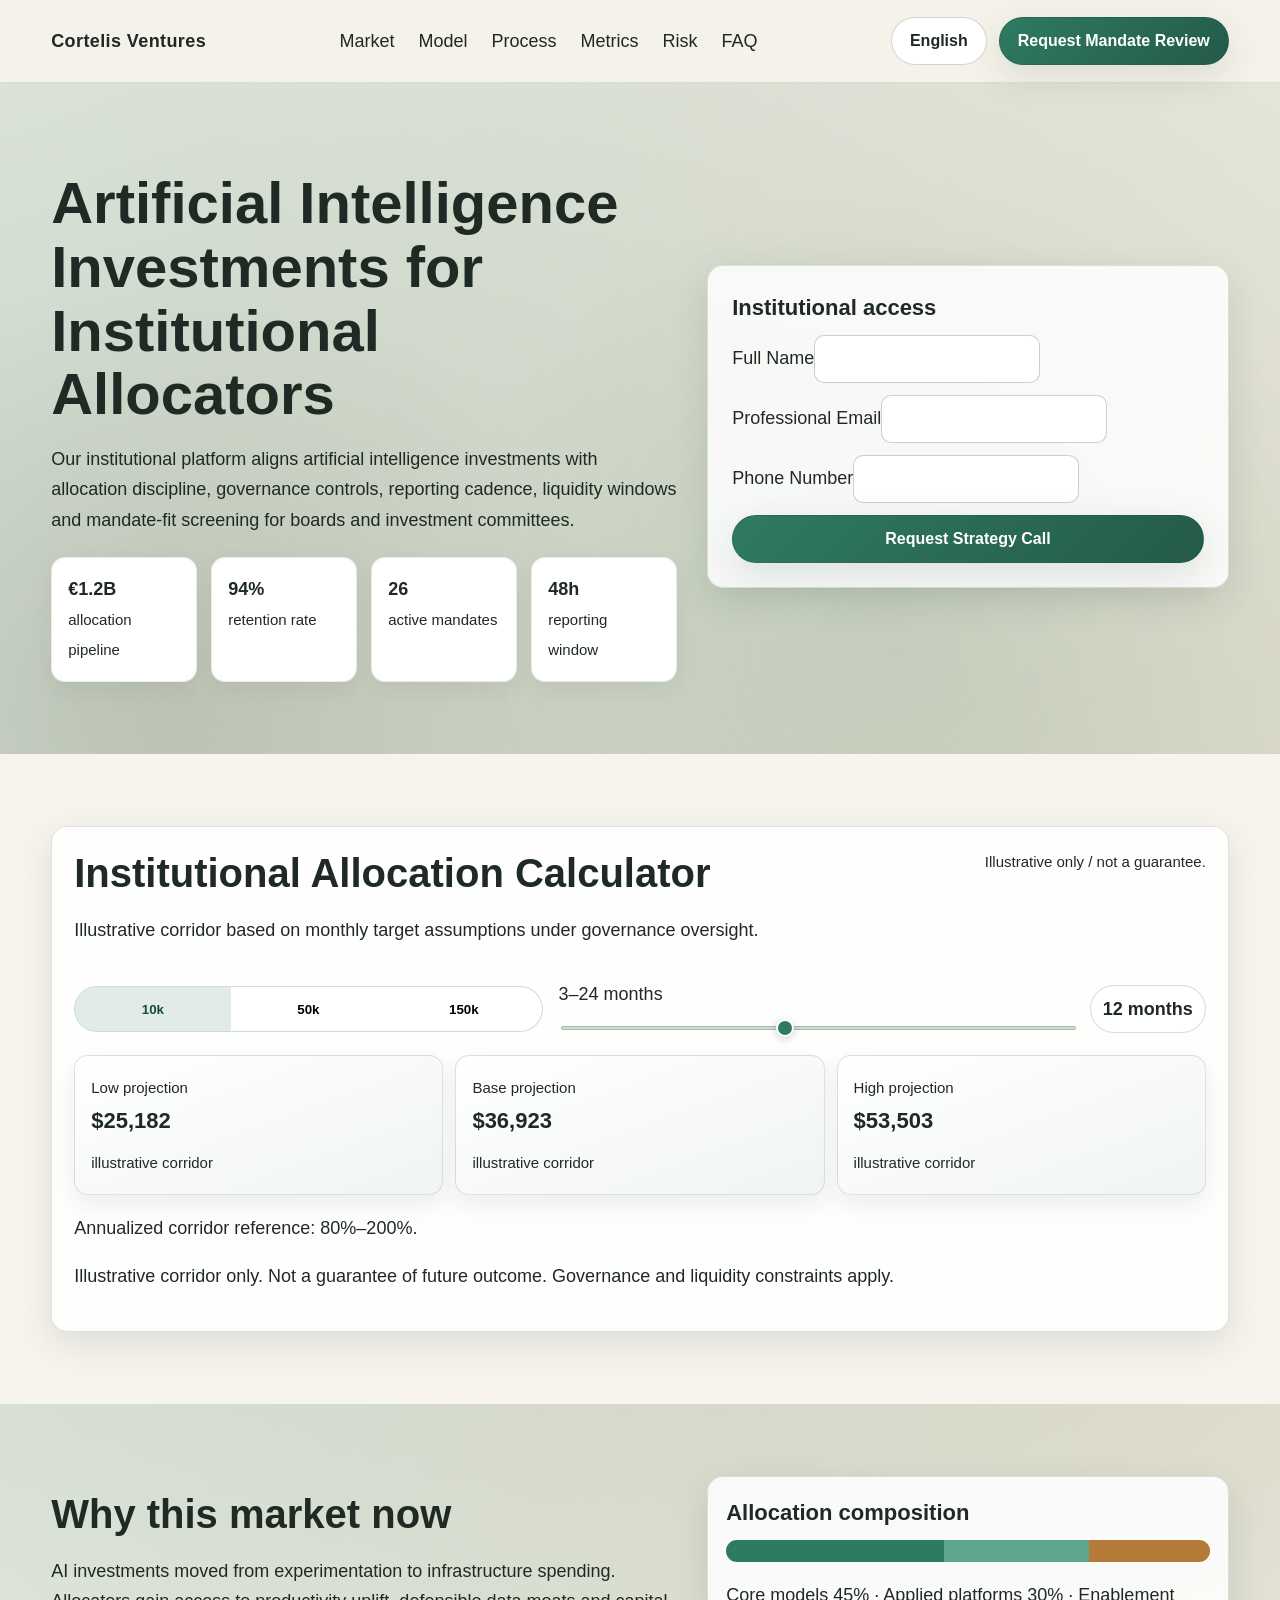
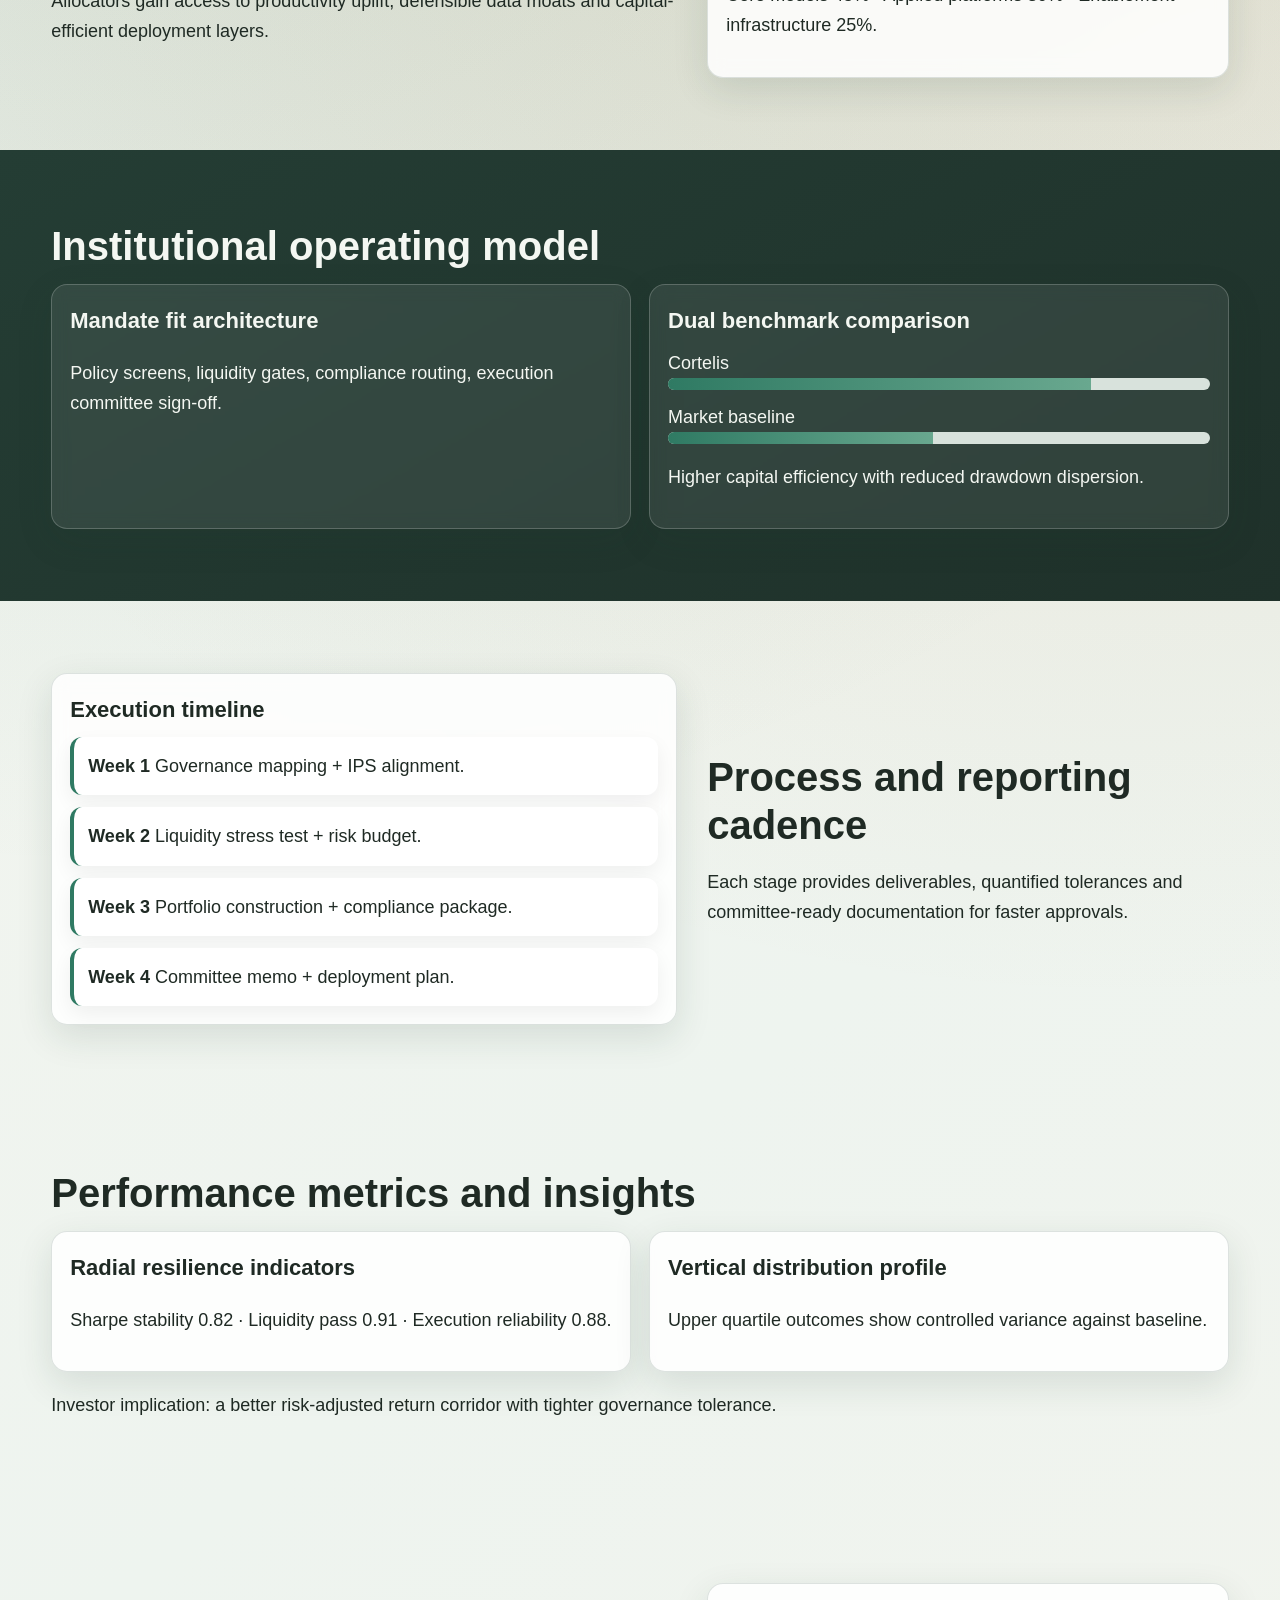
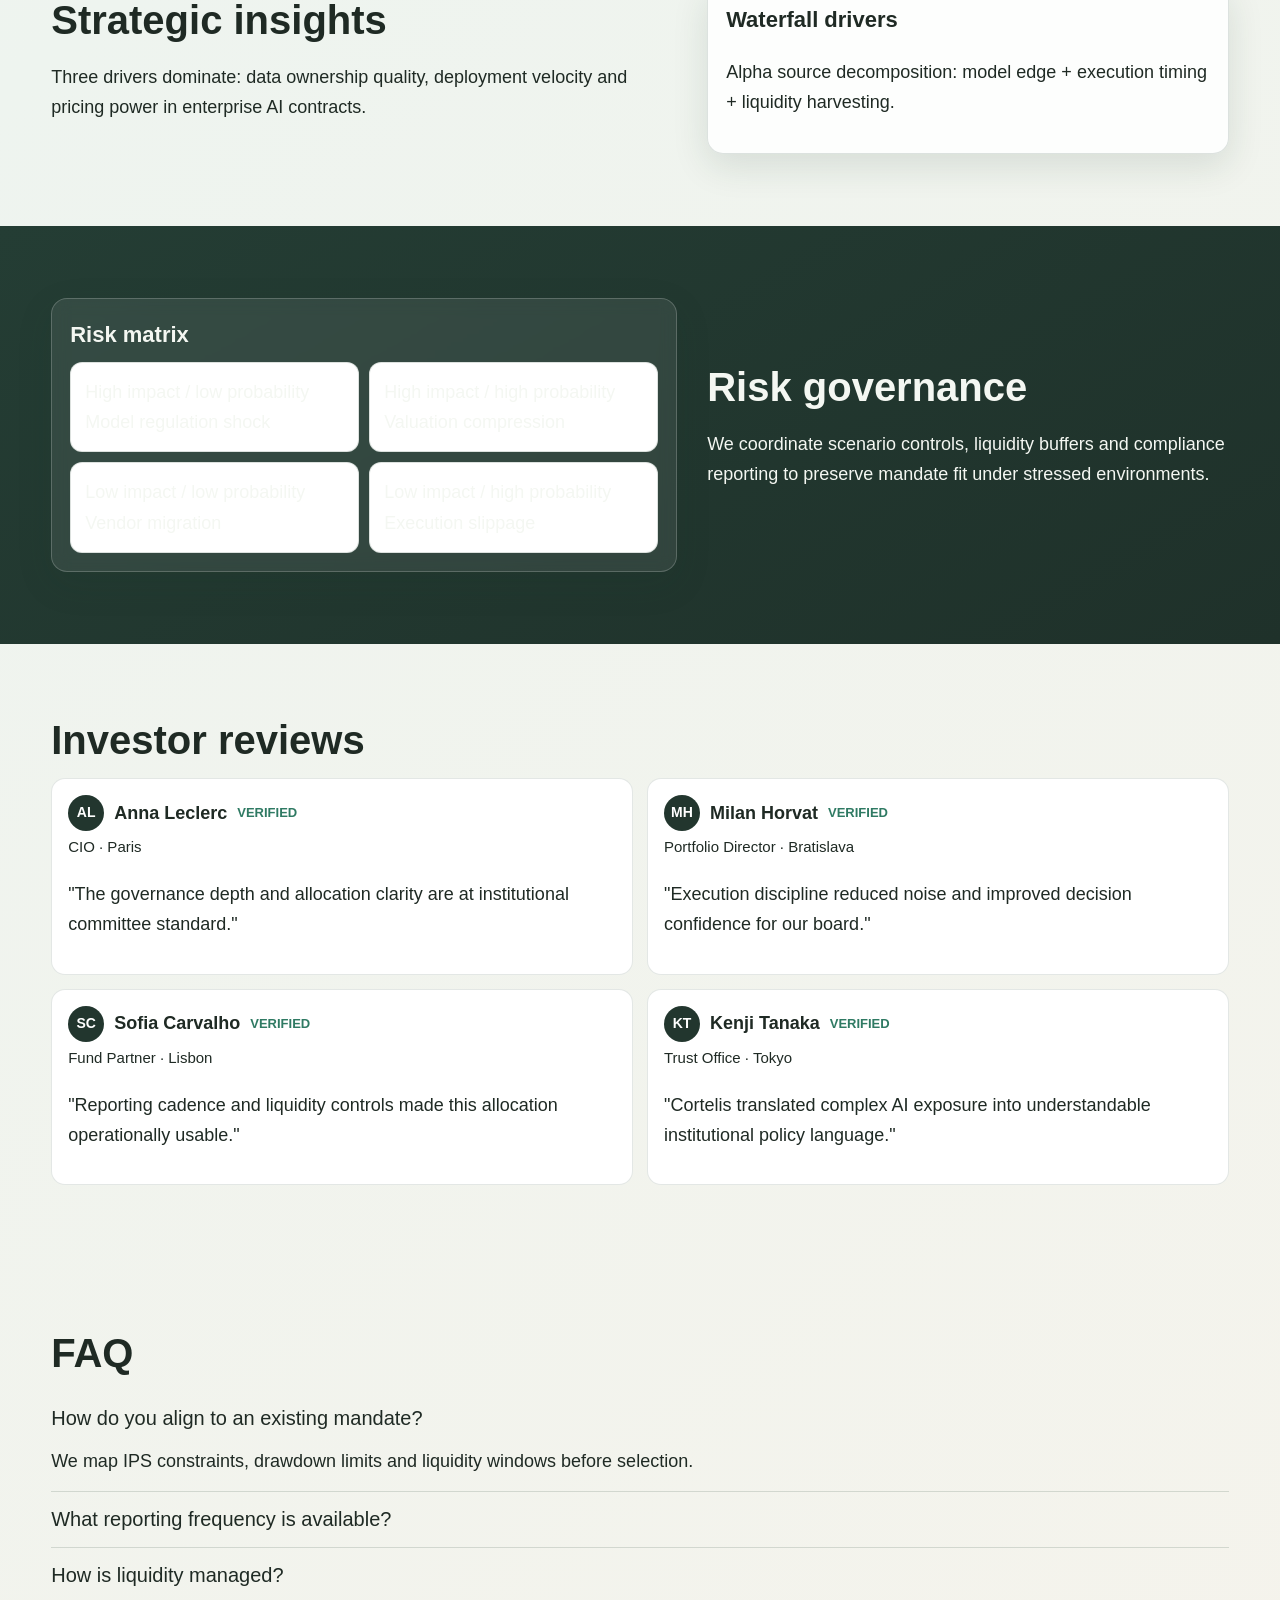
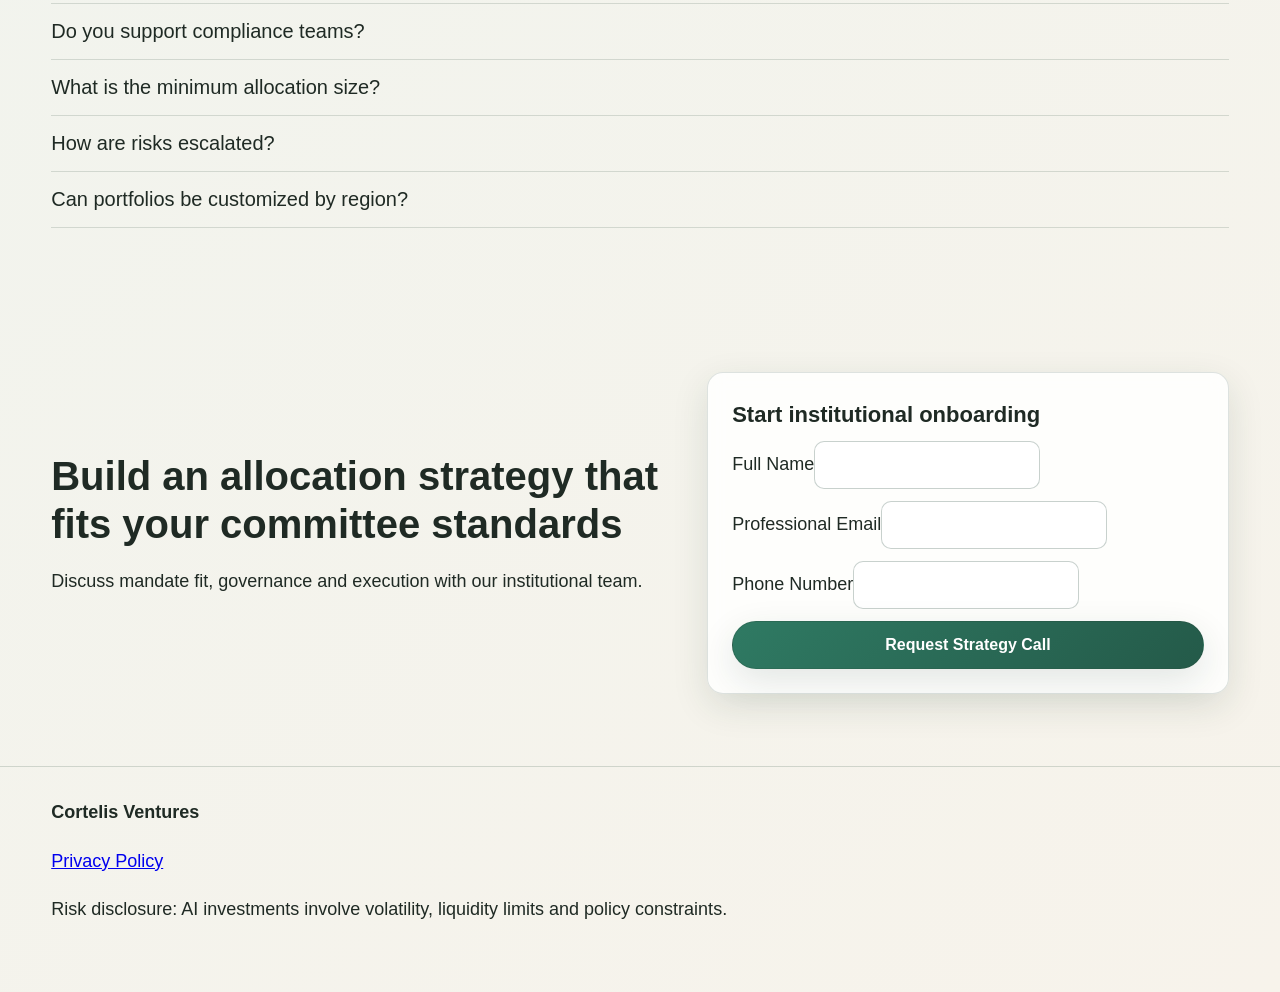
<file: index.html>
<!doctype html><html lang="en"><head><meta charset="utf-8"><meta name="viewport" content="width=device-width,initial-scale=1"><title>Artificial Intelligence Investments for Institutional Allocators | Cortelis Ventures</title><meta name="description" content="Cortelis Ventures delivers institutional AI investment allocations with governance, liquidity design and performance intelligence."><link rel="canonical" href="https://cortelisventures.com/index.html"><meta property="og:title" content="Artificial Intelligence Investments for Institutional Allocators"><meta property="og:description" content="Cortelis Ventures delivers institutional AI investment allocations with governance, liquidity design and performance intelligence."><meta property="og:type" content="website"><meta property="og:url" content="https://cortelisventures.com/index.html"><meta name="twitter:card" content="summary_large_image"><meta name="twitter:title" content="Artificial Intelligence Investments for Institutional Allocators"><meta name="twitter:description" content="Cortelis Ventures delivers institutional AI investment allocations with governance, liquidity design and performance intelligence."><link rel="alternate" hreflang="en" href="https://cortelisventures.com/index.html"><link rel="alternate" hreflang="de" href="https://cortelisventures.com/de/index.html"><link rel="alternate" hreflang="fr" href="https://cortelisventures.com/fr/index.html"><link rel="alternate" hreflang="es" href="https://cortelisventures.com/es/index.html"><link rel="alternate" hreflang="it" href="https://cortelisventures.com/it/index.html"><link rel="alternate" hreflang="tr" href="https://cortelisventures.com/tr/index.html"><link rel="alternate" hreflang="pt" href="https://cortelisventures.com/pt/index.html"><link rel="alternate" hreflang="ja" href="https://cortelisventures.com/jp/index.html"><link rel="alternate" hreflang="sk" href="https://cortelisventures.com/sk/index.html"><link rel="alternate" hreflang="nl-BE" href="https://cortelisventures.com/be/index.html"><link rel="stylesheet" href="assets/style.css"></head><body><div class="bg-mesh"></div><header><div class="container header-inner"><div class="brand">Cortelis Ventures</div><nav><ul><li><a href="#market">Market</a></li><li><a href="#model">Model</a></li><li><a href="#process">Process</a></li><li><a href="#metrics">Metrics</a></li><li><a href="#risk">Risk</a></li><li><a href="#faq">FAQ</a></li></ul></nav><div class="right-zone"><div class="lang lang-desktop"><button class="lang-btn" data-lang-toggle>English</button><div class="lang-menu"><a href="index.html"><span>English</span></a>
<a href="de/index.html"><span>Deutsch</span></a>
<a href="fr/index.html"><span>Français</span></a>
<a href="es/index.html"><span>Español</span></a>
<a href="it/index.html"><span>Italiano</span></a>
<a href="tr/index.html"><span>Türkçe</span></a>
<a href="pt/index.html"><span>Português</span></a>
<a href="jp/index.html"><span>日本語</span></a>
<a href="sk/index.html"><span>Slovenčina</span></a>
<a href="be/index.html"><span>Nederlands</span></a></div></div><a class="cta-btn cta-desktop" href="#final-cta">Request Mandate Review</a><button class="drawer-toggle" aria-label="Open menu">☰</button></div></div></header><aside class="mobile-drawer"><button class="drawer-close" aria-label="Close">×</button><p><a href="#market">Market</a> · <a href="#model">Model</a> · <a href="#process">Process</a> · <a href="#metrics">Metrics</a> · <a href="#risk">Risk</a> · <a href="#faq">FAQ</a></p><div class="lang"><button class="lang-btn" data-lang-toggle>English</button><div class="lang-menu"><a href="index.html"><span>English</span></a>
<a href="de/index.html"><span>Deutsch</span></a>
<a href="fr/index.html"><span>Français</span></a>
<a href="es/index.html"><span>Español</span></a>
<a href="it/index.html"><span>Italiano</span></a>
<a href="tr/index.html"><span>Türkçe</span></a>
<a href="pt/index.html"><span>Português</span></a>
<a href="jp/index.html"><span>日本語</span></a>
<a href="sk/index.html"><span>Slovenčina</span></a>
<a href="be/index.html"><span>Nederlands</span></a></div></div><p><a class="cta-btn" href="#final-cta">Request Mandate Review</a></p></aside><main><section class="hero"><div class="container grid-2"><div><h1>Artificial Intelligence Investments for Institutional Allocators</h1><p>Our institutional platform aligns artificial intelligence investments with allocation discipline, governance controls, reporting cadence, liquidity windows and mandate-fit screening for boards and investment committees.</p><div class="kpi-strip"><div class="kpi"><strong>€1.2B</strong><br><small>allocation pipeline</small></div><div class="kpi"><strong>94%</strong><br><small>retention rate</small></div><div class="kpi"><strong>26</strong><br><small>active mandates</small></div><div class="kpi"><strong>48h</strong><br><small>reporting window</small></div></div></div><div class="glass form-card"><h3>Institutional access</h3><form><label>Full Name<input></label><label>Professional Email<input type="email"></label><label>Phone Number<input></label><button class="cta-btn" type="button">Request Strategy Call</button></form></div></div></section><section class="calc"><div class="container"><div class="glass calc-module"><div class="calc-head"><div><h2>Institutional Allocation Calculator</h2><p>Illustrative corridor based on monthly target assumptions under governance oversight.</p></div><small>Illustrative only / not a guarantee.</small></div><div class="calc-row"><div class="segmented"><button class="seg-btn active" data-amount="10000" type="button">10k</button><button class="seg-btn" data-amount="50000" type="button">50k</button><button class="seg-btn" data-amount="150000" type="button">150k</button></div><div class="slider-wrap"><label for="months">3–24 months</label><input id="months" min="3" max="24" value="12" type="range"></div><div class="pill"><span data-month-val>12</span> months</div></div><div class="result-grid"><article class="result"><small>Low projection</small><h3 data-low></h3><small>illustrative corridor</small></article><article class="result"><small>Base projection</small><h3 data-base></h3><small>illustrative corridor</small></article><article class="result"><small>High projection</small><h3 data-high></h3><small>illustrative corridor</small></article></div><p>Annualized corridor reference: 80%–200%.</p><p>Illustrative corridor only. Not a guarantee of future outcome. Governance and liquidity constraints apply.</p></div></div></section><section id="market"><div class="container grid-2"><div><h2>Why this market now</h2><p>AI investments moved from experimentation to infrastructure spending. Allocators gain access to productivity uplift, defensible data moats and capital-efficient deployment layers.</p></div><div class="glass" style="padding:18px"><h3>Allocation composition</h3><div class="stack-bar"><span></span><span></span><span></span></div><p>Core models 45% · Applied platforms 30% · Enablement infrastructure 25%.</p></div></div></section><section id="model" class="alt"><div class="container"><h2>Institutional operating model</h2><div class="visual-grid"><div class="glass" style="padding:18px"><h3>Mandate fit architecture</h3><p>Policy screens, liquidity gates, compliance routing, execution committee sign-off.</p></div><div class="glass" style="padding:18px"><h3>Dual benchmark comparison</h3><div class="compare-bars"><div class="row">Cortelis<div class="bar"><i style="width:78%"></i></div></div><div class="row">Market baseline<div class="bar"><i style="width:49%"></i></div></div></div><p>Higher capital efficiency with reduced drawdown dispersion.</p></div></div></div></section><section id="process"><div class="container grid-2"><div class="glass" style="padding:18px"><h3>Execution timeline</h3><div class="timeline"><div class="t-item"><strong>Week 1</strong> Governance mapping + IPS alignment.</div><div class="t-item"><strong>Week 2</strong> Liquidity stress test + risk budget.</div><div class="t-item"><strong>Week 3</strong> Portfolio construction + compliance package.</div><div class="t-item"><strong>Week 4</strong> Committee memo + deployment plan.</div></div></div><div><h2>Process and reporting cadence</h2><p>Each stage provides deliverables, quantified tolerances and committee-ready documentation for faster approvals.</p></div></div></section><section id="metrics"><div class="container"><h2>Performance metrics and insights</h2><div class="visual-grid"><article class="glass" style="padding:18px"><h3>Radial resilience indicators</h3><p>Sharpe stability 0.82 · Liquidity pass 0.91 · Execution reliability 0.88.</p></article><article class="glass" style="padding:18px"><h3>Vertical distribution profile</h3><p>Upper quartile outcomes show controlled variance against baseline.</p></article></div><p>Investor implication: a better risk-adjusted return corridor with tighter governance tolerance.</p></div></section><section><div class="container grid-2"><div><h2>Strategic insights</h2><p>Three drivers dominate: data ownership quality, deployment velocity and pricing power in enterprise AI contracts.</p></div><div class="glass" style="padding:18px"><h3>Waterfall drivers</h3><p>Alpha source decomposition: model edge + execution timing + liquidity harvesting.</p></div></div></section><section id="risk" class="alt"><div class="container grid-2"><div class="glass" style="padding:18px"><h3>Risk matrix</h3><div class="risk-matrix"><div>High impact / low probability<br>Model regulation shock</div><div>High impact / high probability<br>Valuation compression</div><div>Low impact / low probability<br>Vendor migration</div><div>Low impact / high probability<br>Execution slippage</div></div></div><div><h2>Risk governance</h2><p>We coordinate scenario controls, liquidity buffers and compliance reporting to preserve mandate fit under stressed environments.</p></div></div></section><section><div class="container"><h2>Investor reviews</h2><div class="review-grid"><article class="review"><div class="rev-head"><div class="avatar">AL</div><strong>Anna Leclerc</strong><span class="verified">VERIFIED</span></div><small>CIO · Paris</small><p>"The governance depth and allocation clarity are at institutional committee standard."</p></article><article class="review"><div class="rev-head"><div class="avatar">MH</div><strong>Milan Horvat</strong><span class="verified">VERIFIED</span></div><small>Portfolio Director · Bratislava</small><p>"Execution discipline reduced noise and improved decision confidence for our board."</p></article><article class="review"><div class="rev-head"><div class="avatar">SC</div><strong>Sofia Carvalho</strong><span class="verified">VERIFIED</span></div><small>Fund Partner · Lisbon</small><p>"Reporting cadence and liquidity controls made this allocation operationally usable."</p></article><article class="review"><div class="rev-head"><div class="avatar">KT</div><strong>Kenji Tanaka</strong><span class="verified">VERIFIED</span></div><small>Trust Office · Tokyo</small><p>"Cortelis translated complex AI exposure into understandable institutional policy language."</p></article></div></div></section><section id="faq"><div class="container"><h2>FAQ</h2><div class="faq-item open"><button class="faq-q" type="button">How do you align to an existing mandate?</button><div class="faq-answer">We map IPS constraints, drawdown limits and liquidity windows before selection.</div></div><div class="faq-item"><button class="faq-q" type="button">What reporting frequency is available?</button><div class="faq-answer">Monthly committee packs and ad-hoc event reporting within 48 hours.</div></div><div class="faq-item"><button class="faq-q" type="button">How is liquidity managed?</button><div class="faq-answer">Tiered liquidity buckets and stress scenarios are built into construction.</div></div><div class="faq-item"><button class="faq-q" type="button">Do you support compliance teams?</button><div class="faq-answer">Yes, we provide disclosure memos, policy mapping and controls evidence.</div></div><div class="faq-item"><button class="faq-q" type="button">What is the minimum allocation size?</button><div class="faq-answer">Initial mandates typically begin at institutional ticket sizes from €250k.</div></div><div class="faq-item"><button class="faq-q" type="button">How are risks escalated?</button><div class="faq-answer">Escalation thresholds trigger governance alerts and tactical de-risking actions.</div></div><div class="faq-item"><button class="faq-q" type="button">Can portfolios be customized by region?</button><div class="faq-answer">Yes, strategy sleeves can be adjusted for jurisdiction and policy limitations.</div></div></div></section><section id="final-cta"><div class="container grid-2"><div><h2>Build an allocation strategy that fits your committee standards</h2><p>Discuss mandate fit, governance and execution with our institutional team.</p></div><div class="glass form-card"><h3>Start institutional onboarding</h3><form><label>Full Name<input></label><label>Professional Email<input type="email"></label><label>Phone Number<input></label><button class="cta-btn" type="button">Request Strategy Call</button></form></div></div></section></main><footer><div class="container"><strong>Cortelis Ventures</strong><p><a href="#" data-open-privacy>Privacy Policy</a></p><p>Risk disclosure: AI investments involve volatility, liquidity limits and policy constraints.</p></div></footer><div class="modal-backdrop"><div class="modal"><div class="modal-head"><button class="modal-x" data-close-privacy aria-label="Close">×</button></div><div class="modal-content"><h3>Introduction</h3><p>This policy explains how Cortelis Ventures handles personal data for institutional engagement.</p><h3>Data collection</h3><p>We collect identity, professional contact and interaction data submitted through forms.</p><h3>Legal basis</h3><p>Processing is based on consent, contractual steps and legitimate institutional communication.</p><h3>Cookies</h3><p>Essential cookies support security, language experience and session continuity.</p><h3>Retention</h3><p>Records are retained only for required regulatory and client-service periods.</p><h3>Third-party sharing</h3><p>Data may be shared with compliance, audit and infrastructure providers under agreement.</p><h3>Security</h3><p>Encryption, access control and monitoring protect confidentiality and integrity.</p><h3>User rights</h3><p>You may request access, correction, deletion or processing restriction where permitted.</p><h3>International transfers</h3><p>Cross-border transfers use contractual safeguards and regional compliance checks.</p><h3>Industry risk disclosure</h3><p>Investment outcomes are uncertain and not guaranteed, including AI-related allocations.</p><h3>Contact</h3><p>privacy@cortelisventures.com</p></div><div class="modal-foot"><button class="lang-btn" data-close-privacy>Close</button></div></div></div><script type="application/ld+json">{"@context":"https://schema.org","@graph":[{"@type":"Organization","name":"Cortelis Ventures","url":"https://cortelisventures.com"},{"@type":"WebSite","name":"Cortelis Ventures","url":"https://cortelisventures.com"},{"@type":"FAQPage","mainEntity":[{"@type":"Question","name":"How do you align to an existing mandate?","acceptedAnswer":{"@type":"Answer","text":"We map IPS constraints before deployment."}}]},{"@type":"Review","author":{"@type":"Person","name":"Anna Leclerc"},"reviewBody":"Governance depth meets institutional standards.","reviewRating":{"@type":"Rating","ratingValue":"5"}}]}</script><script src="assets/app.js" defer></script></body></html>
</file>
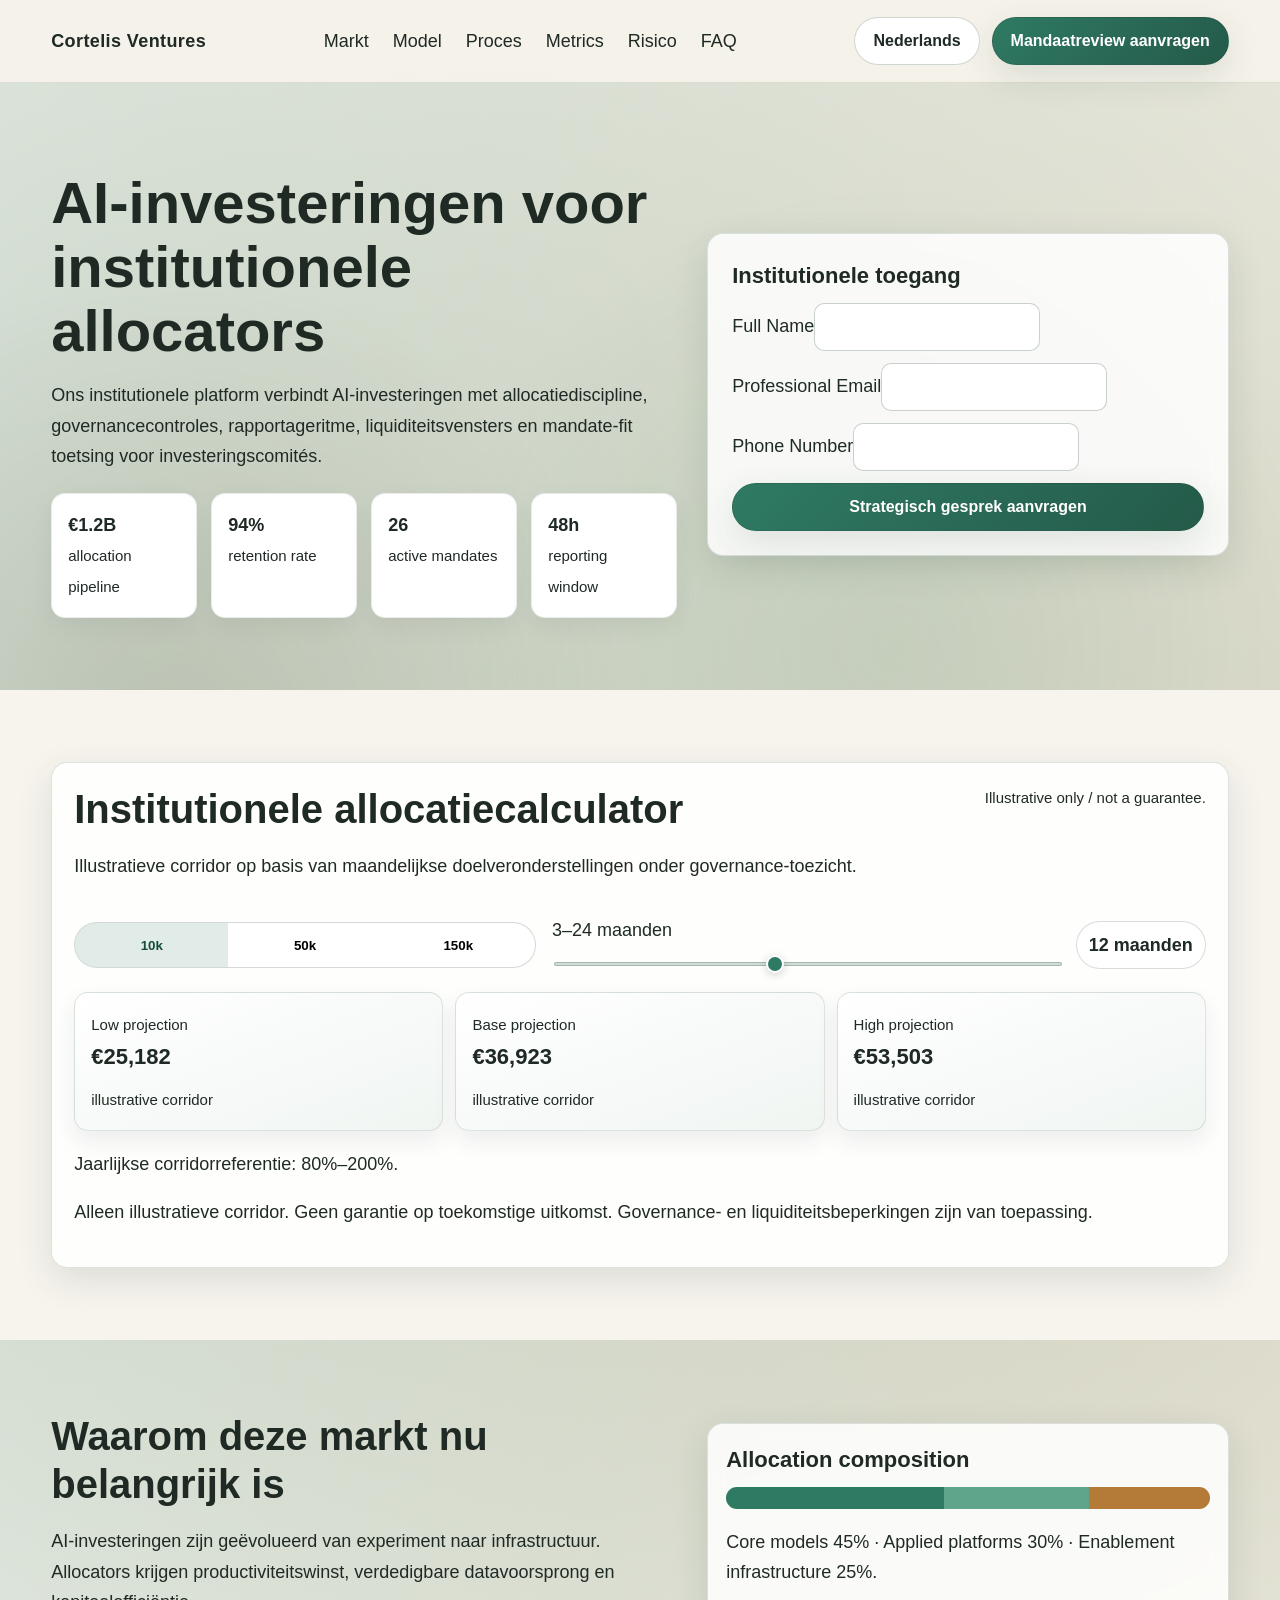
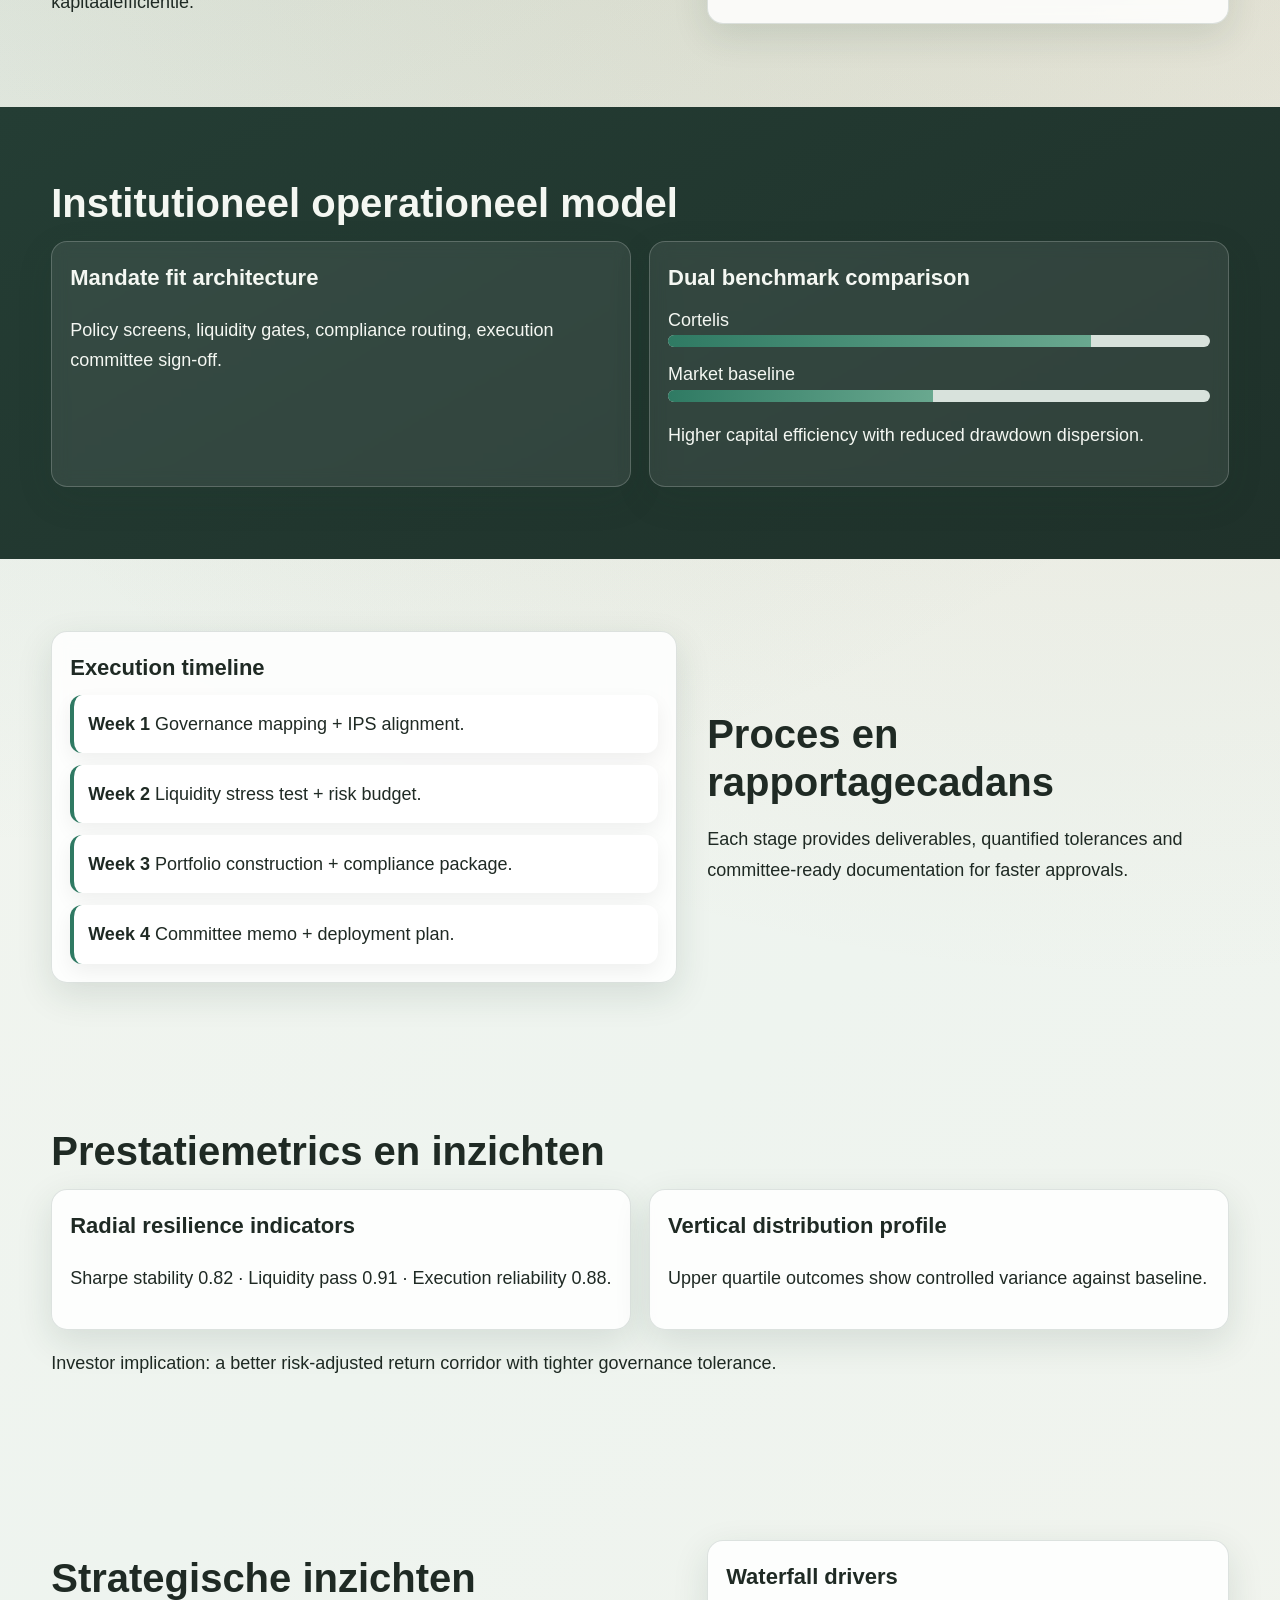
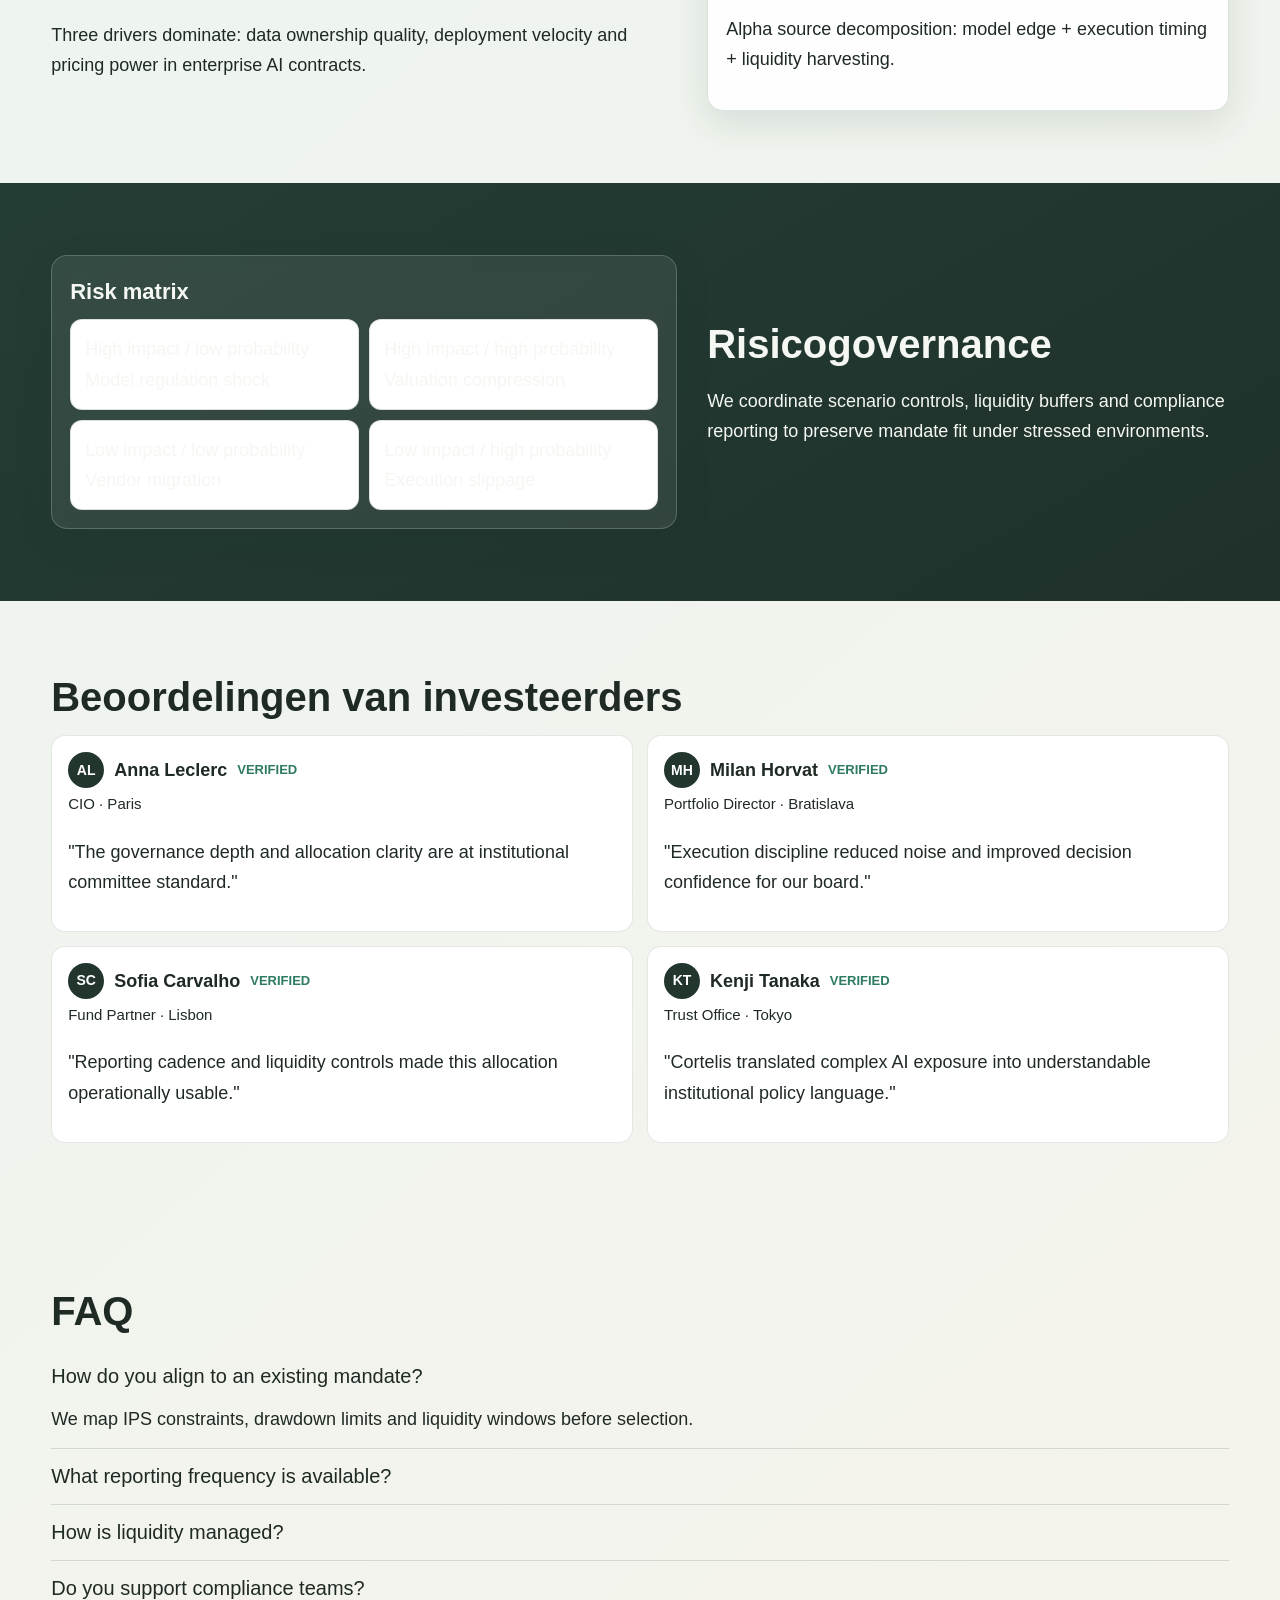
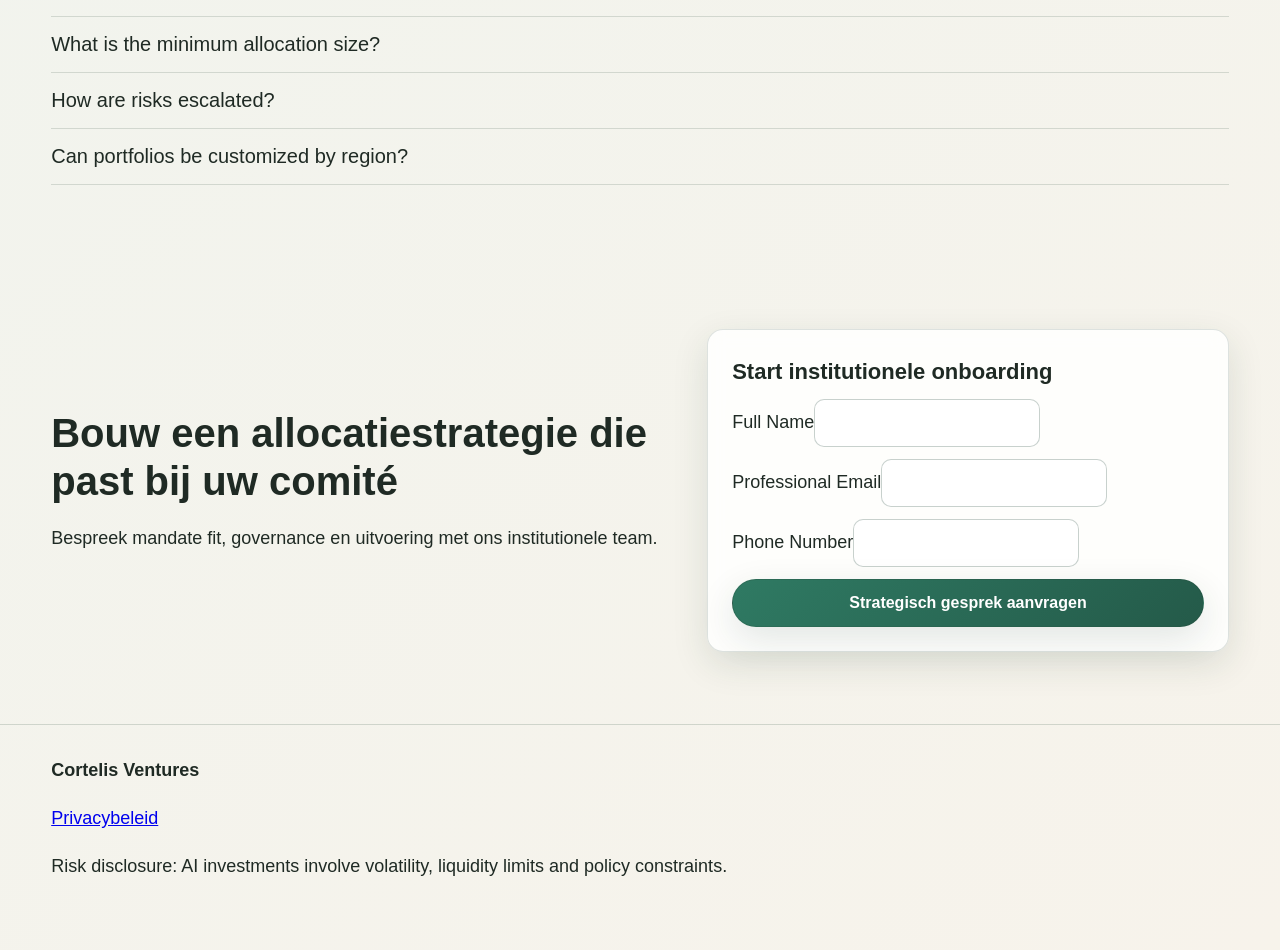
<file: be/index.html>
<!doctype html><html lang="be"><head><meta charset="utf-8"><meta name="viewport" content="width=device-width,initial-scale=1"><title>AI-investeringen voor institutionele allocators | Cortelis Ventures</title><meta name="description" content="Cortelis Ventures levert institutionele AI-allocaties met governance, liquiditeit en risicogestuurd rendement."><link rel="canonical" href="https://cortelisventures.com/be/index.html"><meta property="og:title" content="AI-investeringen voor institutionele allocators"><meta property="og:description" content="Cortelis Ventures levert institutionele AI-allocaties met governance, liquiditeit en risicogestuurd rendement."><meta property="og:type" content="website"><meta property="og:url" content="https://cortelisventures.com/be/index.html"><meta name="twitter:card" content="summary_large_image"><meta name="twitter:title" content="AI-investeringen voor institutionele allocators"><meta name="twitter:description" content="Cortelis Ventures levert institutionele AI-allocaties met governance, liquiditeit en risicogestuurd rendement."><link rel="alternate" hreflang="en" href="https://cortelisventures.com/index.html"><link rel="alternate" hreflang="de" href="https://cortelisventures.com/de/index.html"><link rel="alternate" hreflang="fr" href="https://cortelisventures.com/fr/index.html"><link rel="alternate" hreflang="es" href="https://cortelisventures.com/es/index.html"><link rel="alternate" hreflang="it" href="https://cortelisventures.com/it/index.html"><link rel="alternate" hreflang="tr" href="https://cortelisventures.com/tr/index.html"><link rel="alternate" hreflang="pt" href="https://cortelisventures.com/pt/index.html"><link rel="alternate" hreflang="ja" href="https://cortelisventures.com/jp/index.html"><link rel="alternate" hreflang="sk" href="https://cortelisventures.com/sk/index.html"><link rel="alternate" hreflang="nl-BE" href="https://cortelisventures.com/be/index.html"><link rel="stylesheet" href="../assets/style.css"></head><body><div class="bg-mesh"></div><header><div class="container header-inner"><div class="brand">Cortelis Ventures</div><nav><ul><li><a href="#market">Markt</a></li><li><a href="#model">Model</a></li><li><a href="#process">Proces</a></li><li><a href="#metrics">Metrics</a></li><li><a href="#risk">Risico</a></li><li><a href="#faq">FAQ</a></li></ul></nav><div class="right-zone"><div class="lang lang-desktop"><button class="lang-btn" data-lang-toggle>Nederlands</button><div class="lang-menu"><a href="../index.html"><span>English</span></a>
<a href="../de/index.html"><span>Deutsch</span></a>
<a href="../fr/index.html"><span>Français</span></a>
<a href="../es/index.html"><span>Español</span></a>
<a href="../it/index.html"><span>Italiano</span></a>
<a href="../tr/index.html"><span>Türkçe</span></a>
<a href="../pt/index.html"><span>Português</span></a>
<a href="../jp/index.html"><span>日本語</span></a>
<a href="../sk/index.html"><span>Slovenčina</span></a>
<a href="../be/index.html"><span>Nederlands</span></a></div></div><a class="cta-btn cta-desktop" href="#final-cta">Mandaatreview aanvragen</a><button class="drawer-toggle" aria-label="Open menu">☰</button></div></div></header><aside class="mobile-drawer"><button class="drawer-close" aria-label="Close">×</button><p><a href="#market">Markt</a> · <a href="#model">Model</a> · <a href="#process">Proces</a> · <a href="#metrics">Metrics</a> · <a href="#risk">Risico</a> · <a href="#faq">FAQ</a></p><div class="lang"><button class="lang-btn" data-lang-toggle>Nederlands</button><div class="lang-menu"><a href="../index.html"><span>English</span></a>
<a href="../de/index.html"><span>Deutsch</span></a>
<a href="../fr/index.html"><span>Français</span></a>
<a href="../es/index.html"><span>Español</span></a>
<a href="../it/index.html"><span>Italiano</span></a>
<a href="../tr/index.html"><span>Türkçe</span></a>
<a href="../pt/index.html"><span>Português</span></a>
<a href="../jp/index.html"><span>日本語</span></a>
<a href="../sk/index.html"><span>Slovenčina</span></a>
<a href="../be/index.html"><span>Nederlands</span></a></div></div><p><a class="cta-btn" href="#final-cta">Mandaatreview aanvragen</a></p></aside><main><section class="hero"><div class="container grid-2"><div><h1>AI-investeringen voor institutionele allocators</h1><p>Ons institutionele platform verbindt AI-investeringen met allocatiediscipline, governancecontroles, rapportageritme, liquiditeitsvensters en mandate-fit toetsing voor investeringscomités.</p><div class="kpi-strip"><div class="kpi"><strong>€1.2B</strong><br><small>allocation pipeline</small></div><div class="kpi"><strong>94%</strong><br><small>retention rate</small></div><div class="kpi"><strong>26</strong><br><small>active mandates</small></div><div class="kpi"><strong>48h</strong><br><small>reporting window</small></div></div></div><div class="glass form-card"><h3>Institutionele toegang</h3><form><label>Full Name<input></label><label>Professional Email<input type="email"></label><label>Phone Number<input></label><button class="cta-btn" type="button">Strategisch gesprek aanvragen</button></form></div></div></section><section class="calc"><div class="container"><div class="glass calc-module"><div class="calc-head"><div><h2>Institutionele allocatiecalculator</h2><p>Illustratieve corridor op basis van maandelijkse doelveronderstellingen onder governance-toezicht.</p></div><small>Illustrative only / not a guarantee.</small></div><div class="calc-row"><div class="segmented"><button class="seg-btn active" data-amount="10000" type="button">10k</button><button class="seg-btn" data-amount="50000" type="button">50k</button><button class="seg-btn" data-amount="150000" type="button">150k</button></div><div class="slider-wrap"><label for="months">3–24 maanden</label><input id="months" min="3" max="24" value="12" type="range"></div><div class="pill"><span data-month-val>12</span> maanden</div></div><div class="result-grid"><article class="result"><small>Low projection</small><h3 data-low></h3><small>illustrative corridor</small></article><article class="result"><small>Base projection</small><h3 data-base></h3><small>illustrative corridor</small></article><article class="result"><small>High projection</small><h3 data-high></h3><small>illustrative corridor</small></article></div><p>Jaarlijkse corridorreferentie: 80%–200%.</p><p>Alleen illustratieve corridor. Geen garantie op toekomstige uitkomst. Governance- en liquiditeitsbeperkingen zijn van toepassing.</p></div></div></section><section id="market"><div class="container grid-2"><div><h2>Waarom deze markt nu belangrijk is</h2><p>AI-investeringen zijn geëvolueerd van experiment naar infrastructuur. Allocators krijgen productiviteitswinst, verdedigbare datavoorsprong en kapitaalefficiëntie.</p></div><div class="glass" style="padding:18px"><h3>Allocation composition</h3><div class="stack-bar"><span></span><span></span><span></span></div><p>Core models 45% · Applied platforms 30% · Enablement infrastructure 25%.</p></div></div></section><section id="model" class="alt"><div class="container"><h2>Institutioneel operationeel model</h2><div class="visual-grid"><div class="glass" style="padding:18px"><h3>Mandate fit architecture</h3><p>Policy screens, liquidity gates, compliance routing, execution committee sign-off.</p></div><div class="glass" style="padding:18px"><h3>Dual benchmark comparison</h3><div class="compare-bars"><div class="row">Cortelis<div class="bar"><i style="width:78%"></i></div></div><div class="row">Market baseline<div class="bar"><i style="width:49%"></i></div></div></div><p>Higher capital efficiency with reduced drawdown dispersion.</p></div></div></div></section><section id="process"><div class="container grid-2"><div class="glass" style="padding:18px"><h3>Execution timeline</h3><div class="timeline"><div class="t-item"><strong>Week 1</strong> Governance mapping + IPS alignment.</div><div class="t-item"><strong>Week 2</strong> Liquidity stress test + risk budget.</div><div class="t-item"><strong>Week 3</strong> Portfolio construction + compliance package.</div><div class="t-item"><strong>Week 4</strong> Committee memo + deployment plan.</div></div></div><div><h2>Proces en rapportagecadans</h2><p>Each stage provides deliverables, quantified tolerances and committee-ready documentation for faster approvals.</p></div></div></section><section id="metrics"><div class="container"><h2>Prestatiemetrics en inzichten</h2><div class="visual-grid"><article class="glass" style="padding:18px"><h3>Radial resilience indicators</h3><p>Sharpe stability 0.82 · Liquidity pass 0.91 · Execution reliability 0.88.</p></article><article class="glass" style="padding:18px"><h3>Vertical distribution profile</h3><p>Upper quartile outcomes show controlled variance against baseline.</p></article></div><p>Investor implication: a better risk-adjusted return corridor with tighter governance tolerance.</p></div></section><section><div class="container grid-2"><div><h2>Strategische inzichten</h2><p>Three drivers dominate: data ownership quality, deployment velocity and pricing power in enterprise AI contracts.</p></div><div class="glass" style="padding:18px"><h3>Waterfall drivers</h3><p>Alpha source decomposition: model edge + execution timing + liquidity harvesting.</p></div></div></section><section id="risk" class="alt"><div class="container grid-2"><div class="glass" style="padding:18px"><h3>Risk matrix</h3><div class="risk-matrix"><div>High impact / low probability<br>Model regulation shock</div><div>High impact / high probability<br>Valuation compression</div><div>Low impact / low probability<br>Vendor migration</div><div>Low impact / high probability<br>Execution slippage</div></div></div><div><h2>Risicogovernance</h2><p>We coordinate scenario controls, liquidity buffers and compliance reporting to preserve mandate fit under stressed environments.</p></div></div></section><section><div class="container"><h2>Beoordelingen van investeerders</h2><div class="review-grid"><article class="review"><div class="rev-head"><div class="avatar">AL</div><strong>Anna Leclerc</strong><span class="verified">VERIFIED</span></div><small>CIO · Paris</small><p>"The governance depth and allocation clarity are at institutional committee standard."</p></article><article class="review"><div class="rev-head"><div class="avatar">MH</div><strong>Milan Horvat</strong><span class="verified">VERIFIED</span></div><small>Portfolio Director · Bratislava</small><p>"Execution discipline reduced noise and improved decision confidence for our board."</p></article><article class="review"><div class="rev-head"><div class="avatar">SC</div><strong>Sofia Carvalho</strong><span class="verified">VERIFIED</span></div><small>Fund Partner · Lisbon</small><p>"Reporting cadence and liquidity controls made this allocation operationally usable."</p></article><article class="review"><div class="rev-head"><div class="avatar">KT</div><strong>Kenji Tanaka</strong><span class="verified">VERIFIED</span></div><small>Trust Office · Tokyo</small><p>"Cortelis translated complex AI exposure into understandable institutional policy language."</p></article></div></div></section><section id="faq"><div class="container"><h2>FAQ</h2><div class="faq-item open"><button class="faq-q" type="button">How do you align to an existing mandate?</button><div class="faq-answer">We map IPS constraints, drawdown limits and liquidity windows before selection.</div></div><div class="faq-item"><button class="faq-q" type="button">What reporting frequency is available?</button><div class="faq-answer">Monthly committee packs and ad-hoc event reporting within 48 hours.</div></div><div class="faq-item"><button class="faq-q" type="button">How is liquidity managed?</button><div class="faq-answer">Tiered liquidity buckets and stress scenarios are built into construction.</div></div><div class="faq-item"><button class="faq-q" type="button">Do you support compliance teams?</button><div class="faq-answer">Yes, we provide disclosure memos, policy mapping and controls evidence.</div></div><div class="faq-item"><button class="faq-q" type="button">What is the minimum allocation size?</button><div class="faq-answer">Initial mandates typically begin at institutional ticket sizes from €250k.</div></div><div class="faq-item"><button class="faq-q" type="button">How are risks escalated?</button><div class="faq-answer">Escalation thresholds trigger governance alerts and tactical de-risking actions.</div></div><div class="faq-item"><button class="faq-q" type="button">Can portfolios be customized by region?</button><div class="faq-answer">Yes, strategy sleeves can be adjusted for jurisdiction and policy limitations.</div></div></div></section><section id="final-cta"><div class="container grid-2"><div><h2>Bouw een allocatiestrategie die past bij uw comité</h2><p>Bespreek mandate fit, governance en uitvoering met ons institutionele team.</p></div><div class="glass form-card"><h3>Start institutionele onboarding</h3><form><label>Full Name<input></label><label>Professional Email<input type="email"></label><label>Phone Number<input></label><button class="cta-btn" type="button">Strategisch gesprek aanvragen</button></form></div></div></section></main><footer><div class="container"><strong>Cortelis Ventures</strong><p><a href="#" data-open-privacy>Privacybeleid</a></p><p>Risk disclosure: AI investments involve volatility, liquidity limits and policy constraints.</p></div></footer><div class="modal-backdrop"><div class="modal"><div class="modal-head"><button class="modal-x" data-close-privacy aria-label="Close">×</button></div><div class="modal-content"><h3>Introduction</h3><p>This policy explains how Cortelis Ventures handles personal data for institutional engagement.</p><h3>Data collection</h3><p>We collect identity, professional contact and interaction data submitted through forms.</p><h3>Legal basis</h3><p>Processing is based on consent, contractual steps and legitimate institutional communication.</p><h3>Cookies</h3><p>Essential cookies support security, language experience and session continuity.</p><h3>Retention</h3><p>Records are retained only for required regulatory and client-service periods.</p><h3>Third-party sharing</h3><p>Data may be shared with compliance, audit and infrastructure providers under agreement.</p><h3>Security</h3><p>Encryption, access control and monitoring protect confidentiality and integrity.</p><h3>User rights</h3><p>You may request access, correction, deletion or processing restriction where permitted.</p><h3>International transfers</h3><p>Cross-border transfers use contractual safeguards and regional compliance checks.</p><h3>Industry risk disclosure</h3><p>Investment outcomes are uncertain and not guaranteed, including AI-related allocations.</p><h3>Contact</h3><p>privacy@cortelisventures.com</p></div><div class="modal-foot"><button class="lang-btn" data-close-privacy>Sluiten</button></div></div></div><script type="application/ld+json">{"@context":"https://schema.org","@graph":[{"@type":"Organization","name":"Cortelis Ventures","url":"https://cortelisventures.com"},{"@type":"WebSite","name":"Cortelis Ventures","url":"https://cortelisventures.com"},{"@type":"FAQPage","mainEntity":[{"@type":"Question","name":"How do you align to an existing mandate?","acceptedAnswer":{"@type":"Answer","text":"We map IPS constraints before deployment."}}]},{"@type":"Review","author":{"@type":"Person","name":"Anna Leclerc"},"reviewBody":"Governance depth meets institutional standards.","reviewRating":{"@type":"Rating","ratingValue":"5"}}]}</script><script src="../assets/app.js" defer></script></body></html>
</file>
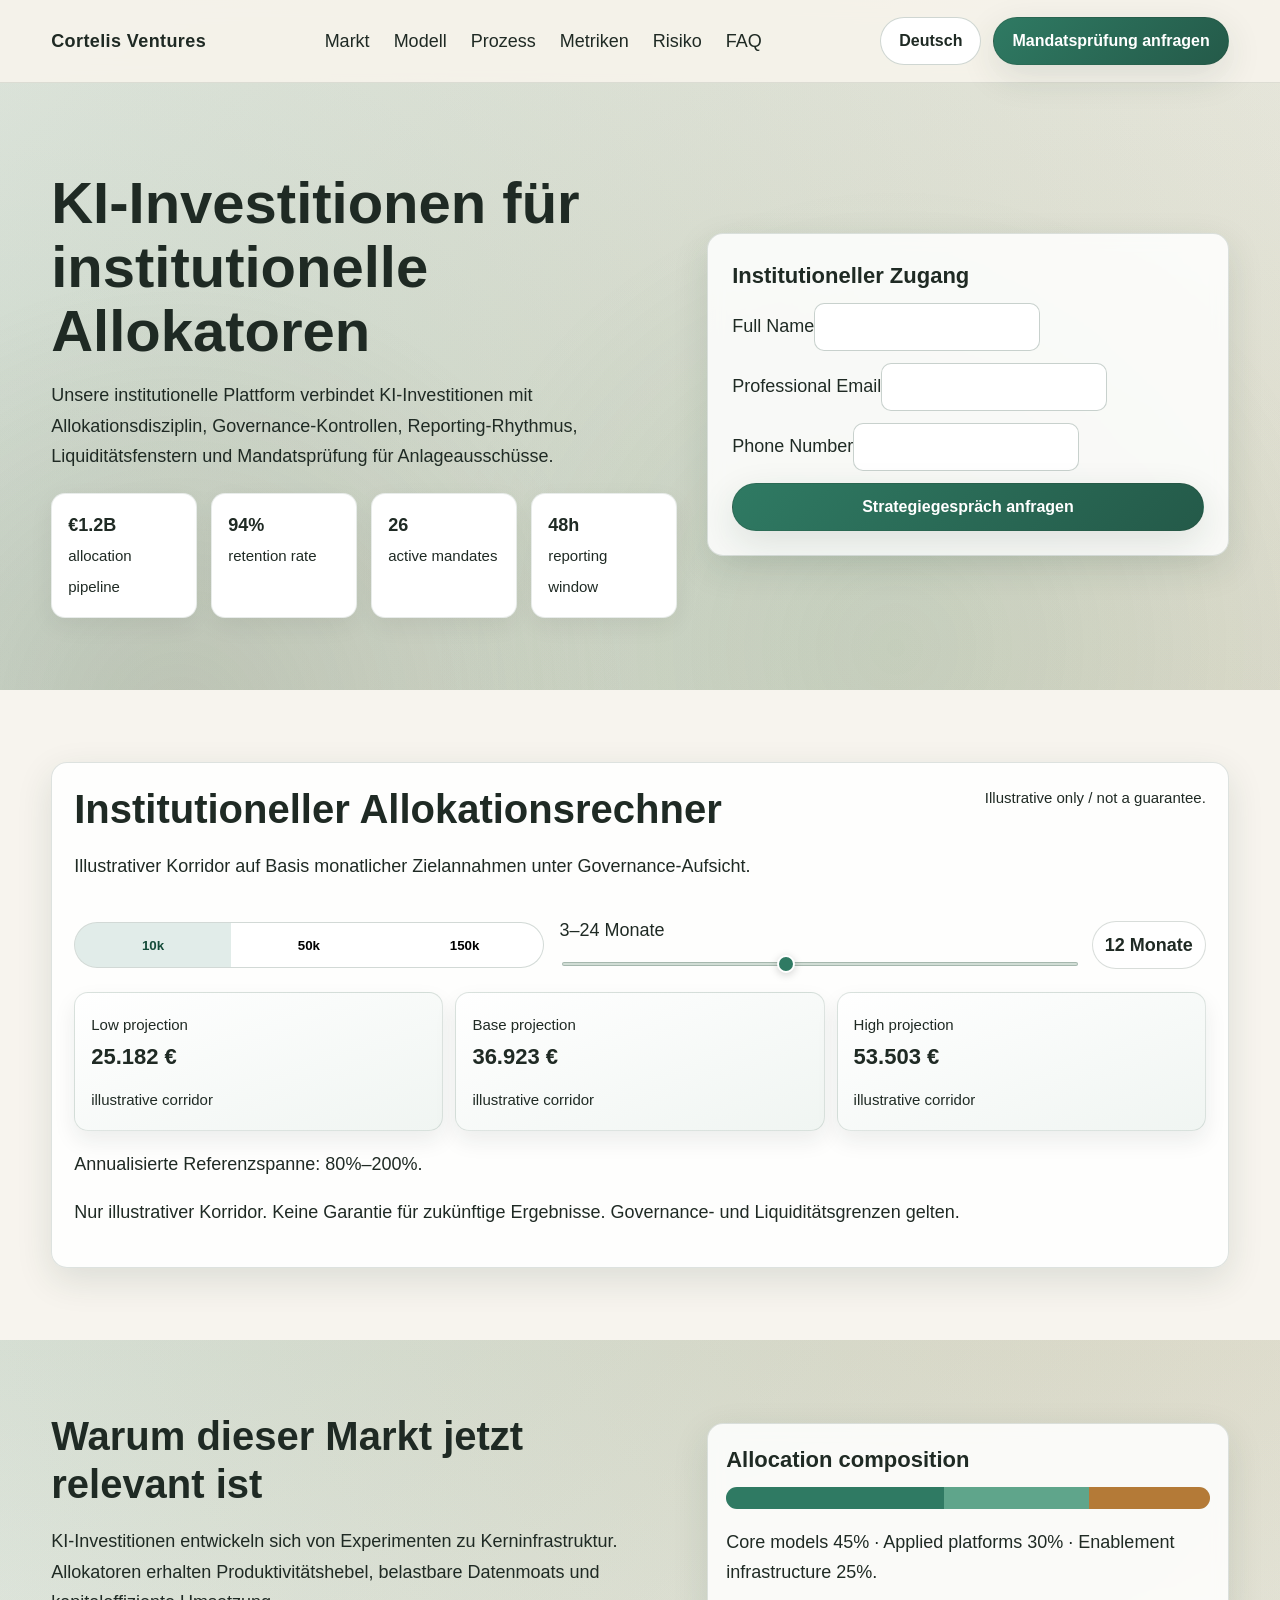
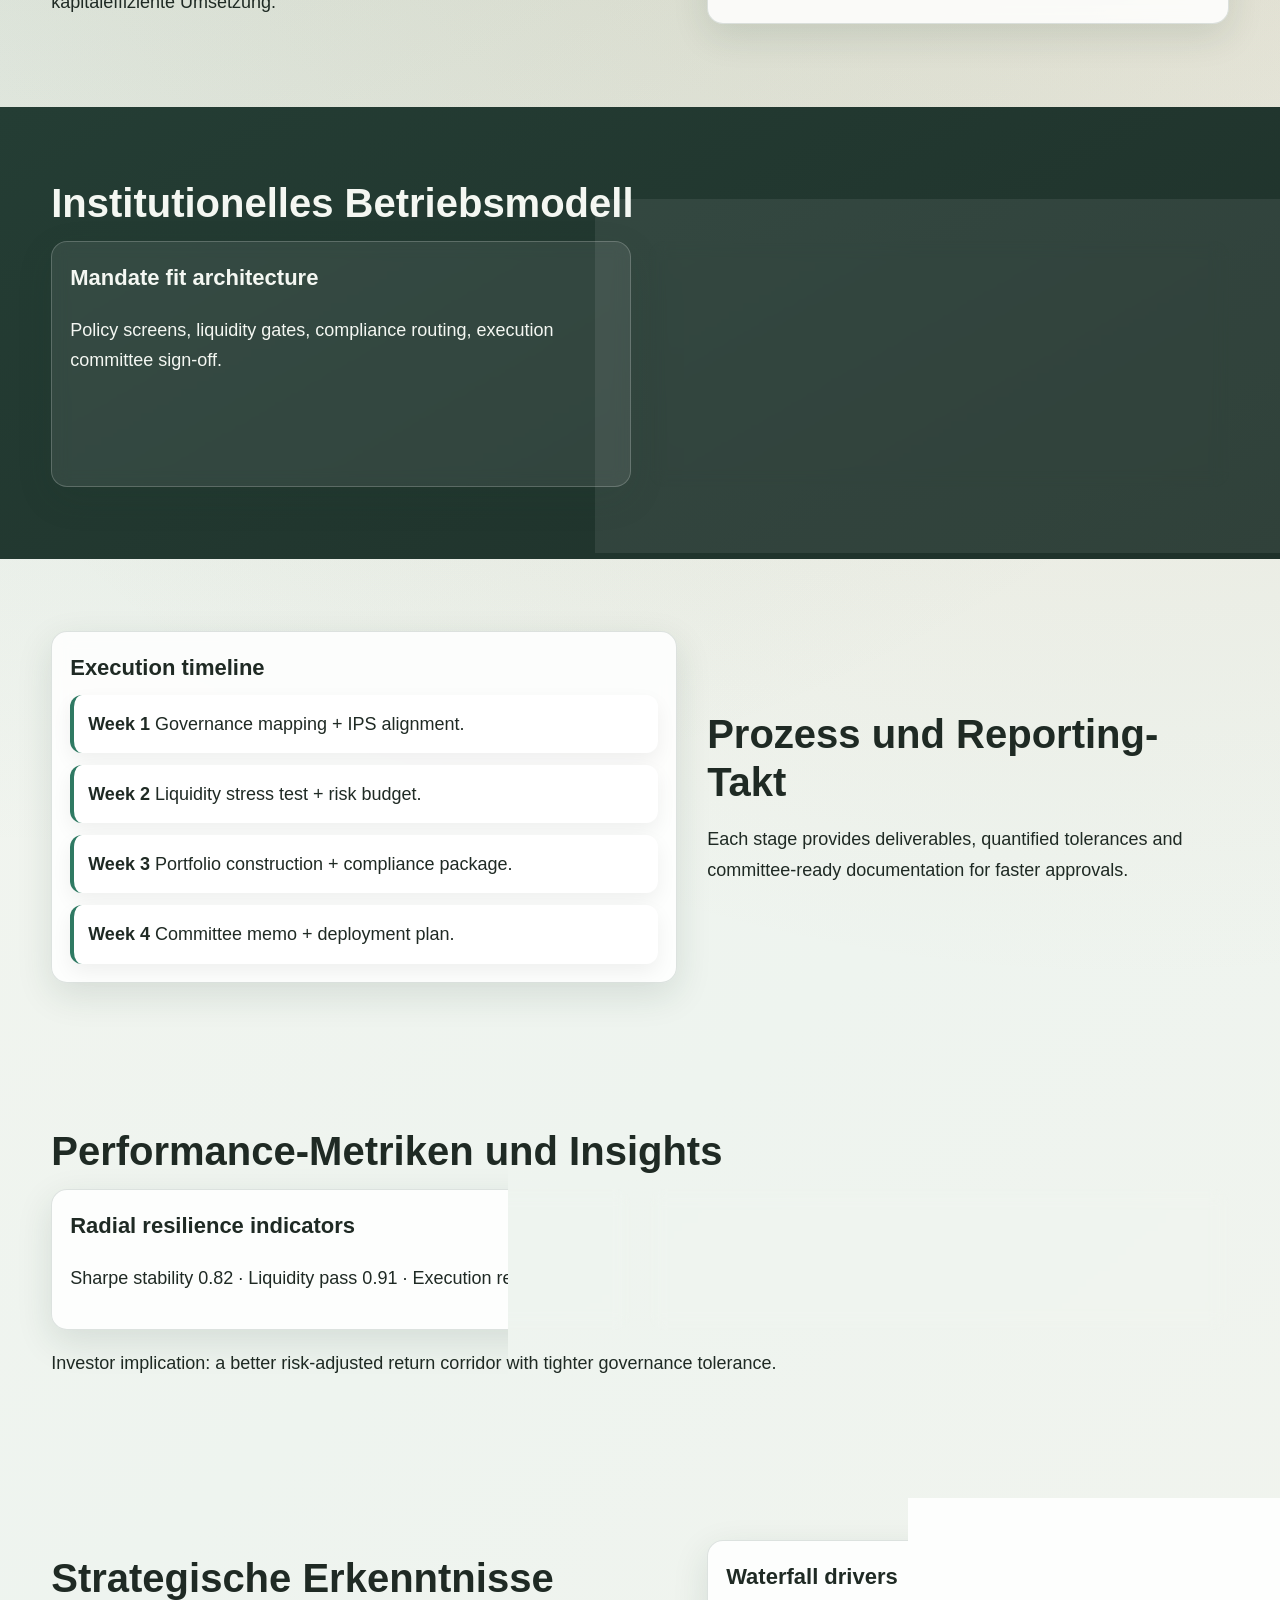
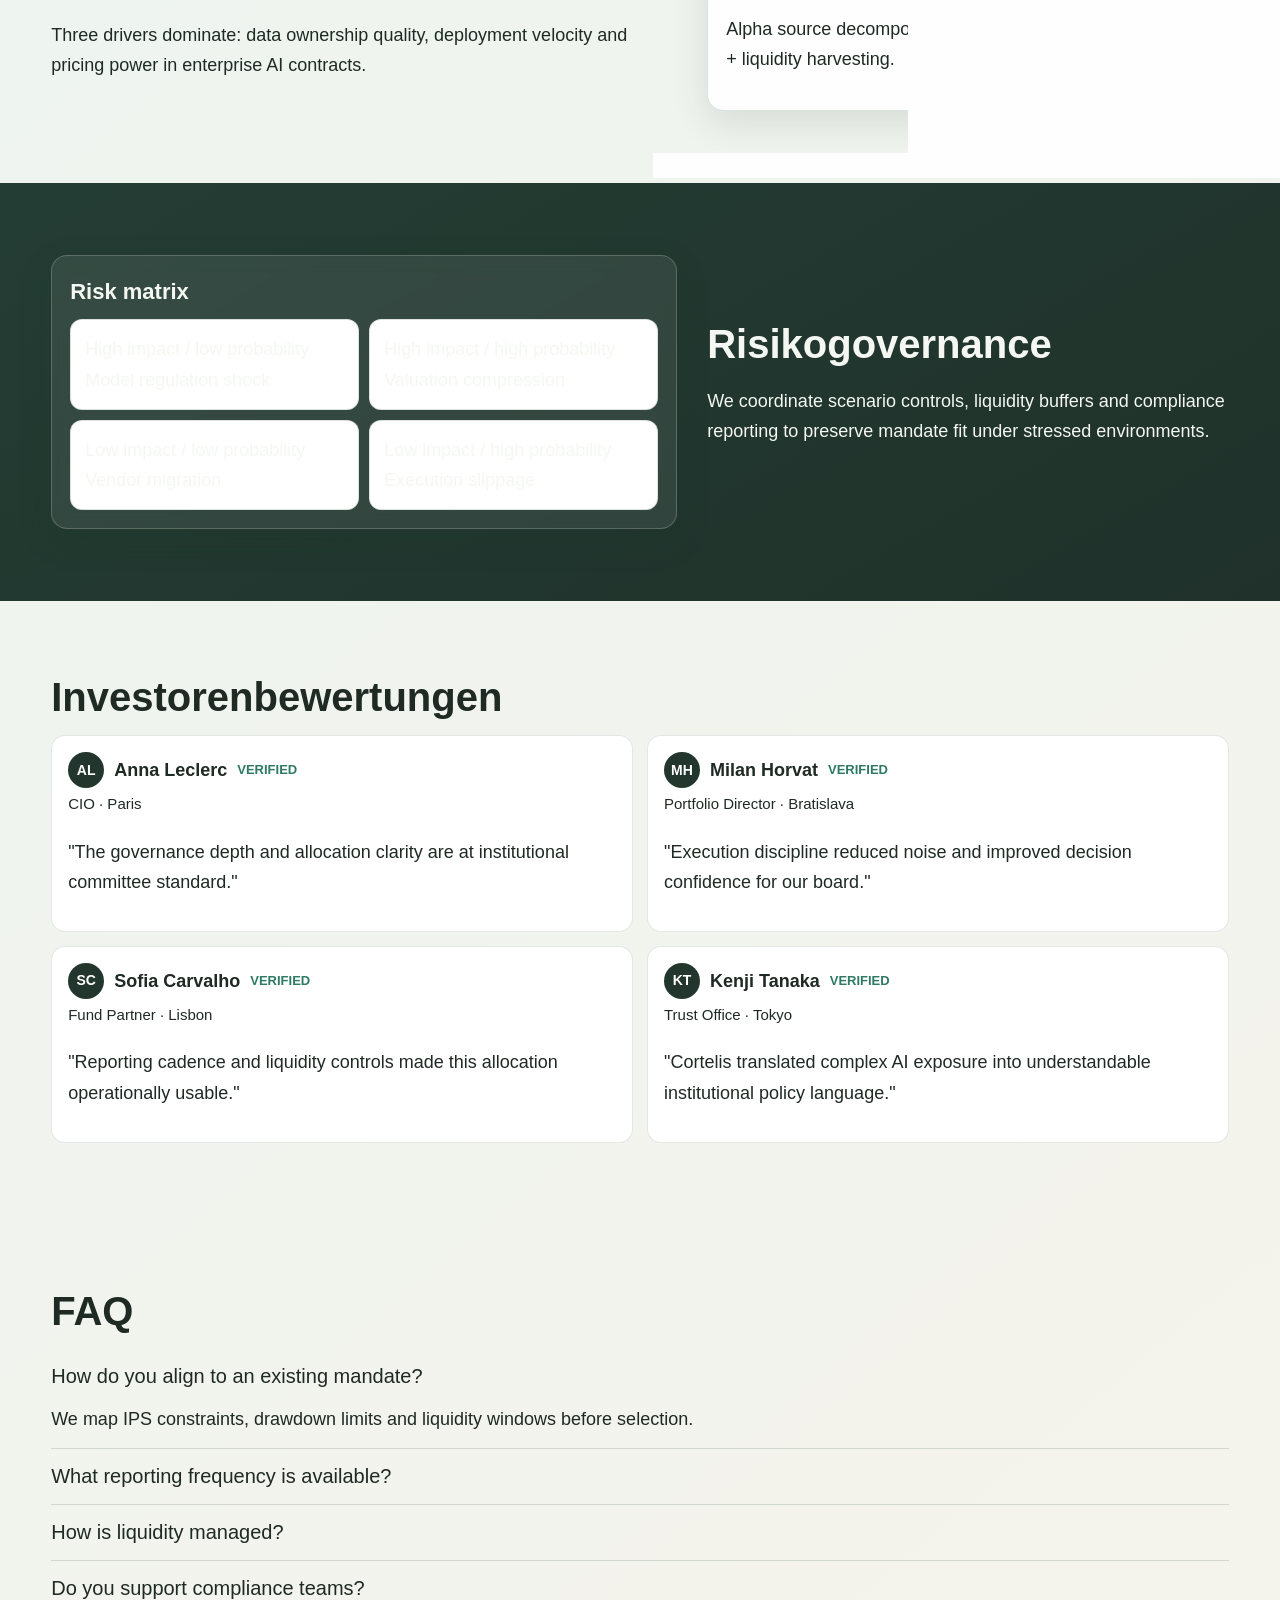
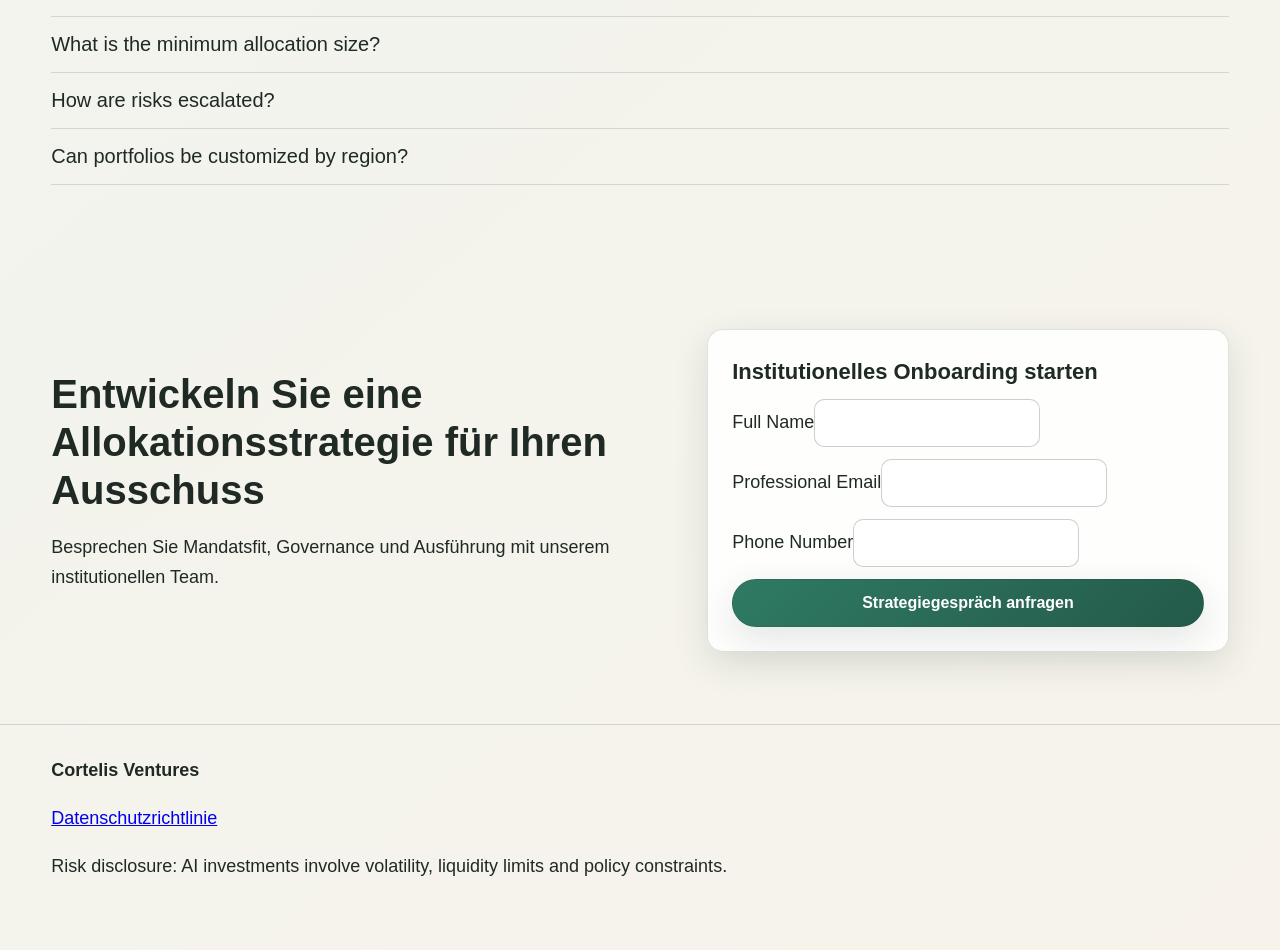
<file: de/index.html>
<!doctype html><html lang="de"><head><meta charset="utf-8"><meta name="viewport" content="width=device-width,initial-scale=1"><title>KI-Investitionen für institutionelle Allokatoren | Cortelis Ventures</title><meta name="description" content="Cortelis Ventures bietet institutionelle KI-Allokationen mit Governance, Liquiditätsdesign und Performance-Intelligenz."><link rel="canonical" href="https://cortelisventures.com/de/index.html"><meta property="og:title" content="KI-Investitionen für institutionelle Allokatoren"><meta property="og:description" content="Cortelis Ventures bietet institutionelle KI-Allokationen mit Governance, Liquiditätsdesign und Performance-Intelligenz."><meta property="og:type" content="website"><meta property="og:url" content="https://cortelisventures.com/de/index.html"><meta name="twitter:card" content="summary_large_image"><meta name="twitter:title" content="KI-Investitionen für institutionelle Allokatoren"><meta name="twitter:description" content="Cortelis Ventures bietet institutionelle KI-Allokationen mit Governance, Liquiditätsdesign und Performance-Intelligenz."><link rel="alternate" hreflang="en" href="https://cortelisventures.com/index.html"><link rel="alternate" hreflang="de" href="https://cortelisventures.com/de/index.html"><link rel="alternate" hreflang="fr" href="https://cortelisventures.com/fr/index.html"><link rel="alternate" hreflang="es" href="https://cortelisventures.com/es/index.html"><link rel="alternate" hreflang="it" href="https://cortelisventures.com/it/index.html"><link rel="alternate" hreflang="tr" href="https://cortelisventures.com/tr/index.html"><link rel="alternate" hreflang="pt" href="https://cortelisventures.com/pt/index.html"><link rel="alternate" hreflang="ja" href="https://cortelisventures.com/jp/index.html"><link rel="alternate" hreflang="sk" href="https://cortelisventures.com/sk/index.html"><link rel="alternate" hreflang="nl-BE" href="https://cortelisventures.com/be/index.html"><link rel="stylesheet" href="../assets/style.css"></head><body><div class="bg-mesh"></div><header><div class="container header-inner"><div class="brand">Cortelis Ventures</div><nav><ul><li><a href="#market">Markt</a></li><li><a href="#model">Modell</a></li><li><a href="#process">Prozess</a></li><li><a href="#metrics">Metriken</a></li><li><a href="#risk">Risiko</a></li><li><a href="#faq">FAQ</a></li></ul></nav><div class="right-zone"><div class="lang lang-desktop"><button class="lang-btn" data-lang-toggle>Deutsch</button><div class="lang-menu"><a href="../index.html"><span>English</span></a>
<a href="../de/index.html"><span>Deutsch</span></a>
<a href="../fr/index.html"><span>Français</span></a>
<a href="../es/index.html"><span>Español</span></a>
<a href="../it/index.html"><span>Italiano</span></a>
<a href="../tr/index.html"><span>Türkçe</span></a>
<a href="../pt/index.html"><span>Português</span></a>
<a href="../jp/index.html"><span>日本語</span></a>
<a href="../sk/index.html"><span>Slovenčina</span></a>
<a href="../be/index.html"><span>Nederlands</span></a></div></div><a class="cta-btn cta-desktop" href="#final-cta">Mandatsprüfung anfragen</a><button class="drawer-toggle" aria-label="Open menu">☰</button></div></div></header><aside class="mobile-drawer"><button class="drawer-close" aria-label="Close">×</button><p><a href="#market">Markt</a> · <a href="#model">Modell</a> · <a href="#process">Prozess</a> · <a href="#metrics">Metriken</a> · <a href="#risk">Risiko</a> · <a href="#faq">FAQ</a></p><div class="lang"><button class="lang-btn" data-lang-toggle>Deutsch</button><div class="lang-menu"><a href="../index.html"><span>English</span></a>
<a href="../de/index.html"><span>Deutsch</span></a>
<a href="../fr/index.html"><span>Français</span></a>
<a href="../es/index.html"><span>Español</span></a>
<a href="../it/index.html"><span>Italiano</span></a>
<a href="../tr/index.html"><span>Türkçe</span></a>
<a href="../pt/index.html"><span>Português</span></a>
<a href="../jp/index.html"><span>日本語</span></a>
<a href="../sk/index.html"><span>Slovenčina</span></a>
<a href="../be/index.html"><span>Nederlands</span></a></div></div><p><a class="cta-btn" href="#final-cta">Mandatsprüfung anfragen</a></p></aside><main><section class="hero"><div class="container grid-2"><div><h1>KI-Investitionen für institutionelle Allokatoren</h1><p>Unsere institutionelle Plattform verbindet KI-Investitionen mit Allokationsdisziplin, Governance-Kontrollen, Reporting-Rhythmus, Liquiditätsfenstern und Mandatsprüfung für Anlageausschüsse.</p><div class="kpi-strip"><div class="kpi"><strong>€1.2B</strong><br><small>allocation pipeline</small></div><div class="kpi"><strong>94%</strong><br><small>retention rate</small></div><div class="kpi"><strong>26</strong><br><small>active mandates</small></div><div class="kpi"><strong>48h</strong><br><small>reporting window</small></div></div></div><div class="glass form-card"><h3>Institutioneller Zugang</h3><form><label>Full Name<input></label><label>Professional Email<input type="email"></label><label>Phone Number<input></label><button class="cta-btn" type="button">Strategiegespräch anfragen</button></form></div></div></section><section class="calc"><div class="container"><div class="glass calc-module"><div class="calc-head"><div><h2>Institutioneller Allokationsrechner</h2><p>Illustrativer Korridor auf Basis monatlicher Zielannahmen unter Governance-Aufsicht.</p></div><small>Illustrative only / not a guarantee.</small></div><div class="calc-row"><div class="segmented"><button class="seg-btn active" data-amount="10000" type="button">10k</button><button class="seg-btn" data-amount="50000" type="button">50k</button><button class="seg-btn" data-amount="150000" type="button">150k</button></div><div class="slider-wrap"><label for="months">3–24 Monate</label><input id="months" min="3" max="24" value="12" type="range"></div><div class="pill"><span data-month-val>12</span> Monate</div></div><div class="result-grid"><article class="result"><small>Low projection</small><h3 data-low></h3><small>illustrative corridor</small></article><article class="result"><small>Base projection</small><h3 data-base></h3><small>illustrative corridor</small></article><article class="result"><small>High projection</small><h3 data-high></h3><small>illustrative corridor</small></article></div><p>Annualisierte Referenzspanne: 80%–200%.</p><p>Nur illustrativer Korridor. Keine Garantie für zukünftige Ergebnisse. Governance- und Liquiditätsgrenzen gelten.</p></div></div></section><section id="market"><div class="container grid-2"><div><h2>Warum dieser Markt jetzt relevant ist</h2><p>KI-Investitionen entwickeln sich von Experimenten zu Kerninfrastruktur. Allokatoren erhalten Produktivitätshebel, belastbare Datenmoats und kapitaleffiziente Umsetzung.</p></div><div class="glass" style="padding:18px"><h3>Allocation composition</h3><div class="stack-bar"><span></span><span></span><span></span></div><p>Core models 45% · Applied platforms 30% · Enablement infrastructure 25%.</p></div></div></section><section id="model" class="alt"><div class="container"><h2>Institutionelles Betriebsmodell</h2><div class="visual-grid"><div class="glass" style="padding:18px"><h3>Mandate fit architecture</h3><p>Policy screens, liquidity gates, compliance routing, execution committee sign-off.</p></div><div class="glass" style="padding:18px"><h3>Dual benchmark comparison</h3><div class="compare-bars"><div class="row">Cortelis<div class="bar"><i style="width:78%"></i></div></div><div class="row">Market baseline<div class="bar"><i style="width:49%"></i></div></div></div><p>Higher capital efficiency with reduced drawdown dispersion.</p></div></div></div></section><section id="process"><div class="container grid-2"><div class="glass" style="padding:18px"><h3>Execution timeline</h3><div class="timeline"><div class="t-item"><strong>Week 1</strong> Governance mapping + IPS alignment.</div><div class="t-item"><strong>Week 2</strong> Liquidity stress test + risk budget.</div><div class="t-item"><strong>Week 3</strong> Portfolio construction + compliance package.</div><div class="t-item"><strong>Week 4</strong> Committee memo + deployment plan.</div></div></div><div><h2>Prozess und Reporting-Takt</h2><p>Each stage provides deliverables, quantified tolerances and committee-ready documentation for faster approvals.</p></div></div></section><section id="metrics"><div class="container"><h2>Performance-Metriken und Insights</h2><div class="visual-grid"><article class="glass" style="padding:18px"><h3>Radial resilience indicators</h3><p>Sharpe stability 0.82 · Liquidity pass 0.91 · Execution reliability 0.88.</p></article><article class="glass" style="padding:18px"><h3>Vertical distribution profile</h3><p>Upper quartile outcomes show controlled variance against baseline.</p></article></div><p>Investor implication: a better risk-adjusted return corridor with tighter governance tolerance.</p></div></section><section><div class="container grid-2"><div><h2>Strategische Erkenntnisse</h2><p>Three drivers dominate: data ownership quality, deployment velocity and pricing power in enterprise AI contracts.</p></div><div class="glass" style="padding:18px"><h3>Waterfall drivers</h3><p>Alpha source decomposition: model edge + execution timing + liquidity harvesting.</p></div></div></section><section id="risk" class="alt"><div class="container grid-2"><div class="glass" style="padding:18px"><h3>Risk matrix</h3><div class="risk-matrix"><div>High impact / low probability<br>Model regulation shock</div><div>High impact / high probability<br>Valuation compression</div><div>Low impact / low probability<br>Vendor migration</div><div>Low impact / high probability<br>Execution slippage</div></div></div><div><h2>Risikogovernance</h2><p>We coordinate scenario controls, liquidity buffers and compliance reporting to preserve mandate fit under stressed environments.</p></div></div></section><section><div class="container"><h2>Investorenbewertungen</h2><div class="review-grid"><article class="review"><div class="rev-head"><div class="avatar">AL</div><strong>Anna Leclerc</strong><span class="verified">VERIFIED</span></div><small>CIO · Paris</small><p>"The governance depth and allocation clarity are at institutional committee standard."</p></article><article class="review"><div class="rev-head"><div class="avatar">MH</div><strong>Milan Horvat</strong><span class="verified">VERIFIED</span></div><small>Portfolio Director · Bratislava</small><p>"Execution discipline reduced noise and improved decision confidence for our board."</p></article><article class="review"><div class="rev-head"><div class="avatar">SC</div><strong>Sofia Carvalho</strong><span class="verified">VERIFIED</span></div><small>Fund Partner · Lisbon</small><p>"Reporting cadence and liquidity controls made this allocation operationally usable."</p></article><article class="review"><div class="rev-head"><div class="avatar">KT</div><strong>Kenji Tanaka</strong><span class="verified">VERIFIED</span></div><small>Trust Office · Tokyo</small><p>"Cortelis translated complex AI exposure into understandable institutional policy language."</p></article></div></div></section><section id="faq"><div class="container"><h2>FAQ</h2><div class="faq-item open"><button class="faq-q" type="button">How do you align to an existing mandate?</button><div class="faq-answer">We map IPS constraints, drawdown limits and liquidity windows before selection.</div></div><div class="faq-item"><button class="faq-q" type="button">What reporting frequency is available?</button><div class="faq-answer">Monthly committee packs and ad-hoc event reporting within 48 hours.</div></div><div class="faq-item"><button class="faq-q" type="button">How is liquidity managed?</button><div class="faq-answer">Tiered liquidity buckets and stress scenarios are built into construction.</div></div><div class="faq-item"><button class="faq-q" type="button">Do you support compliance teams?</button><div class="faq-answer">Yes, we provide disclosure memos, policy mapping and controls evidence.</div></div><div class="faq-item"><button class="faq-q" type="button">What is the minimum allocation size?</button><div class="faq-answer">Initial mandates typically begin at institutional ticket sizes from €250k.</div></div><div class="faq-item"><button class="faq-q" type="button">How are risks escalated?</button><div class="faq-answer">Escalation thresholds trigger governance alerts and tactical de-risking actions.</div></div><div class="faq-item"><button class="faq-q" type="button">Can portfolios be customized by region?</button><div class="faq-answer">Yes, strategy sleeves can be adjusted for jurisdiction and policy limitations.</div></div></div></section><section id="final-cta"><div class="container grid-2"><div><h2>Entwickeln Sie eine Allokationsstrategie für Ihren Ausschuss</h2><p>Besprechen Sie Mandatsfit, Governance und Ausführung mit unserem institutionellen Team.</p></div><div class="glass form-card"><h3>Institutionelles Onboarding starten</h3><form><label>Full Name<input></label><label>Professional Email<input type="email"></label><label>Phone Number<input></label><button class="cta-btn" type="button">Strategiegespräch anfragen</button></form></div></div></section></main><footer><div class="container"><strong>Cortelis Ventures</strong><p><a href="#" data-open-privacy>Datenschutzrichtlinie</a></p><p>Risk disclosure: AI investments involve volatility, liquidity limits and policy constraints.</p></div></footer><div class="modal-backdrop"><div class="modal"><div class="modal-head"><button class="modal-x" data-close-privacy aria-label="Close">×</button></div><div class="modal-content"><h3>Introduction</h3><p>This policy explains how Cortelis Ventures handles personal data for institutional engagement.</p><h3>Data collection</h3><p>We collect identity, professional contact and interaction data submitted through forms.</p><h3>Legal basis</h3><p>Processing is based on consent, contractual steps and legitimate institutional communication.</p><h3>Cookies</h3><p>Essential cookies support security, language experience and session continuity.</p><h3>Retention</h3><p>Records are retained only for required regulatory and client-service periods.</p><h3>Third-party sharing</h3><p>Data may be shared with compliance, audit and infrastructure providers under agreement.</p><h3>Security</h3><p>Encryption, access control and monitoring protect confidentiality and integrity.</p><h3>User rights</h3><p>You may request access, correction, deletion or processing restriction where permitted.</p><h3>International transfers</h3><p>Cross-border transfers use contractual safeguards and regional compliance checks.</p><h3>Industry risk disclosure</h3><p>Investment outcomes are uncertain and not guaranteed, including AI-related allocations.</p><h3>Contact</h3><p>privacy@cortelisventures.com</p></div><div class="modal-foot"><button class="lang-btn" data-close-privacy>Schließen</button></div></div></div><script type="application/ld+json">{"@context":"https://schema.org","@graph":[{"@type":"Organization","name":"Cortelis Ventures","url":"https://cortelisventures.com"},{"@type":"WebSite","name":"Cortelis Ventures","url":"https://cortelisventures.com"},{"@type":"FAQPage","mainEntity":[{"@type":"Question","name":"How do you align to an existing mandate?","acceptedAnswer":{"@type":"Answer","text":"We map IPS constraints before deployment."}}]},{"@type":"Review","author":{"@type":"Person","name":"Anna Leclerc"},"reviewBody":"Governance depth meets institutional standards.","reviewRating":{"@type":"Rating","ratingValue":"5"}}]}</script><script src="../assets/app.js" defer></script></body></html>
</file>
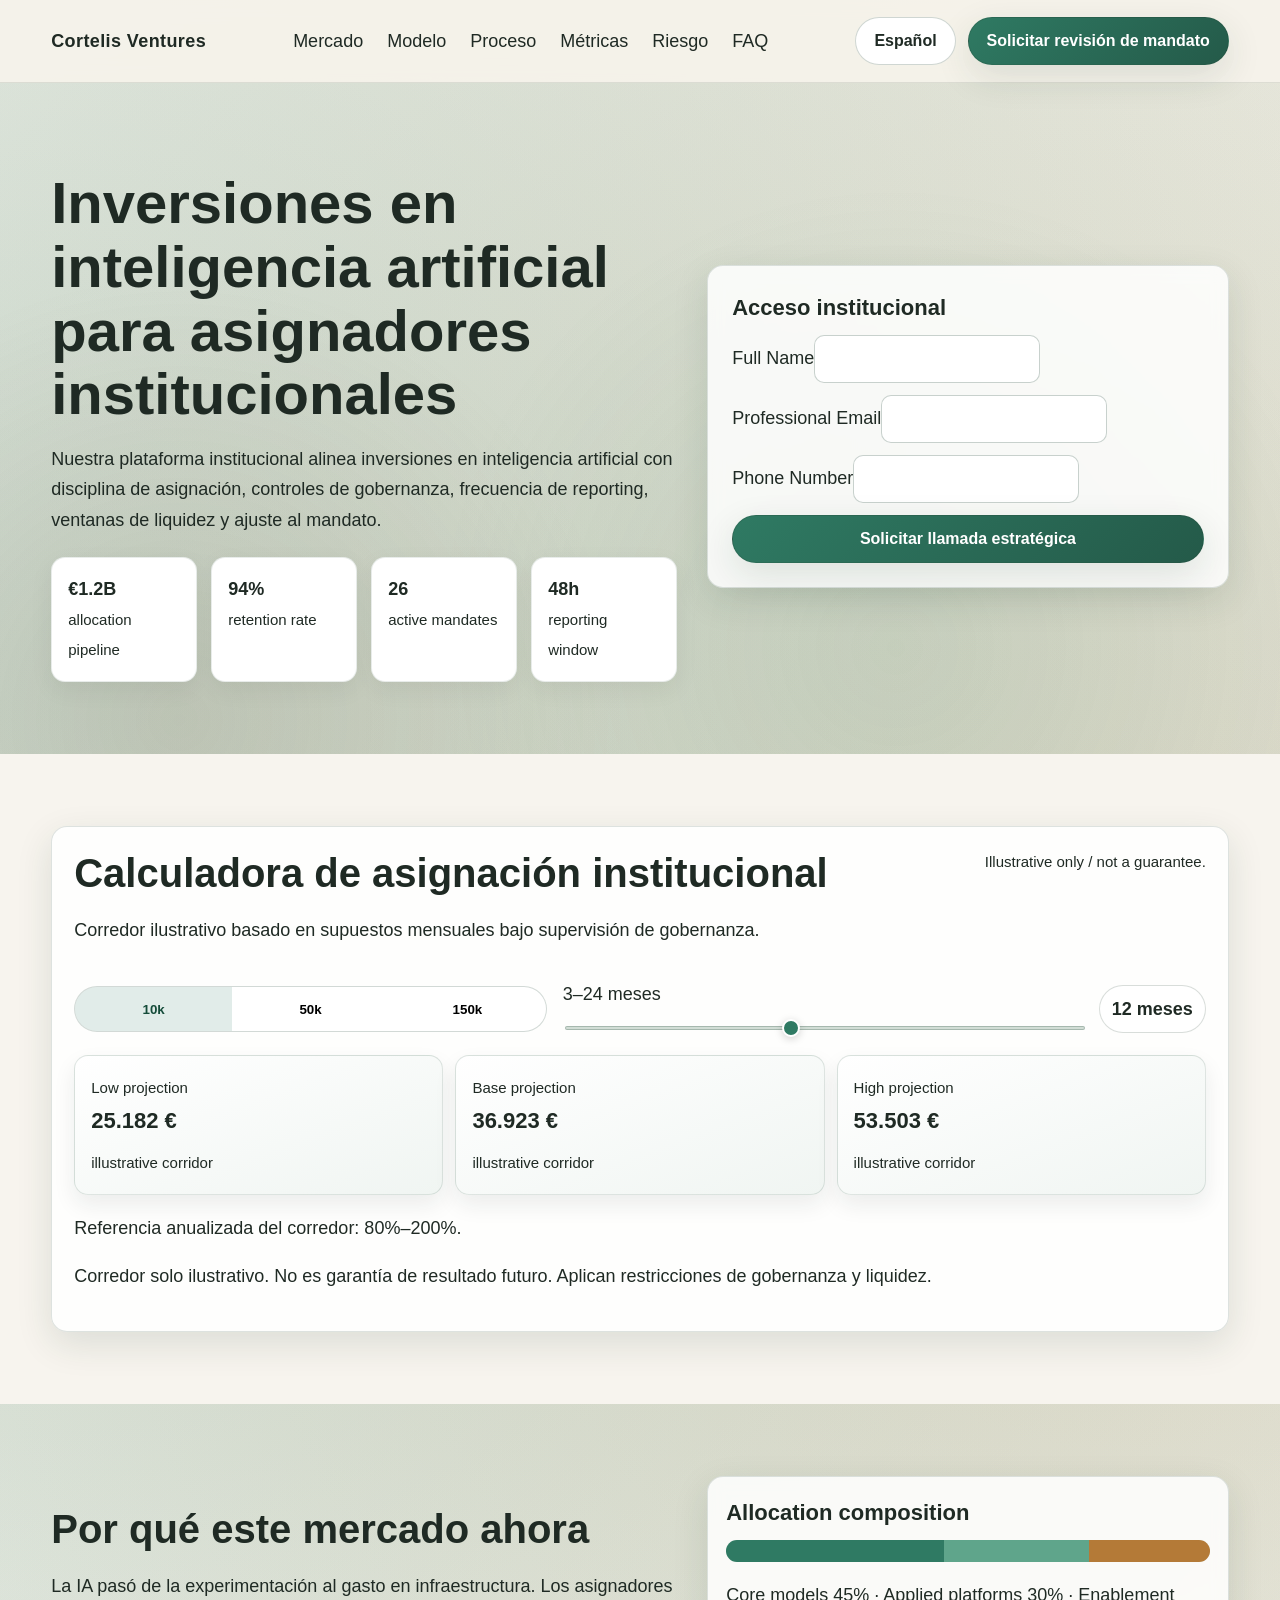
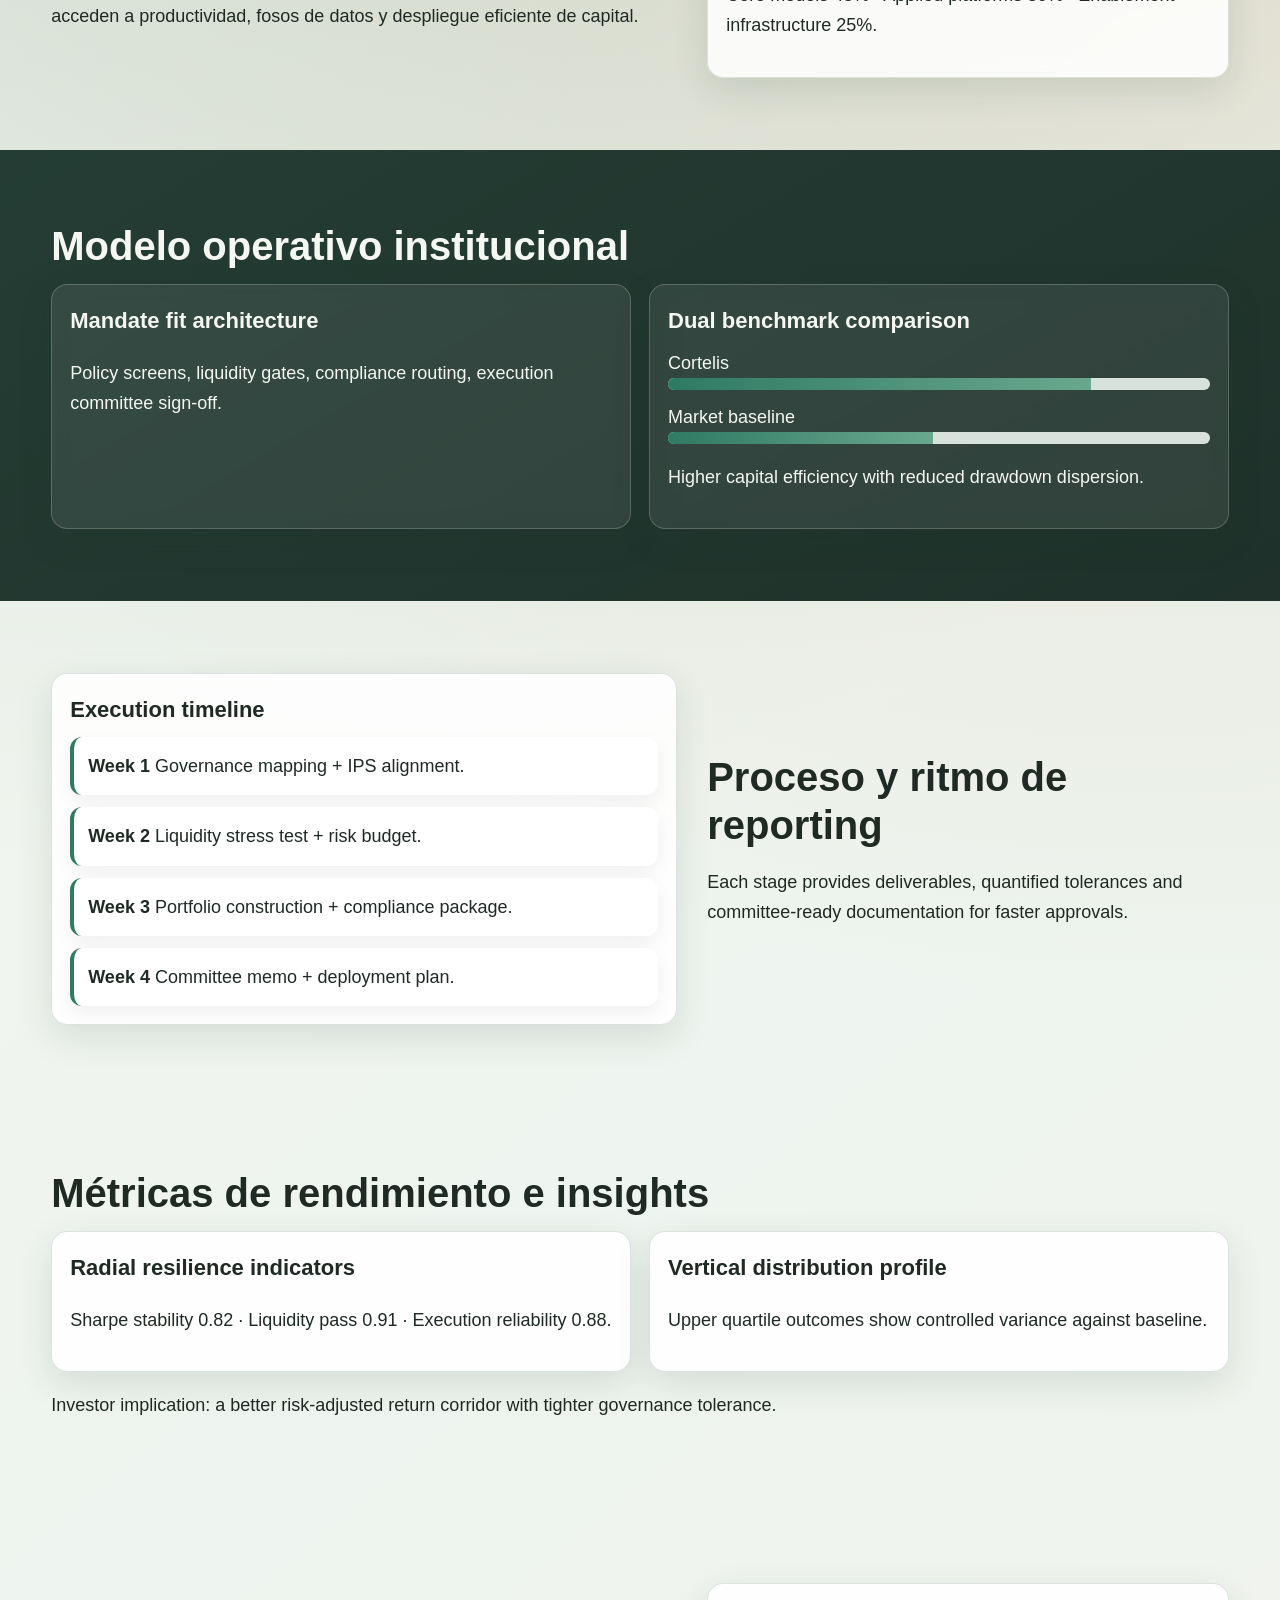
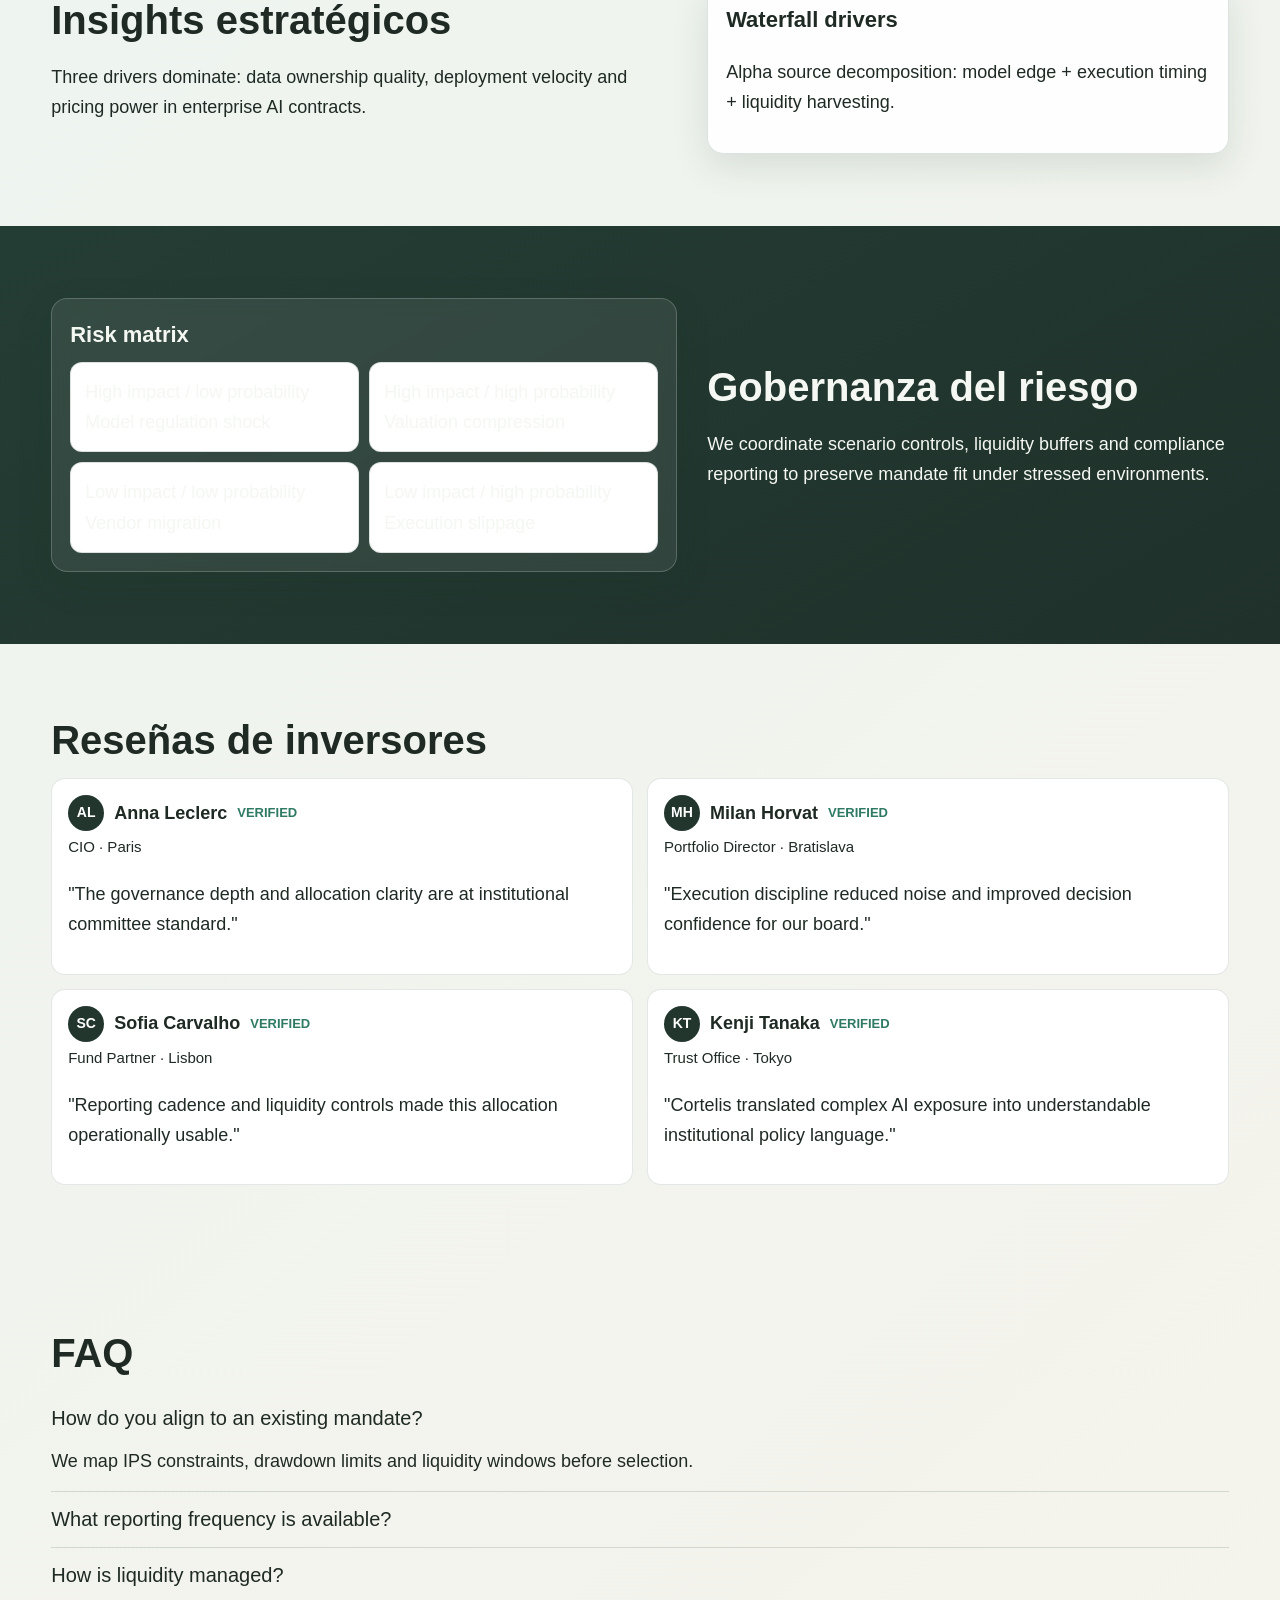
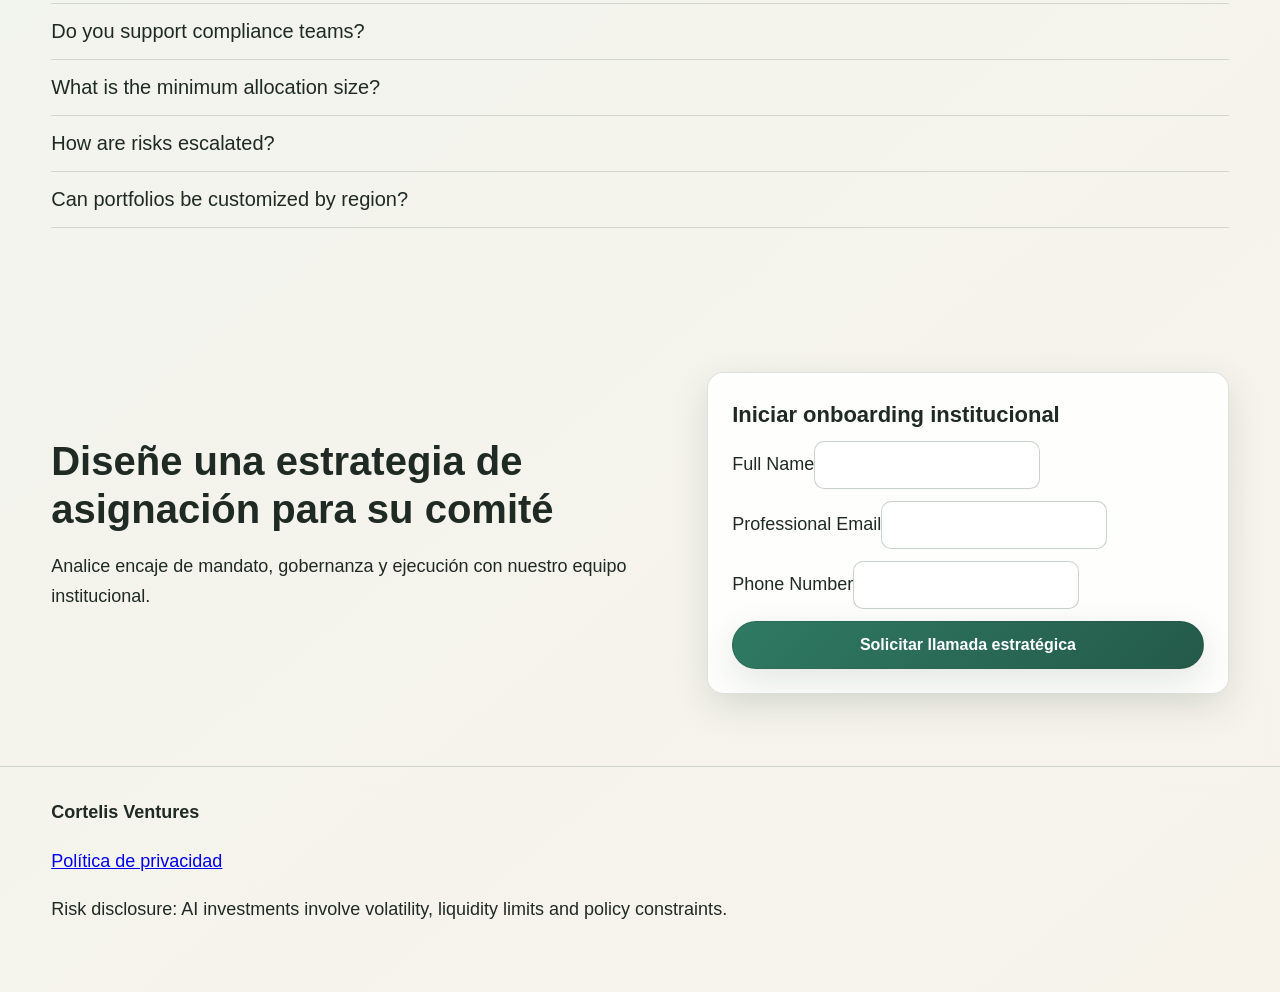
<file: es/index.html>
<!doctype html><html lang="es"><head><meta charset="utf-8"><meta name="viewport" content="width=device-width,initial-scale=1"><title>Inversiones en IA para asignadores institucionales | Cortelis Ventures</title><meta name="description" content="Cortelis Ventures ofrece asignación institucional en IA con gobernanza, liquidez y disciplina de ejecución."><link rel="canonical" href="https://cortelisventures.com/es/index.html"><meta property="og:title" content="Inversiones en IA para asignadores institucionales"><meta property="og:description" content="Cortelis Ventures ofrece asignación institucional en IA con gobernanza, liquidez y disciplina de ejecución."><meta property="og:type" content="website"><meta property="og:url" content="https://cortelisventures.com/es/index.html"><meta name="twitter:card" content="summary_large_image"><meta name="twitter:title" content="Inversiones en IA para asignadores institucionales"><meta name="twitter:description" content="Cortelis Ventures ofrece asignación institucional en IA con gobernanza, liquidez y disciplina de ejecución."><link rel="alternate" hreflang="en" href="https://cortelisventures.com/index.html"><link rel="alternate" hreflang="de" href="https://cortelisventures.com/de/index.html"><link rel="alternate" hreflang="fr" href="https://cortelisventures.com/fr/index.html"><link rel="alternate" hreflang="es" href="https://cortelisventures.com/es/index.html"><link rel="alternate" hreflang="it" href="https://cortelisventures.com/it/index.html"><link rel="alternate" hreflang="tr" href="https://cortelisventures.com/tr/index.html"><link rel="alternate" hreflang="pt" href="https://cortelisventures.com/pt/index.html"><link rel="alternate" hreflang="ja" href="https://cortelisventures.com/jp/index.html"><link rel="alternate" hreflang="sk" href="https://cortelisventures.com/sk/index.html"><link rel="alternate" hreflang="nl-BE" href="https://cortelisventures.com/be/index.html"><link rel="stylesheet" href="../assets/style.css"></head><body><div class="bg-mesh"></div><header><div class="container header-inner"><div class="brand">Cortelis Ventures</div><nav><ul><li><a href="#market">Mercado</a></li><li><a href="#model">Modelo</a></li><li><a href="#process">Proceso</a></li><li><a href="#metrics">Métricas</a></li><li><a href="#risk">Riesgo</a></li><li><a href="#faq">FAQ</a></li></ul></nav><div class="right-zone"><div class="lang lang-desktop"><button class="lang-btn" data-lang-toggle>Español</button><div class="lang-menu"><a href="../index.html"><span>English</span></a>
<a href="../de/index.html"><span>Deutsch</span></a>
<a href="../fr/index.html"><span>Français</span></a>
<a href="../es/index.html"><span>Español</span></a>
<a href="../it/index.html"><span>Italiano</span></a>
<a href="../tr/index.html"><span>Türkçe</span></a>
<a href="../pt/index.html"><span>Português</span></a>
<a href="../jp/index.html"><span>日本語</span></a>
<a href="../sk/index.html"><span>Slovenčina</span></a>
<a href="../be/index.html"><span>Nederlands</span></a></div></div><a class="cta-btn cta-desktop" href="#final-cta">Solicitar revisión de mandato</a><button class="drawer-toggle" aria-label="Open menu">☰</button></div></div></header><aside class="mobile-drawer"><button class="drawer-close" aria-label="Close">×</button><p><a href="#market">Mercado</a> · <a href="#model">Modelo</a> · <a href="#process">Proceso</a> · <a href="#metrics">Métricas</a> · <a href="#risk">Riesgo</a> · <a href="#faq">FAQ</a></p><div class="lang"><button class="lang-btn" data-lang-toggle>Español</button><div class="lang-menu"><a href="../index.html"><span>English</span></a>
<a href="../de/index.html"><span>Deutsch</span></a>
<a href="../fr/index.html"><span>Français</span></a>
<a href="../es/index.html"><span>Español</span></a>
<a href="../it/index.html"><span>Italiano</span></a>
<a href="../tr/index.html"><span>Türkçe</span></a>
<a href="../pt/index.html"><span>Português</span></a>
<a href="../jp/index.html"><span>日本語</span></a>
<a href="../sk/index.html"><span>Slovenčina</span></a>
<a href="../be/index.html"><span>Nederlands</span></a></div></div><p><a class="cta-btn" href="#final-cta">Solicitar revisión de mandato</a></p></aside><main><section class="hero"><div class="container grid-2"><div><h1>Inversiones en inteligencia artificial para asignadores institucionales</h1><p>Nuestra plataforma institucional alinea inversiones en inteligencia artificial con disciplina de asignación, controles de gobernanza, frecuencia de reporting, ventanas de liquidez y ajuste al mandato.</p><div class="kpi-strip"><div class="kpi"><strong>€1.2B</strong><br><small>allocation pipeline</small></div><div class="kpi"><strong>94%</strong><br><small>retention rate</small></div><div class="kpi"><strong>26</strong><br><small>active mandates</small></div><div class="kpi"><strong>48h</strong><br><small>reporting window</small></div></div></div><div class="glass form-card"><h3>Acceso institucional</h3><form><label>Full Name<input></label><label>Professional Email<input type="email"></label><label>Phone Number<input></label><button class="cta-btn" type="button">Solicitar llamada estratégica</button></form></div></div></section><section class="calc"><div class="container"><div class="glass calc-module"><div class="calc-head"><div><h2>Calculadora de asignación institucional</h2><p>Corredor ilustrativo basado en supuestos mensuales bajo supervisión de gobernanza.</p></div><small>Illustrative only / not a guarantee.</small></div><div class="calc-row"><div class="segmented"><button class="seg-btn active" data-amount="10000" type="button">10k</button><button class="seg-btn" data-amount="50000" type="button">50k</button><button class="seg-btn" data-amount="150000" type="button">150k</button></div><div class="slider-wrap"><label for="months">3–24 meses</label><input id="months" min="3" max="24" value="12" type="range"></div><div class="pill"><span data-month-val>12</span> meses</div></div><div class="result-grid"><article class="result"><small>Low projection</small><h3 data-low></h3><small>illustrative corridor</small></article><article class="result"><small>Base projection</small><h3 data-base></h3><small>illustrative corridor</small></article><article class="result"><small>High projection</small><h3 data-high></h3><small>illustrative corridor</small></article></div><p>Referencia anualizada del corredor: 80%–200%.</p><p>Corredor solo ilustrativo. No es garantía de resultado futuro. Aplican restricciones de gobernanza y liquidez.</p></div></div></section><section id="market"><div class="container grid-2"><div><h2>Por qué este mercado ahora</h2><p>La IA pasó de la experimentación al gasto en infraestructura. Los asignadores acceden a productividad, fosos de datos y despliegue eficiente de capital.</p></div><div class="glass" style="padding:18px"><h3>Allocation composition</h3><div class="stack-bar"><span></span><span></span><span></span></div><p>Core models 45% · Applied platforms 30% · Enablement infrastructure 25%.</p></div></div></section><section id="model" class="alt"><div class="container"><h2>Modelo operativo institucional</h2><div class="visual-grid"><div class="glass" style="padding:18px"><h3>Mandate fit architecture</h3><p>Policy screens, liquidity gates, compliance routing, execution committee sign-off.</p></div><div class="glass" style="padding:18px"><h3>Dual benchmark comparison</h3><div class="compare-bars"><div class="row">Cortelis<div class="bar"><i style="width:78%"></i></div></div><div class="row">Market baseline<div class="bar"><i style="width:49%"></i></div></div></div><p>Higher capital efficiency with reduced drawdown dispersion.</p></div></div></div></section><section id="process"><div class="container grid-2"><div class="glass" style="padding:18px"><h3>Execution timeline</h3><div class="timeline"><div class="t-item"><strong>Week 1</strong> Governance mapping + IPS alignment.</div><div class="t-item"><strong>Week 2</strong> Liquidity stress test + risk budget.</div><div class="t-item"><strong>Week 3</strong> Portfolio construction + compliance package.</div><div class="t-item"><strong>Week 4</strong> Committee memo + deployment plan.</div></div></div><div><h2>Proceso y ritmo de reporting</h2><p>Each stage provides deliverables, quantified tolerances and committee-ready documentation for faster approvals.</p></div></div></section><section id="metrics"><div class="container"><h2>Métricas de rendimiento e insights</h2><div class="visual-grid"><article class="glass" style="padding:18px"><h3>Radial resilience indicators</h3><p>Sharpe stability 0.82 · Liquidity pass 0.91 · Execution reliability 0.88.</p></article><article class="glass" style="padding:18px"><h3>Vertical distribution profile</h3><p>Upper quartile outcomes show controlled variance against baseline.</p></article></div><p>Investor implication: a better risk-adjusted return corridor with tighter governance tolerance.</p></div></section><section><div class="container grid-2"><div><h2>Insights estratégicos</h2><p>Three drivers dominate: data ownership quality, deployment velocity and pricing power in enterprise AI contracts.</p></div><div class="glass" style="padding:18px"><h3>Waterfall drivers</h3><p>Alpha source decomposition: model edge + execution timing + liquidity harvesting.</p></div></div></section><section id="risk" class="alt"><div class="container grid-2"><div class="glass" style="padding:18px"><h3>Risk matrix</h3><div class="risk-matrix"><div>High impact / low probability<br>Model regulation shock</div><div>High impact / high probability<br>Valuation compression</div><div>Low impact / low probability<br>Vendor migration</div><div>Low impact / high probability<br>Execution slippage</div></div></div><div><h2>Gobernanza del riesgo</h2><p>We coordinate scenario controls, liquidity buffers and compliance reporting to preserve mandate fit under stressed environments.</p></div></div></section><section><div class="container"><h2>Reseñas de inversores</h2><div class="review-grid"><article class="review"><div class="rev-head"><div class="avatar">AL</div><strong>Anna Leclerc</strong><span class="verified">VERIFIED</span></div><small>CIO · Paris</small><p>"The governance depth and allocation clarity are at institutional committee standard."</p></article><article class="review"><div class="rev-head"><div class="avatar">MH</div><strong>Milan Horvat</strong><span class="verified">VERIFIED</span></div><small>Portfolio Director · Bratislava</small><p>"Execution discipline reduced noise and improved decision confidence for our board."</p></article><article class="review"><div class="rev-head"><div class="avatar">SC</div><strong>Sofia Carvalho</strong><span class="verified">VERIFIED</span></div><small>Fund Partner · Lisbon</small><p>"Reporting cadence and liquidity controls made this allocation operationally usable."</p></article><article class="review"><div class="rev-head"><div class="avatar">KT</div><strong>Kenji Tanaka</strong><span class="verified">VERIFIED</span></div><small>Trust Office · Tokyo</small><p>"Cortelis translated complex AI exposure into understandable institutional policy language."</p></article></div></div></section><section id="faq"><div class="container"><h2>FAQ</h2><div class="faq-item open"><button class="faq-q" type="button">How do you align to an existing mandate?</button><div class="faq-answer">We map IPS constraints, drawdown limits and liquidity windows before selection.</div></div><div class="faq-item"><button class="faq-q" type="button">What reporting frequency is available?</button><div class="faq-answer">Monthly committee packs and ad-hoc event reporting within 48 hours.</div></div><div class="faq-item"><button class="faq-q" type="button">How is liquidity managed?</button><div class="faq-answer">Tiered liquidity buckets and stress scenarios are built into construction.</div></div><div class="faq-item"><button class="faq-q" type="button">Do you support compliance teams?</button><div class="faq-answer">Yes, we provide disclosure memos, policy mapping and controls evidence.</div></div><div class="faq-item"><button class="faq-q" type="button">What is the minimum allocation size?</button><div class="faq-answer">Initial mandates typically begin at institutional ticket sizes from €250k.</div></div><div class="faq-item"><button class="faq-q" type="button">How are risks escalated?</button><div class="faq-answer">Escalation thresholds trigger governance alerts and tactical de-risking actions.</div></div><div class="faq-item"><button class="faq-q" type="button">Can portfolios be customized by region?</button><div class="faq-answer">Yes, strategy sleeves can be adjusted for jurisdiction and policy limitations.</div></div></div></section><section id="final-cta"><div class="container grid-2"><div><h2>Diseñe una estrategia de asignación para su comité</h2><p>Analice encaje de mandato, gobernanza y ejecución con nuestro equipo institucional.</p></div><div class="glass form-card"><h3>Iniciar onboarding institucional</h3><form><label>Full Name<input></label><label>Professional Email<input type="email"></label><label>Phone Number<input></label><button class="cta-btn" type="button">Solicitar llamada estratégica</button></form></div></div></section></main><footer><div class="container"><strong>Cortelis Ventures</strong><p><a href="#" data-open-privacy>Política de privacidad</a></p><p>Risk disclosure: AI investments involve volatility, liquidity limits and policy constraints.</p></div></footer><div class="modal-backdrop"><div class="modal"><div class="modal-head"><button class="modal-x" data-close-privacy aria-label="Close">×</button></div><div class="modal-content"><h3>Introduction</h3><p>This policy explains how Cortelis Ventures handles personal data for institutional engagement.</p><h3>Data collection</h3><p>We collect identity, professional contact and interaction data submitted through forms.</p><h3>Legal basis</h3><p>Processing is based on consent, contractual steps and legitimate institutional communication.</p><h3>Cookies</h3><p>Essential cookies support security, language experience and session continuity.</p><h3>Retention</h3><p>Records are retained only for required regulatory and client-service periods.</p><h3>Third-party sharing</h3><p>Data may be shared with compliance, audit and infrastructure providers under agreement.</p><h3>Security</h3><p>Encryption, access control and monitoring protect confidentiality and integrity.</p><h3>User rights</h3><p>You may request access, correction, deletion or processing restriction where permitted.</p><h3>International transfers</h3><p>Cross-border transfers use contractual safeguards and regional compliance checks.</p><h3>Industry risk disclosure</h3><p>Investment outcomes are uncertain and not guaranteed, including AI-related allocations.</p><h3>Contact</h3><p>privacy@cortelisventures.com</p></div><div class="modal-foot"><button class="lang-btn" data-close-privacy>Cerrar</button></div></div></div><script type="application/ld+json">{"@context":"https://schema.org","@graph":[{"@type":"Organization","name":"Cortelis Ventures","url":"https://cortelisventures.com"},{"@type":"WebSite","name":"Cortelis Ventures","url":"https://cortelisventures.com"},{"@type":"FAQPage","mainEntity":[{"@type":"Question","name":"How do you align to an existing mandate?","acceptedAnswer":{"@type":"Answer","text":"We map IPS constraints before deployment."}}]},{"@type":"Review","author":{"@type":"Person","name":"Anna Leclerc"},"reviewBody":"Governance depth meets institutional standards.","reviewRating":{"@type":"Rating","ratingValue":"5"}}]}</script><script src="../assets/app.js" defer></script></body></html>
</file>
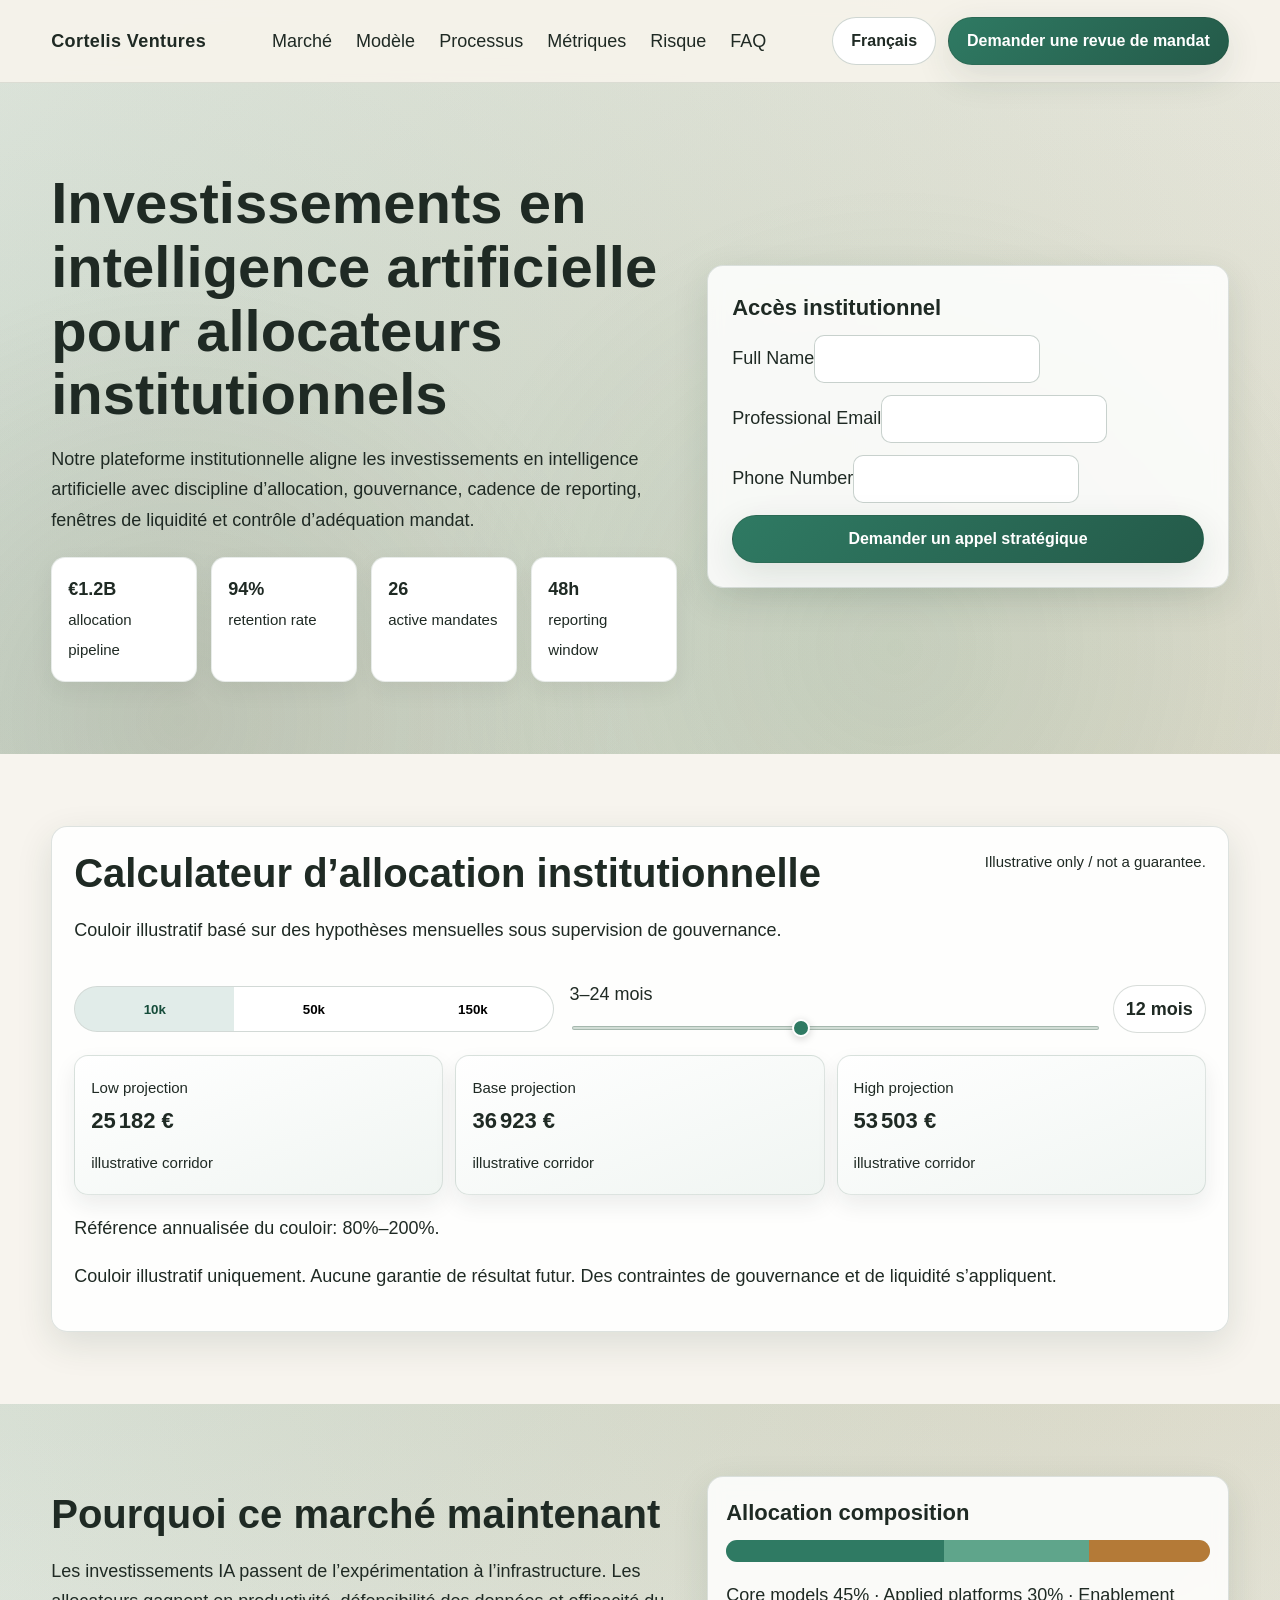
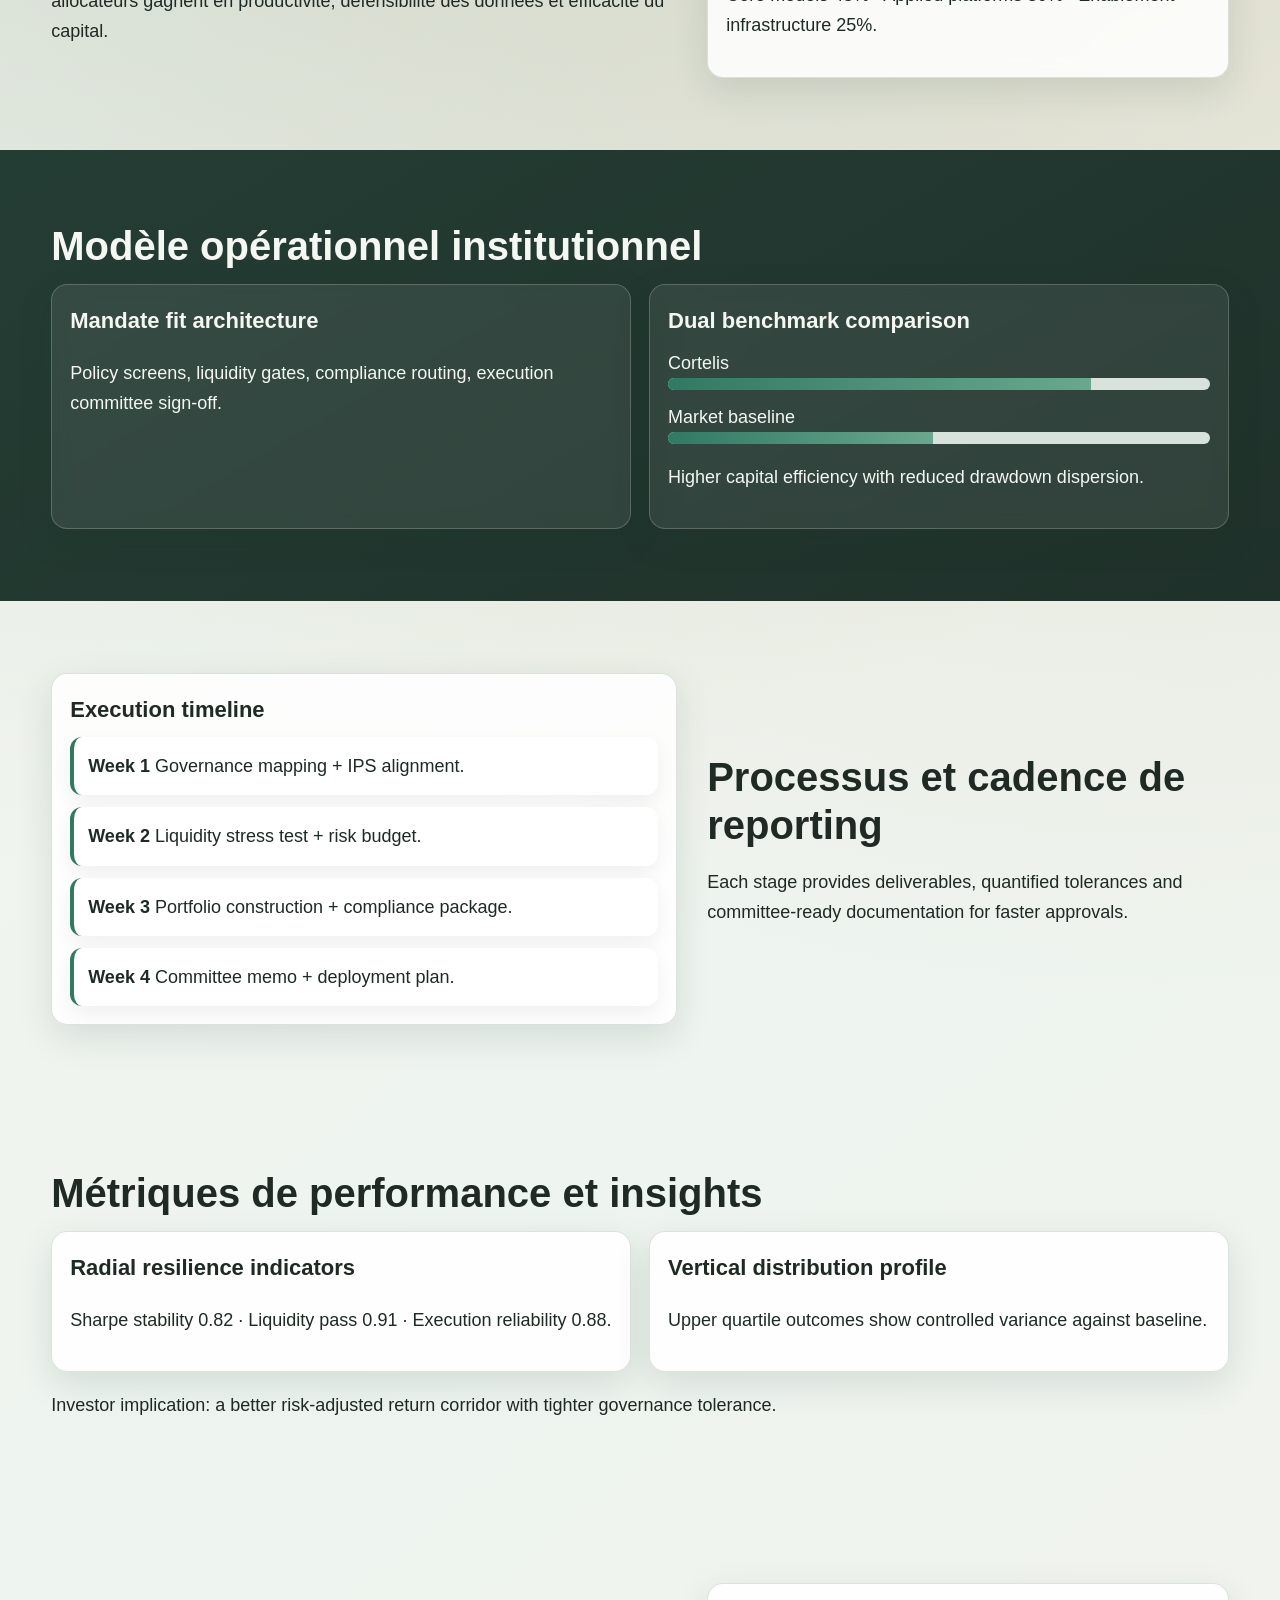
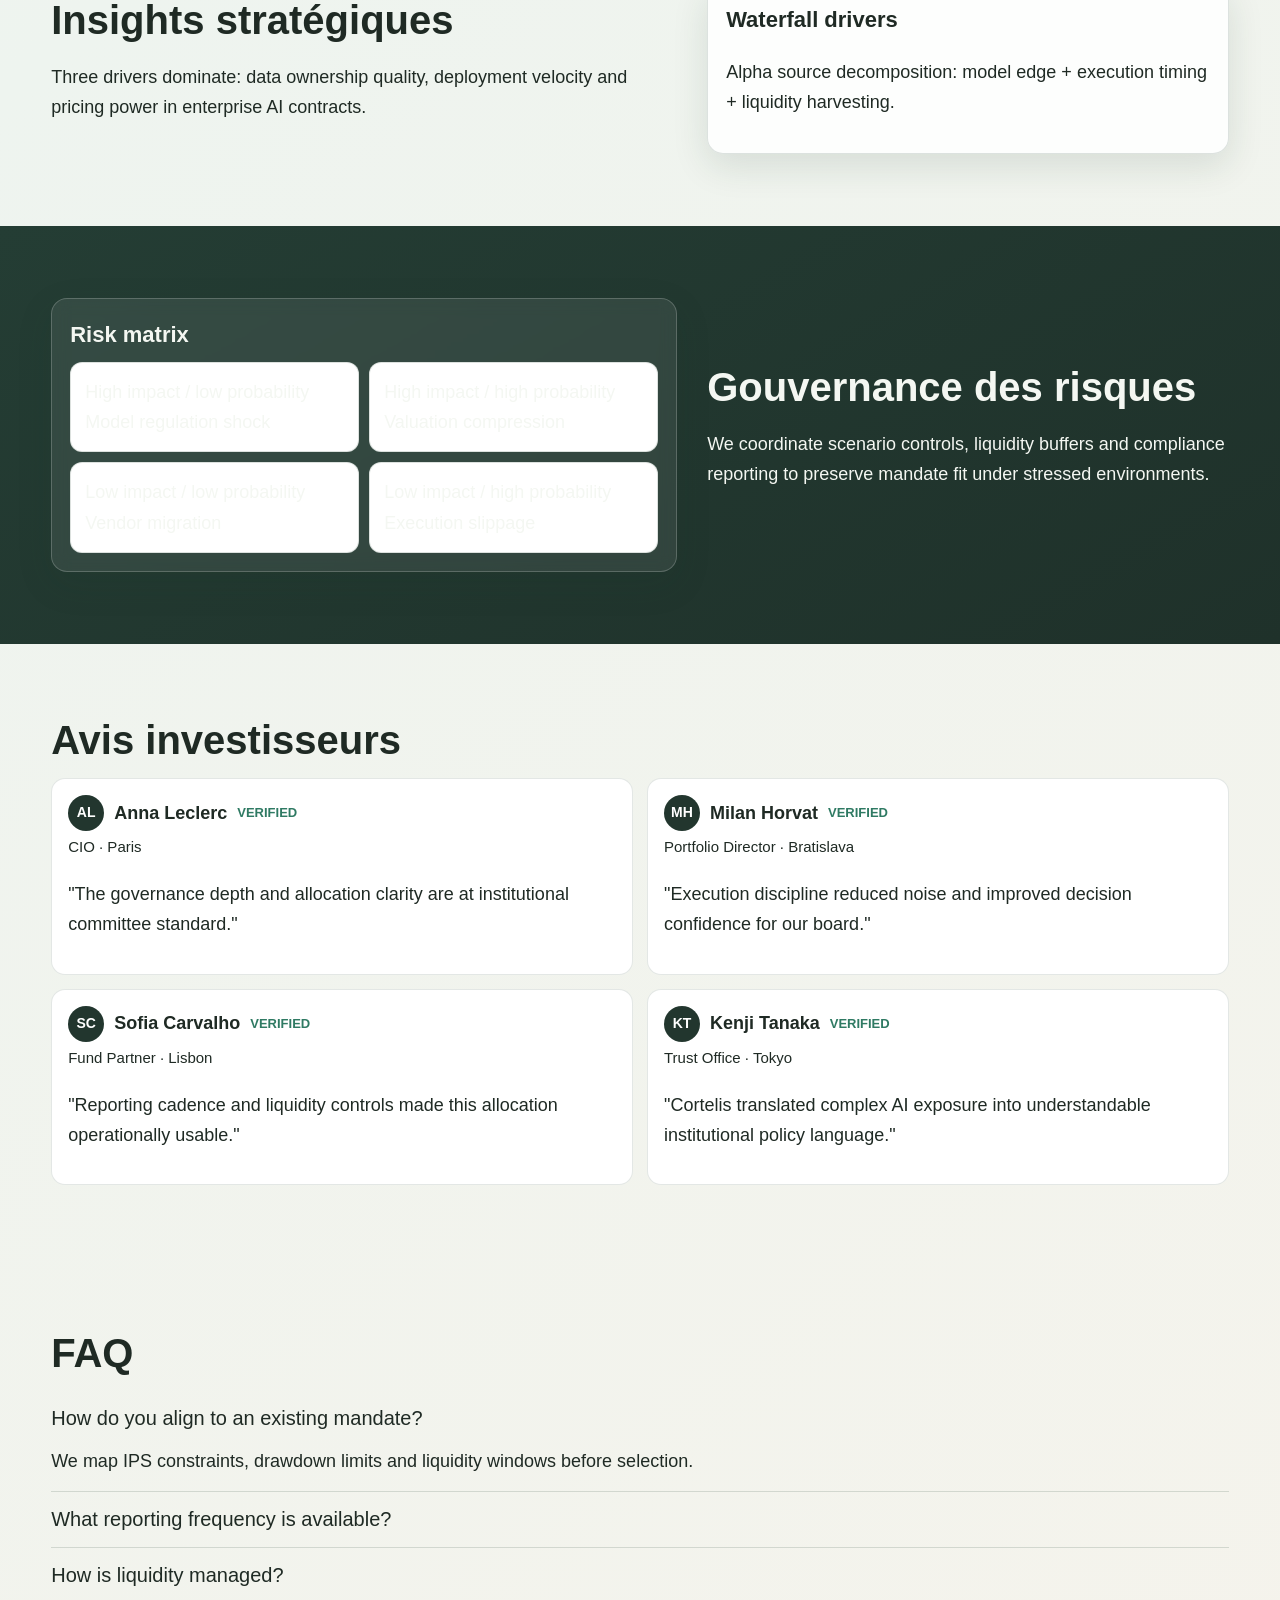
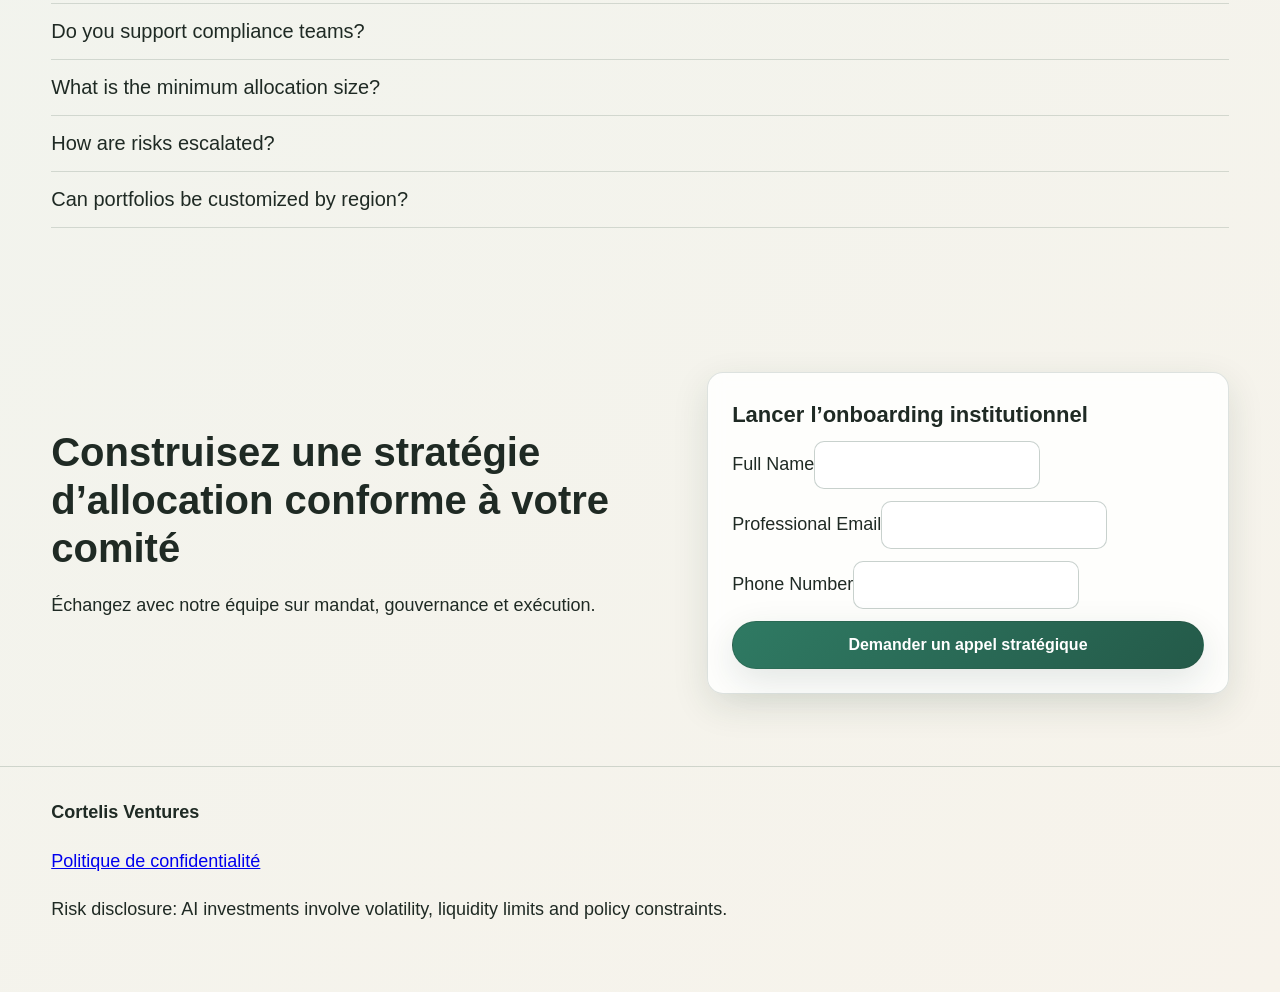
<file: fr/index.html>
<!doctype html><html lang="fr"><head><meta charset="utf-8"><meta name="viewport" content="width=device-width,initial-scale=1"><title>Investissements IA pour allocateurs institutionnels | Cortelis Ventures</title><meta name="description" content="Cortelis Ventures propose des allocations IA institutionnelles avec gouvernance, liquidité et intelligence de performance."><link rel="canonical" href="https://cortelisventures.com/fr/index.html"><meta property="og:title" content="Investissements IA pour allocateurs institutionnels"><meta property="og:description" content="Cortelis Ventures propose des allocations IA institutionnelles avec gouvernance, liquidité et intelligence de performance."><meta property="og:type" content="website"><meta property="og:url" content="https://cortelisventures.com/fr/index.html"><meta name="twitter:card" content="summary_large_image"><meta name="twitter:title" content="Investissements IA pour allocateurs institutionnels"><meta name="twitter:description" content="Cortelis Ventures propose des allocations IA institutionnelles avec gouvernance, liquidité et intelligence de performance."><link rel="alternate" hreflang="en" href="https://cortelisventures.com/index.html"><link rel="alternate" hreflang="de" href="https://cortelisventures.com/de/index.html"><link rel="alternate" hreflang="fr" href="https://cortelisventures.com/fr/index.html"><link rel="alternate" hreflang="es" href="https://cortelisventures.com/es/index.html"><link rel="alternate" hreflang="it" href="https://cortelisventures.com/it/index.html"><link rel="alternate" hreflang="tr" href="https://cortelisventures.com/tr/index.html"><link rel="alternate" hreflang="pt" href="https://cortelisventures.com/pt/index.html"><link rel="alternate" hreflang="ja" href="https://cortelisventures.com/jp/index.html"><link rel="alternate" hreflang="sk" href="https://cortelisventures.com/sk/index.html"><link rel="alternate" hreflang="nl-BE" href="https://cortelisventures.com/be/index.html"><link rel="stylesheet" href="../assets/style.css"></head><body><div class="bg-mesh"></div><header><div class="container header-inner"><div class="brand">Cortelis Ventures</div><nav><ul><li><a href="#market">Marché</a></li><li><a href="#model">Modèle</a></li><li><a href="#process">Processus</a></li><li><a href="#metrics">Métriques</a></li><li><a href="#risk">Risque</a></li><li><a href="#faq">FAQ</a></li></ul></nav><div class="right-zone"><div class="lang lang-desktop"><button class="lang-btn" data-lang-toggle>Français</button><div class="lang-menu"><a href="../index.html"><span>English</span></a>
<a href="../de/index.html"><span>Deutsch</span></a>
<a href="../fr/index.html"><span>Français</span></a>
<a href="../es/index.html"><span>Español</span></a>
<a href="../it/index.html"><span>Italiano</span></a>
<a href="../tr/index.html"><span>Türkçe</span></a>
<a href="../pt/index.html"><span>Português</span></a>
<a href="../jp/index.html"><span>日本語</span></a>
<a href="../sk/index.html"><span>Slovenčina</span></a>
<a href="../be/index.html"><span>Nederlands</span></a></div></div><a class="cta-btn cta-desktop" href="#final-cta">Demander une revue de mandat</a><button class="drawer-toggle" aria-label="Open menu">☰</button></div></div></header><aside class="mobile-drawer"><button class="drawer-close" aria-label="Close">×</button><p><a href="#market">Marché</a> · <a href="#model">Modèle</a> · <a href="#process">Processus</a> · <a href="#metrics">Métriques</a> · <a href="#risk">Risque</a> · <a href="#faq">FAQ</a></p><div class="lang"><button class="lang-btn" data-lang-toggle>Français</button><div class="lang-menu"><a href="../index.html"><span>English</span></a>
<a href="../de/index.html"><span>Deutsch</span></a>
<a href="../fr/index.html"><span>Français</span></a>
<a href="../es/index.html"><span>Español</span></a>
<a href="../it/index.html"><span>Italiano</span></a>
<a href="../tr/index.html"><span>Türkçe</span></a>
<a href="../pt/index.html"><span>Português</span></a>
<a href="../jp/index.html"><span>日本語</span></a>
<a href="../sk/index.html"><span>Slovenčina</span></a>
<a href="../be/index.html"><span>Nederlands</span></a></div></div><p><a class="cta-btn" href="#final-cta">Demander une revue de mandat</a></p></aside><main><section class="hero"><div class="container grid-2"><div><h1>Investissements en intelligence artificielle pour allocateurs institutionnels</h1><p>Notre plateforme institutionnelle aligne les investissements en intelligence artificielle avec discipline d’allocation, gouvernance, cadence de reporting, fenêtres de liquidité et contrôle d’adéquation mandat.</p><div class="kpi-strip"><div class="kpi"><strong>€1.2B</strong><br><small>allocation pipeline</small></div><div class="kpi"><strong>94%</strong><br><small>retention rate</small></div><div class="kpi"><strong>26</strong><br><small>active mandates</small></div><div class="kpi"><strong>48h</strong><br><small>reporting window</small></div></div></div><div class="glass form-card"><h3>Accès institutionnel</h3><form><label>Full Name<input></label><label>Professional Email<input type="email"></label><label>Phone Number<input></label><button class="cta-btn" type="button">Demander un appel stratégique</button></form></div></div></section><section class="calc"><div class="container"><div class="glass calc-module"><div class="calc-head"><div><h2>Calculateur d’allocation institutionnelle</h2><p>Couloir illustratif basé sur des hypothèses mensuelles sous supervision de gouvernance.</p></div><small>Illustrative only / not a guarantee.</small></div><div class="calc-row"><div class="segmented"><button class="seg-btn active" data-amount="10000" type="button">10k</button><button class="seg-btn" data-amount="50000" type="button">50k</button><button class="seg-btn" data-amount="150000" type="button">150k</button></div><div class="slider-wrap"><label for="months">3–24 mois</label><input id="months" min="3" max="24" value="12" type="range"></div><div class="pill"><span data-month-val>12</span> mois</div></div><div class="result-grid"><article class="result"><small>Low projection</small><h3 data-low></h3><small>illustrative corridor</small></article><article class="result"><small>Base projection</small><h3 data-base></h3><small>illustrative corridor</small></article><article class="result"><small>High projection</small><h3 data-high></h3><small>illustrative corridor</small></article></div><p>Référence annualisée du couloir: 80%–200%.</p><p>Couloir illustratif uniquement. Aucune garantie de résultat futur. Des contraintes de gouvernance et de liquidité s’appliquent.</p></div></div></section><section id="market"><div class="container grid-2"><div><h2>Pourquoi ce marché maintenant</h2><p>Les investissements IA passent de l’expérimentation à l’infrastructure. Les allocateurs gagnent en productivité, défensibilité des données et efficacité du capital.</p></div><div class="glass" style="padding:18px"><h3>Allocation composition</h3><div class="stack-bar"><span></span><span></span><span></span></div><p>Core models 45% · Applied platforms 30% · Enablement infrastructure 25%.</p></div></div></section><section id="model" class="alt"><div class="container"><h2>Modèle opérationnel institutionnel</h2><div class="visual-grid"><div class="glass" style="padding:18px"><h3>Mandate fit architecture</h3><p>Policy screens, liquidity gates, compliance routing, execution committee sign-off.</p></div><div class="glass" style="padding:18px"><h3>Dual benchmark comparison</h3><div class="compare-bars"><div class="row">Cortelis<div class="bar"><i style="width:78%"></i></div></div><div class="row">Market baseline<div class="bar"><i style="width:49%"></i></div></div></div><p>Higher capital efficiency with reduced drawdown dispersion.</p></div></div></div></section><section id="process"><div class="container grid-2"><div class="glass" style="padding:18px"><h3>Execution timeline</h3><div class="timeline"><div class="t-item"><strong>Week 1</strong> Governance mapping + IPS alignment.</div><div class="t-item"><strong>Week 2</strong> Liquidity stress test + risk budget.</div><div class="t-item"><strong>Week 3</strong> Portfolio construction + compliance package.</div><div class="t-item"><strong>Week 4</strong> Committee memo + deployment plan.</div></div></div><div><h2>Processus et cadence de reporting</h2><p>Each stage provides deliverables, quantified tolerances and committee-ready documentation for faster approvals.</p></div></div></section><section id="metrics"><div class="container"><h2>Métriques de performance et insights</h2><div class="visual-grid"><article class="glass" style="padding:18px"><h3>Radial resilience indicators</h3><p>Sharpe stability 0.82 · Liquidity pass 0.91 · Execution reliability 0.88.</p></article><article class="glass" style="padding:18px"><h3>Vertical distribution profile</h3><p>Upper quartile outcomes show controlled variance against baseline.</p></article></div><p>Investor implication: a better risk-adjusted return corridor with tighter governance tolerance.</p></div></section><section><div class="container grid-2"><div><h2>Insights stratégiques</h2><p>Three drivers dominate: data ownership quality, deployment velocity and pricing power in enterprise AI contracts.</p></div><div class="glass" style="padding:18px"><h3>Waterfall drivers</h3><p>Alpha source decomposition: model edge + execution timing + liquidity harvesting.</p></div></div></section><section id="risk" class="alt"><div class="container grid-2"><div class="glass" style="padding:18px"><h3>Risk matrix</h3><div class="risk-matrix"><div>High impact / low probability<br>Model regulation shock</div><div>High impact / high probability<br>Valuation compression</div><div>Low impact / low probability<br>Vendor migration</div><div>Low impact / high probability<br>Execution slippage</div></div></div><div><h2>Gouvernance des risques</h2><p>We coordinate scenario controls, liquidity buffers and compliance reporting to preserve mandate fit under stressed environments.</p></div></div></section><section><div class="container"><h2>Avis investisseurs</h2><div class="review-grid"><article class="review"><div class="rev-head"><div class="avatar">AL</div><strong>Anna Leclerc</strong><span class="verified">VERIFIED</span></div><small>CIO · Paris</small><p>"The governance depth and allocation clarity are at institutional committee standard."</p></article><article class="review"><div class="rev-head"><div class="avatar">MH</div><strong>Milan Horvat</strong><span class="verified">VERIFIED</span></div><small>Portfolio Director · Bratislava</small><p>"Execution discipline reduced noise and improved decision confidence for our board."</p></article><article class="review"><div class="rev-head"><div class="avatar">SC</div><strong>Sofia Carvalho</strong><span class="verified">VERIFIED</span></div><small>Fund Partner · Lisbon</small><p>"Reporting cadence and liquidity controls made this allocation operationally usable."</p></article><article class="review"><div class="rev-head"><div class="avatar">KT</div><strong>Kenji Tanaka</strong><span class="verified">VERIFIED</span></div><small>Trust Office · Tokyo</small><p>"Cortelis translated complex AI exposure into understandable institutional policy language."</p></article></div></div></section><section id="faq"><div class="container"><h2>FAQ</h2><div class="faq-item open"><button class="faq-q" type="button">How do you align to an existing mandate?</button><div class="faq-answer">We map IPS constraints, drawdown limits and liquidity windows before selection.</div></div><div class="faq-item"><button class="faq-q" type="button">What reporting frequency is available?</button><div class="faq-answer">Monthly committee packs and ad-hoc event reporting within 48 hours.</div></div><div class="faq-item"><button class="faq-q" type="button">How is liquidity managed?</button><div class="faq-answer">Tiered liquidity buckets and stress scenarios are built into construction.</div></div><div class="faq-item"><button class="faq-q" type="button">Do you support compliance teams?</button><div class="faq-answer">Yes, we provide disclosure memos, policy mapping and controls evidence.</div></div><div class="faq-item"><button class="faq-q" type="button">What is the minimum allocation size?</button><div class="faq-answer">Initial mandates typically begin at institutional ticket sizes from €250k.</div></div><div class="faq-item"><button class="faq-q" type="button">How are risks escalated?</button><div class="faq-answer">Escalation thresholds trigger governance alerts and tactical de-risking actions.</div></div><div class="faq-item"><button class="faq-q" type="button">Can portfolios be customized by region?</button><div class="faq-answer">Yes, strategy sleeves can be adjusted for jurisdiction and policy limitations.</div></div></div></section><section id="final-cta"><div class="container grid-2"><div><h2>Construisez une stratégie d’allocation conforme à votre comité</h2><p>Échangez avec notre équipe sur mandat, gouvernance et exécution.</p></div><div class="glass form-card"><h3>Lancer l’onboarding institutionnel</h3><form><label>Full Name<input></label><label>Professional Email<input type="email"></label><label>Phone Number<input></label><button class="cta-btn" type="button">Demander un appel stratégique</button></form></div></div></section></main><footer><div class="container"><strong>Cortelis Ventures</strong><p><a href="#" data-open-privacy>Politique de confidentialité</a></p><p>Risk disclosure: AI investments involve volatility, liquidity limits and policy constraints.</p></div></footer><div class="modal-backdrop"><div class="modal"><div class="modal-head"><button class="modal-x" data-close-privacy aria-label="Close">×</button></div><div class="modal-content"><h3>Introduction</h3><p>This policy explains how Cortelis Ventures handles personal data for institutional engagement.</p><h3>Data collection</h3><p>We collect identity, professional contact and interaction data submitted through forms.</p><h3>Legal basis</h3><p>Processing is based on consent, contractual steps and legitimate institutional communication.</p><h3>Cookies</h3><p>Essential cookies support security, language experience and session continuity.</p><h3>Retention</h3><p>Records are retained only for required regulatory and client-service periods.</p><h3>Third-party sharing</h3><p>Data may be shared with compliance, audit and infrastructure providers under agreement.</p><h3>Security</h3><p>Encryption, access control and monitoring protect confidentiality and integrity.</p><h3>User rights</h3><p>You may request access, correction, deletion or processing restriction where permitted.</p><h3>International transfers</h3><p>Cross-border transfers use contractual safeguards and regional compliance checks.</p><h3>Industry risk disclosure</h3><p>Investment outcomes are uncertain and not guaranteed, including AI-related allocations.</p><h3>Contact</h3><p>privacy@cortelisventures.com</p></div><div class="modal-foot"><button class="lang-btn" data-close-privacy>Fermer</button></div></div></div><script type="application/ld+json">{"@context":"https://schema.org","@graph":[{"@type":"Organization","name":"Cortelis Ventures","url":"https://cortelisventures.com"},{"@type":"WebSite","name":"Cortelis Ventures","url":"https://cortelisventures.com"},{"@type":"FAQPage","mainEntity":[{"@type":"Question","name":"How do you align to an existing mandate?","acceptedAnswer":{"@type":"Answer","text":"We map IPS constraints before deployment."}}]},{"@type":"Review","author":{"@type":"Person","name":"Anna Leclerc"},"reviewBody":"Governance depth meets institutional standards.","reviewRating":{"@type":"Rating","ratingValue":"5"}}]}</script><script src="../assets/app.js" defer></script></body></html>
</file>
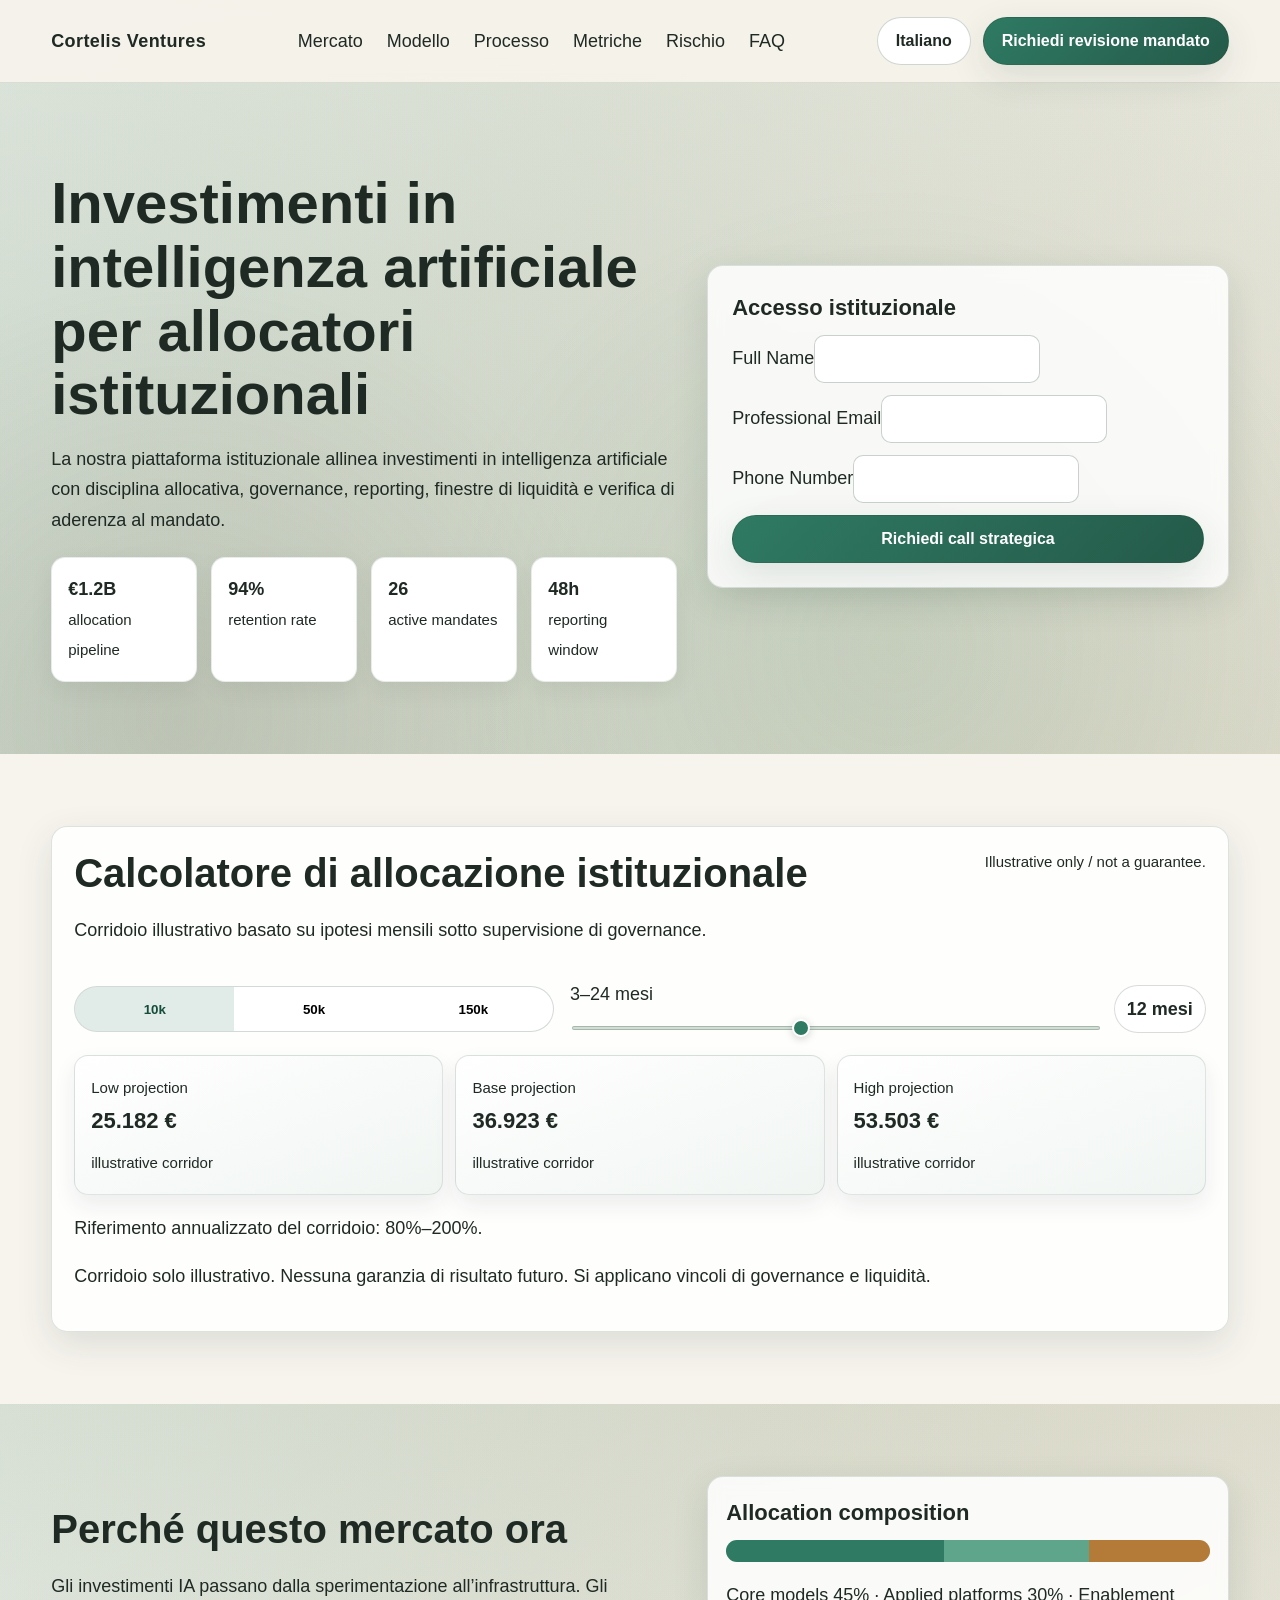
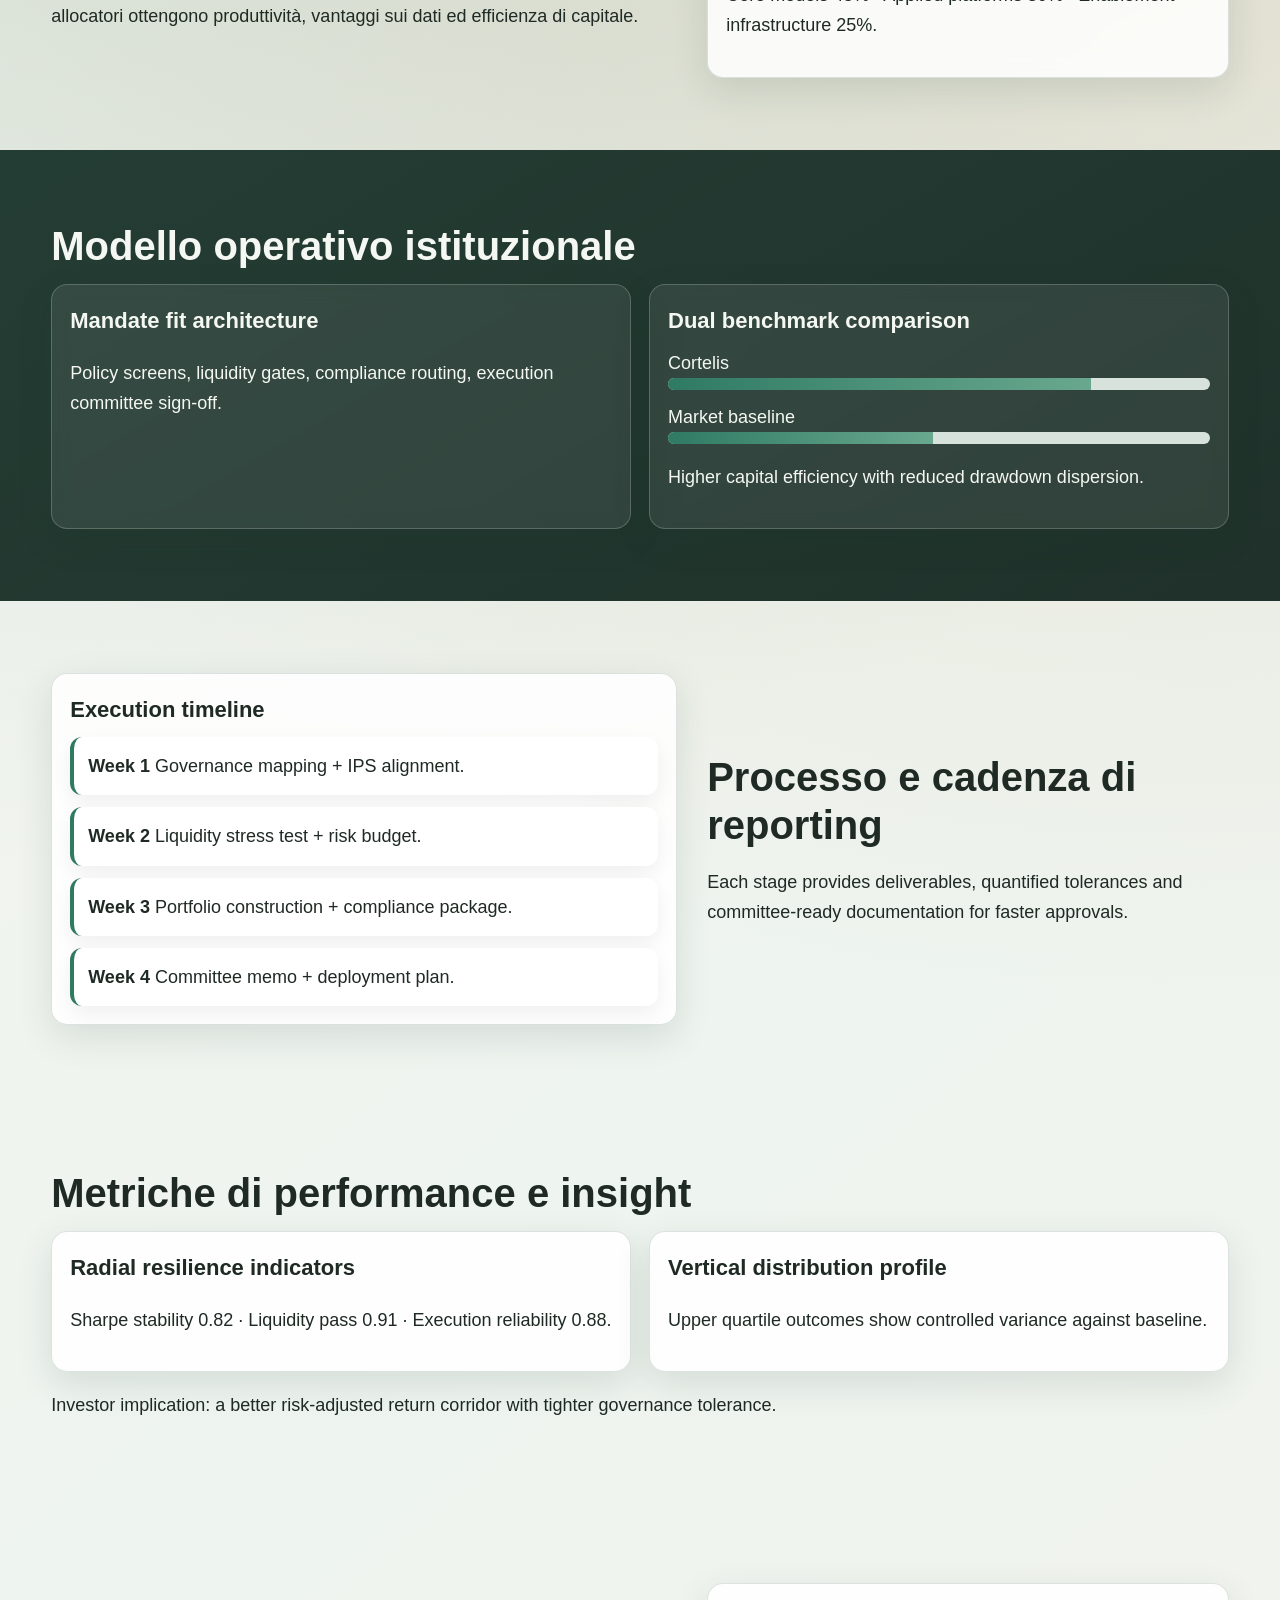
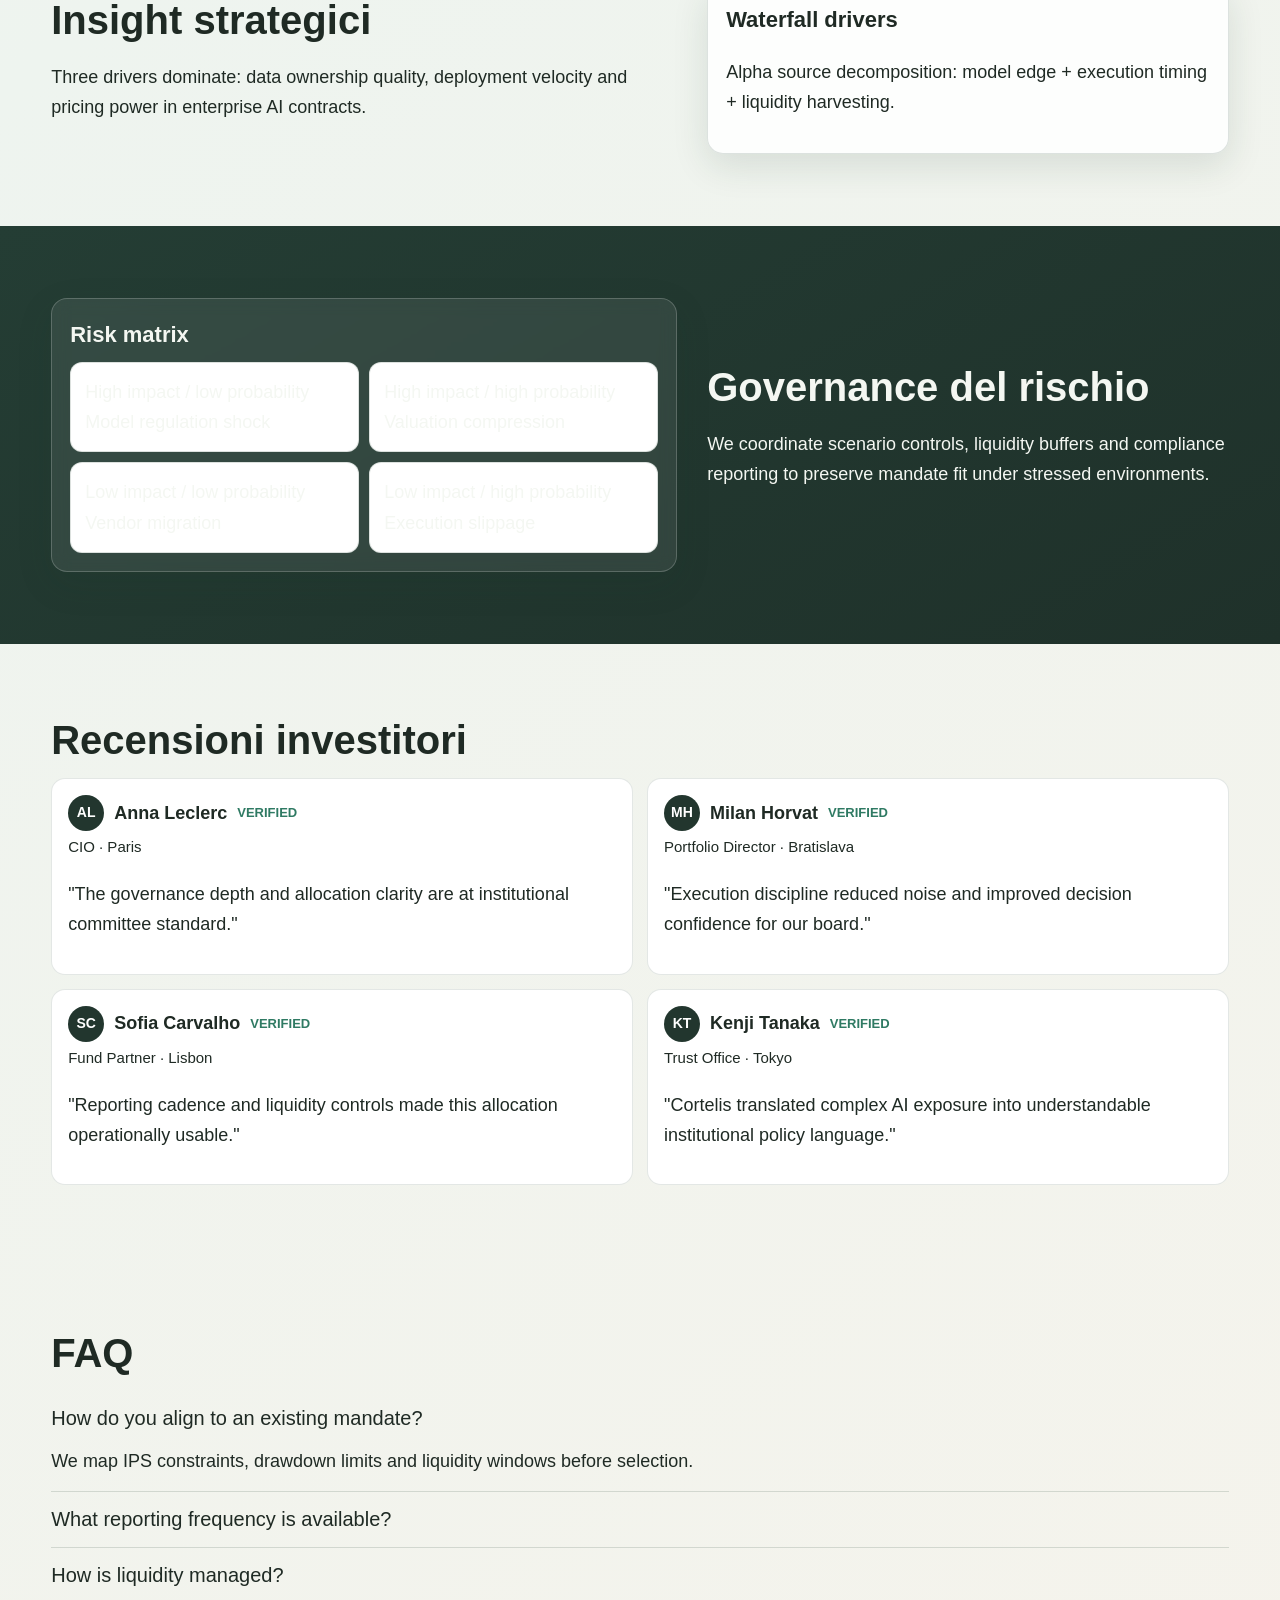
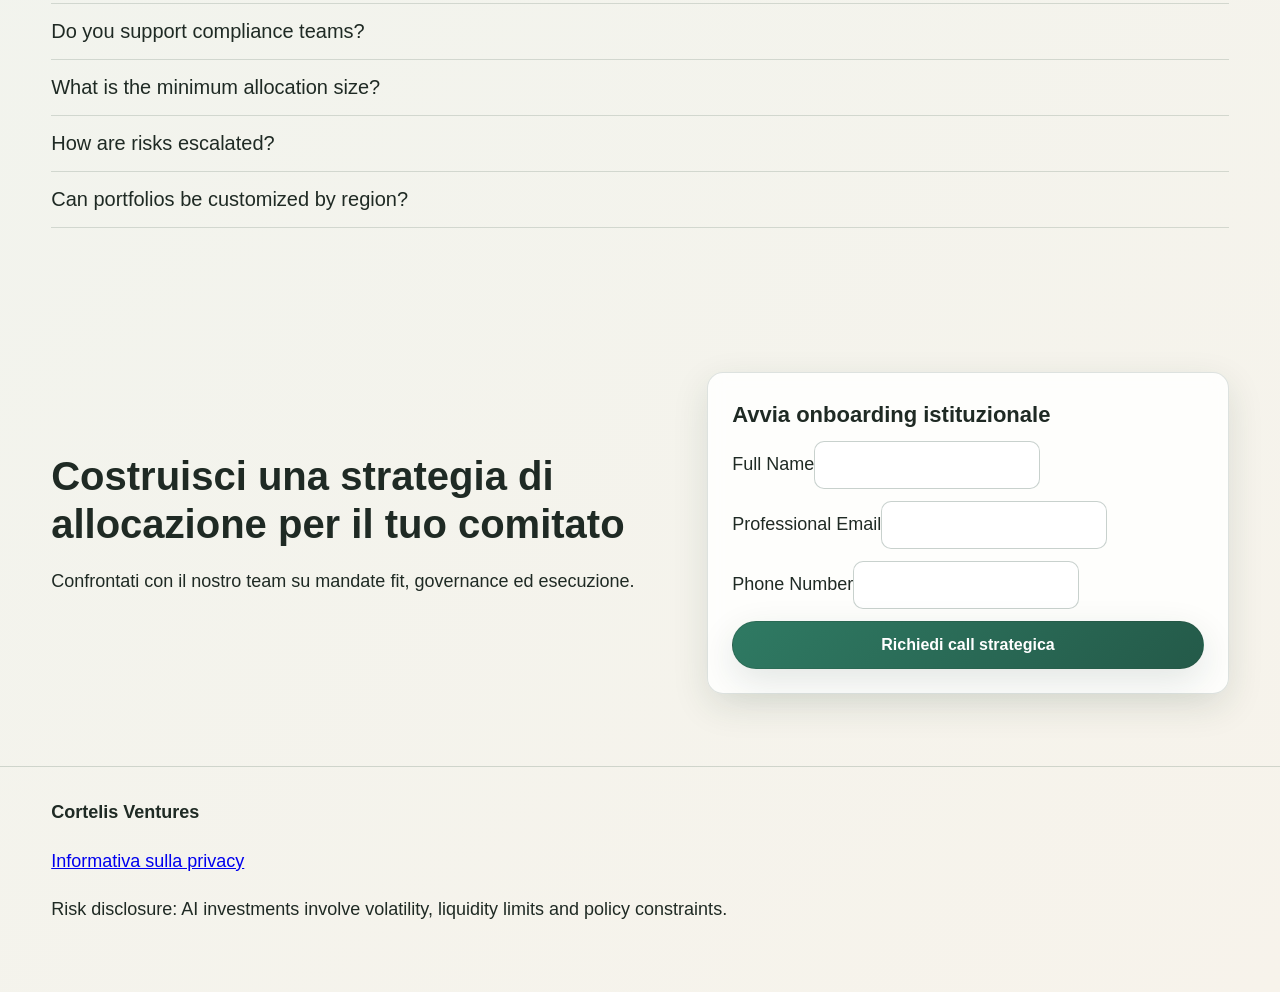
<file: it/index.html>
<!doctype html><html lang="it"><head><meta charset="utf-8"><meta name="viewport" content="width=device-width,initial-scale=1"><title>Investimenti IA per allocatori istituzionali | Cortelis Ventures</title><meta name="description" content="Cortelis Ventures offre allocazioni IA istituzionali con governance, liquidità e reporting avanzato."><link rel="canonical" href="https://cortelisventures.com/it/index.html"><meta property="og:title" content="Investimenti IA per allocatori istituzionali"><meta property="og:description" content="Cortelis Ventures offre allocazioni IA istituzionali con governance, liquidità e reporting avanzato."><meta property="og:type" content="website"><meta property="og:url" content="https://cortelisventures.com/it/index.html"><meta name="twitter:card" content="summary_large_image"><meta name="twitter:title" content="Investimenti IA per allocatori istituzionali"><meta name="twitter:description" content="Cortelis Ventures offre allocazioni IA istituzionali con governance, liquidità e reporting avanzato."><link rel="alternate" hreflang="en" href="https://cortelisventures.com/index.html"><link rel="alternate" hreflang="de" href="https://cortelisventures.com/de/index.html"><link rel="alternate" hreflang="fr" href="https://cortelisventures.com/fr/index.html"><link rel="alternate" hreflang="es" href="https://cortelisventures.com/es/index.html"><link rel="alternate" hreflang="it" href="https://cortelisventures.com/it/index.html"><link rel="alternate" hreflang="tr" href="https://cortelisventures.com/tr/index.html"><link rel="alternate" hreflang="pt" href="https://cortelisventures.com/pt/index.html"><link rel="alternate" hreflang="ja" href="https://cortelisventures.com/jp/index.html"><link rel="alternate" hreflang="sk" href="https://cortelisventures.com/sk/index.html"><link rel="alternate" hreflang="nl-BE" href="https://cortelisventures.com/be/index.html"><link rel="stylesheet" href="../assets/style.css"></head><body><div class="bg-mesh"></div><header><div class="container header-inner"><div class="brand">Cortelis Ventures</div><nav><ul><li><a href="#market">Mercato</a></li><li><a href="#model">Modello</a></li><li><a href="#process">Processo</a></li><li><a href="#metrics">Metriche</a></li><li><a href="#risk">Rischio</a></li><li><a href="#faq">FAQ</a></li></ul></nav><div class="right-zone"><div class="lang lang-desktop"><button class="lang-btn" data-lang-toggle>Italiano</button><div class="lang-menu"><a href="../index.html"><span>English</span></a>
<a href="../de/index.html"><span>Deutsch</span></a>
<a href="../fr/index.html"><span>Français</span></a>
<a href="../es/index.html"><span>Español</span></a>
<a href="../it/index.html"><span>Italiano</span></a>
<a href="../tr/index.html"><span>Türkçe</span></a>
<a href="../pt/index.html"><span>Português</span></a>
<a href="../jp/index.html"><span>日本語</span></a>
<a href="../sk/index.html"><span>Slovenčina</span></a>
<a href="../be/index.html"><span>Nederlands</span></a></div></div><a class="cta-btn cta-desktop" href="#final-cta">Richiedi revisione mandato</a><button class="drawer-toggle" aria-label="Open menu">☰</button></div></div></header><aside class="mobile-drawer"><button class="drawer-close" aria-label="Close">×</button><p><a href="#market">Mercato</a> · <a href="#model">Modello</a> · <a href="#process">Processo</a> · <a href="#metrics">Metriche</a> · <a href="#risk">Rischio</a> · <a href="#faq">FAQ</a></p><div class="lang"><button class="lang-btn" data-lang-toggle>Italiano</button><div class="lang-menu"><a href="../index.html"><span>English</span></a>
<a href="../de/index.html"><span>Deutsch</span></a>
<a href="../fr/index.html"><span>Français</span></a>
<a href="../es/index.html"><span>Español</span></a>
<a href="../it/index.html"><span>Italiano</span></a>
<a href="../tr/index.html"><span>Türkçe</span></a>
<a href="../pt/index.html"><span>Português</span></a>
<a href="../jp/index.html"><span>日本語</span></a>
<a href="../sk/index.html"><span>Slovenčina</span></a>
<a href="../be/index.html"><span>Nederlands</span></a></div></div><p><a class="cta-btn" href="#final-cta">Richiedi revisione mandato</a></p></aside><main><section class="hero"><div class="container grid-2"><div><h1>Investimenti in intelligenza artificiale per allocatori istituzionali</h1><p>La nostra piattaforma istituzionale allinea investimenti in intelligenza artificiale con disciplina allocativa, governance, reporting, finestre di liquidità e verifica di aderenza al mandato.</p><div class="kpi-strip"><div class="kpi"><strong>€1.2B</strong><br><small>allocation pipeline</small></div><div class="kpi"><strong>94%</strong><br><small>retention rate</small></div><div class="kpi"><strong>26</strong><br><small>active mandates</small></div><div class="kpi"><strong>48h</strong><br><small>reporting window</small></div></div></div><div class="glass form-card"><h3>Accesso istituzionale</h3><form><label>Full Name<input></label><label>Professional Email<input type="email"></label><label>Phone Number<input></label><button class="cta-btn" type="button">Richiedi call strategica</button></form></div></div></section><section class="calc"><div class="container"><div class="glass calc-module"><div class="calc-head"><div><h2>Calcolatore di allocazione istituzionale</h2><p>Corridoio illustrativo basato su ipotesi mensili sotto supervisione di governance.</p></div><small>Illustrative only / not a guarantee.</small></div><div class="calc-row"><div class="segmented"><button class="seg-btn active" data-amount="10000" type="button">10k</button><button class="seg-btn" data-amount="50000" type="button">50k</button><button class="seg-btn" data-amount="150000" type="button">150k</button></div><div class="slider-wrap"><label for="months">3–24 mesi</label><input id="months" min="3" max="24" value="12" type="range"></div><div class="pill"><span data-month-val>12</span> mesi</div></div><div class="result-grid"><article class="result"><small>Low projection</small><h3 data-low></h3><small>illustrative corridor</small></article><article class="result"><small>Base projection</small><h3 data-base></h3><small>illustrative corridor</small></article><article class="result"><small>High projection</small><h3 data-high></h3><small>illustrative corridor</small></article></div><p>Riferimento annualizzato del corridoio: 80%–200%.</p><p>Corridoio solo illustrativo. Nessuna garanzia di risultato futuro. Si applicano vincoli di governance e liquidità.</p></div></div></section><section id="market"><div class="container grid-2"><div><h2>Perché questo mercato ora</h2><p>Gli investimenti IA passano dalla sperimentazione all’infrastruttura. Gli allocatori ottengono produttività, vantaggi sui dati ed efficienza di capitale.</p></div><div class="glass" style="padding:18px"><h3>Allocation composition</h3><div class="stack-bar"><span></span><span></span><span></span></div><p>Core models 45% · Applied platforms 30% · Enablement infrastructure 25%.</p></div></div></section><section id="model" class="alt"><div class="container"><h2>Modello operativo istituzionale</h2><div class="visual-grid"><div class="glass" style="padding:18px"><h3>Mandate fit architecture</h3><p>Policy screens, liquidity gates, compliance routing, execution committee sign-off.</p></div><div class="glass" style="padding:18px"><h3>Dual benchmark comparison</h3><div class="compare-bars"><div class="row">Cortelis<div class="bar"><i style="width:78%"></i></div></div><div class="row">Market baseline<div class="bar"><i style="width:49%"></i></div></div></div><p>Higher capital efficiency with reduced drawdown dispersion.</p></div></div></div></section><section id="process"><div class="container grid-2"><div class="glass" style="padding:18px"><h3>Execution timeline</h3><div class="timeline"><div class="t-item"><strong>Week 1</strong> Governance mapping + IPS alignment.</div><div class="t-item"><strong>Week 2</strong> Liquidity stress test + risk budget.</div><div class="t-item"><strong>Week 3</strong> Portfolio construction + compliance package.</div><div class="t-item"><strong>Week 4</strong> Committee memo + deployment plan.</div></div></div><div><h2>Processo e cadenza di reporting</h2><p>Each stage provides deliverables, quantified tolerances and committee-ready documentation for faster approvals.</p></div></div></section><section id="metrics"><div class="container"><h2>Metriche di performance e insight</h2><div class="visual-grid"><article class="glass" style="padding:18px"><h3>Radial resilience indicators</h3><p>Sharpe stability 0.82 · Liquidity pass 0.91 · Execution reliability 0.88.</p></article><article class="glass" style="padding:18px"><h3>Vertical distribution profile</h3><p>Upper quartile outcomes show controlled variance against baseline.</p></article></div><p>Investor implication: a better risk-adjusted return corridor with tighter governance tolerance.</p></div></section><section><div class="container grid-2"><div><h2>Insight strategici</h2><p>Three drivers dominate: data ownership quality, deployment velocity and pricing power in enterprise AI contracts.</p></div><div class="glass" style="padding:18px"><h3>Waterfall drivers</h3><p>Alpha source decomposition: model edge + execution timing + liquidity harvesting.</p></div></div></section><section id="risk" class="alt"><div class="container grid-2"><div class="glass" style="padding:18px"><h3>Risk matrix</h3><div class="risk-matrix"><div>High impact / low probability<br>Model regulation shock</div><div>High impact / high probability<br>Valuation compression</div><div>Low impact / low probability<br>Vendor migration</div><div>Low impact / high probability<br>Execution slippage</div></div></div><div><h2>Governance del rischio</h2><p>We coordinate scenario controls, liquidity buffers and compliance reporting to preserve mandate fit under stressed environments.</p></div></div></section><section><div class="container"><h2>Recensioni investitori</h2><div class="review-grid"><article class="review"><div class="rev-head"><div class="avatar">AL</div><strong>Anna Leclerc</strong><span class="verified">VERIFIED</span></div><small>CIO · Paris</small><p>"The governance depth and allocation clarity are at institutional committee standard."</p></article><article class="review"><div class="rev-head"><div class="avatar">MH</div><strong>Milan Horvat</strong><span class="verified">VERIFIED</span></div><small>Portfolio Director · Bratislava</small><p>"Execution discipline reduced noise and improved decision confidence for our board."</p></article><article class="review"><div class="rev-head"><div class="avatar">SC</div><strong>Sofia Carvalho</strong><span class="verified">VERIFIED</span></div><small>Fund Partner · Lisbon</small><p>"Reporting cadence and liquidity controls made this allocation operationally usable."</p></article><article class="review"><div class="rev-head"><div class="avatar">KT</div><strong>Kenji Tanaka</strong><span class="verified">VERIFIED</span></div><small>Trust Office · Tokyo</small><p>"Cortelis translated complex AI exposure into understandable institutional policy language."</p></article></div></div></section><section id="faq"><div class="container"><h2>FAQ</h2><div class="faq-item open"><button class="faq-q" type="button">How do you align to an existing mandate?</button><div class="faq-answer">We map IPS constraints, drawdown limits and liquidity windows before selection.</div></div><div class="faq-item"><button class="faq-q" type="button">What reporting frequency is available?</button><div class="faq-answer">Monthly committee packs and ad-hoc event reporting within 48 hours.</div></div><div class="faq-item"><button class="faq-q" type="button">How is liquidity managed?</button><div class="faq-answer">Tiered liquidity buckets and stress scenarios are built into construction.</div></div><div class="faq-item"><button class="faq-q" type="button">Do you support compliance teams?</button><div class="faq-answer">Yes, we provide disclosure memos, policy mapping and controls evidence.</div></div><div class="faq-item"><button class="faq-q" type="button">What is the minimum allocation size?</button><div class="faq-answer">Initial mandates typically begin at institutional ticket sizes from €250k.</div></div><div class="faq-item"><button class="faq-q" type="button">How are risks escalated?</button><div class="faq-answer">Escalation thresholds trigger governance alerts and tactical de-risking actions.</div></div><div class="faq-item"><button class="faq-q" type="button">Can portfolios be customized by region?</button><div class="faq-answer">Yes, strategy sleeves can be adjusted for jurisdiction and policy limitations.</div></div></div></section><section id="final-cta"><div class="container grid-2"><div><h2>Costruisci una strategia di allocazione per il tuo comitato</h2><p>Confrontati con il nostro team su mandate fit, governance ed esecuzione.</p></div><div class="glass form-card"><h3>Avvia onboarding istituzionale</h3><form><label>Full Name<input></label><label>Professional Email<input type="email"></label><label>Phone Number<input></label><button class="cta-btn" type="button">Richiedi call strategica</button></form></div></div></section></main><footer><div class="container"><strong>Cortelis Ventures</strong><p><a href="#" data-open-privacy>Informativa sulla privacy</a></p><p>Risk disclosure: AI investments involve volatility, liquidity limits and policy constraints.</p></div></footer><div class="modal-backdrop"><div class="modal"><div class="modal-head"><button class="modal-x" data-close-privacy aria-label="Close">×</button></div><div class="modal-content"><h3>Introduction</h3><p>This policy explains how Cortelis Ventures handles personal data for institutional engagement.</p><h3>Data collection</h3><p>We collect identity, professional contact and interaction data submitted through forms.</p><h3>Legal basis</h3><p>Processing is based on consent, contractual steps and legitimate institutional communication.</p><h3>Cookies</h3><p>Essential cookies support security, language experience and session continuity.</p><h3>Retention</h3><p>Records are retained only for required regulatory and client-service periods.</p><h3>Third-party sharing</h3><p>Data may be shared with compliance, audit and infrastructure providers under agreement.</p><h3>Security</h3><p>Encryption, access control and monitoring protect confidentiality and integrity.</p><h3>User rights</h3><p>You may request access, correction, deletion or processing restriction where permitted.</p><h3>International transfers</h3><p>Cross-border transfers use contractual safeguards and regional compliance checks.</p><h3>Industry risk disclosure</h3><p>Investment outcomes are uncertain and not guaranteed, including AI-related allocations.</p><h3>Contact</h3><p>privacy@cortelisventures.com</p></div><div class="modal-foot"><button class="lang-btn" data-close-privacy>Chiudi</button></div></div></div><script type="application/ld+json">{"@context":"https://schema.org","@graph":[{"@type":"Organization","name":"Cortelis Ventures","url":"https://cortelisventures.com"},{"@type":"WebSite","name":"Cortelis Ventures","url":"https://cortelisventures.com"},{"@type":"FAQPage","mainEntity":[{"@type":"Question","name":"How do you align to an existing mandate?","acceptedAnswer":{"@type":"Answer","text":"We map IPS constraints before deployment."}}]},{"@type":"Review","author":{"@type":"Person","name":"Anna Leclerc"},"reviewBody":"Governance depth meets institutional standards.","reviewRating":{"@type":"Rating","ratingValue":"5"}}]}</script><script src="../assets/app.js" defer></script></body></html>
</file>
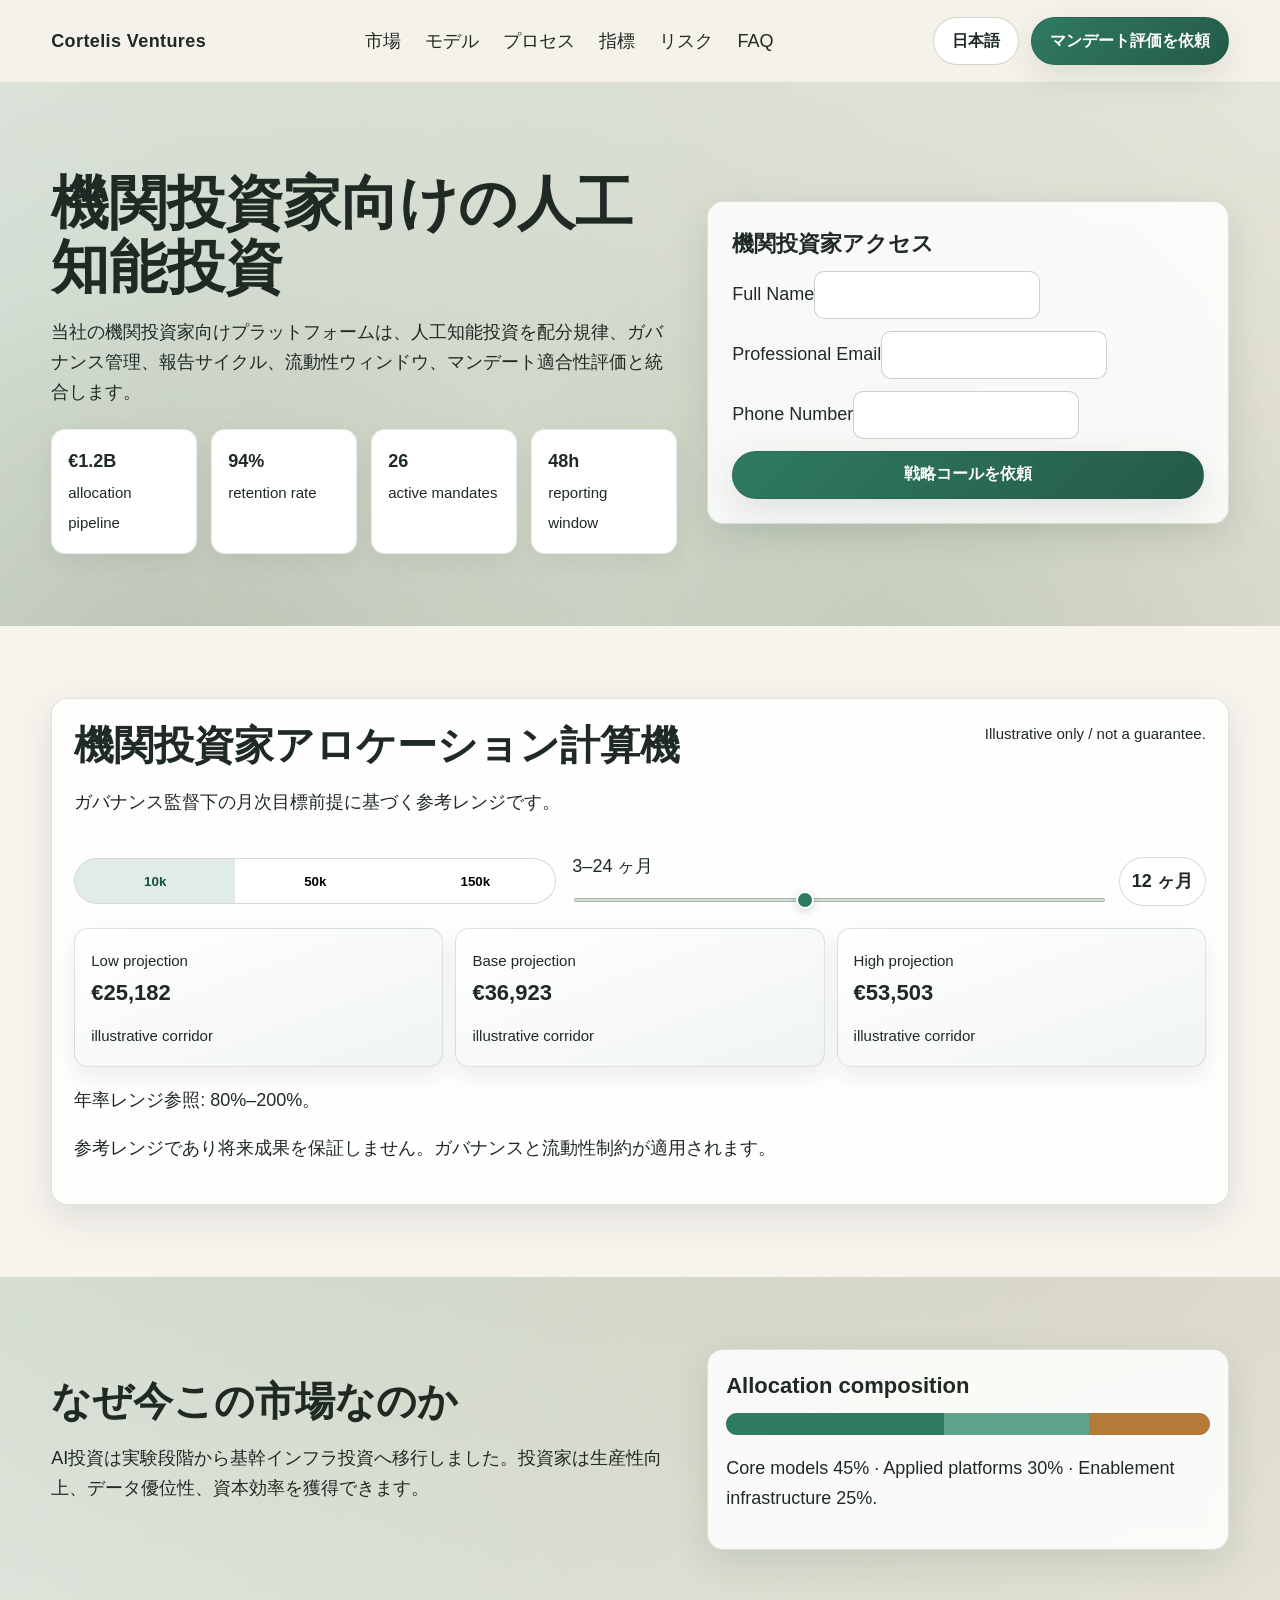
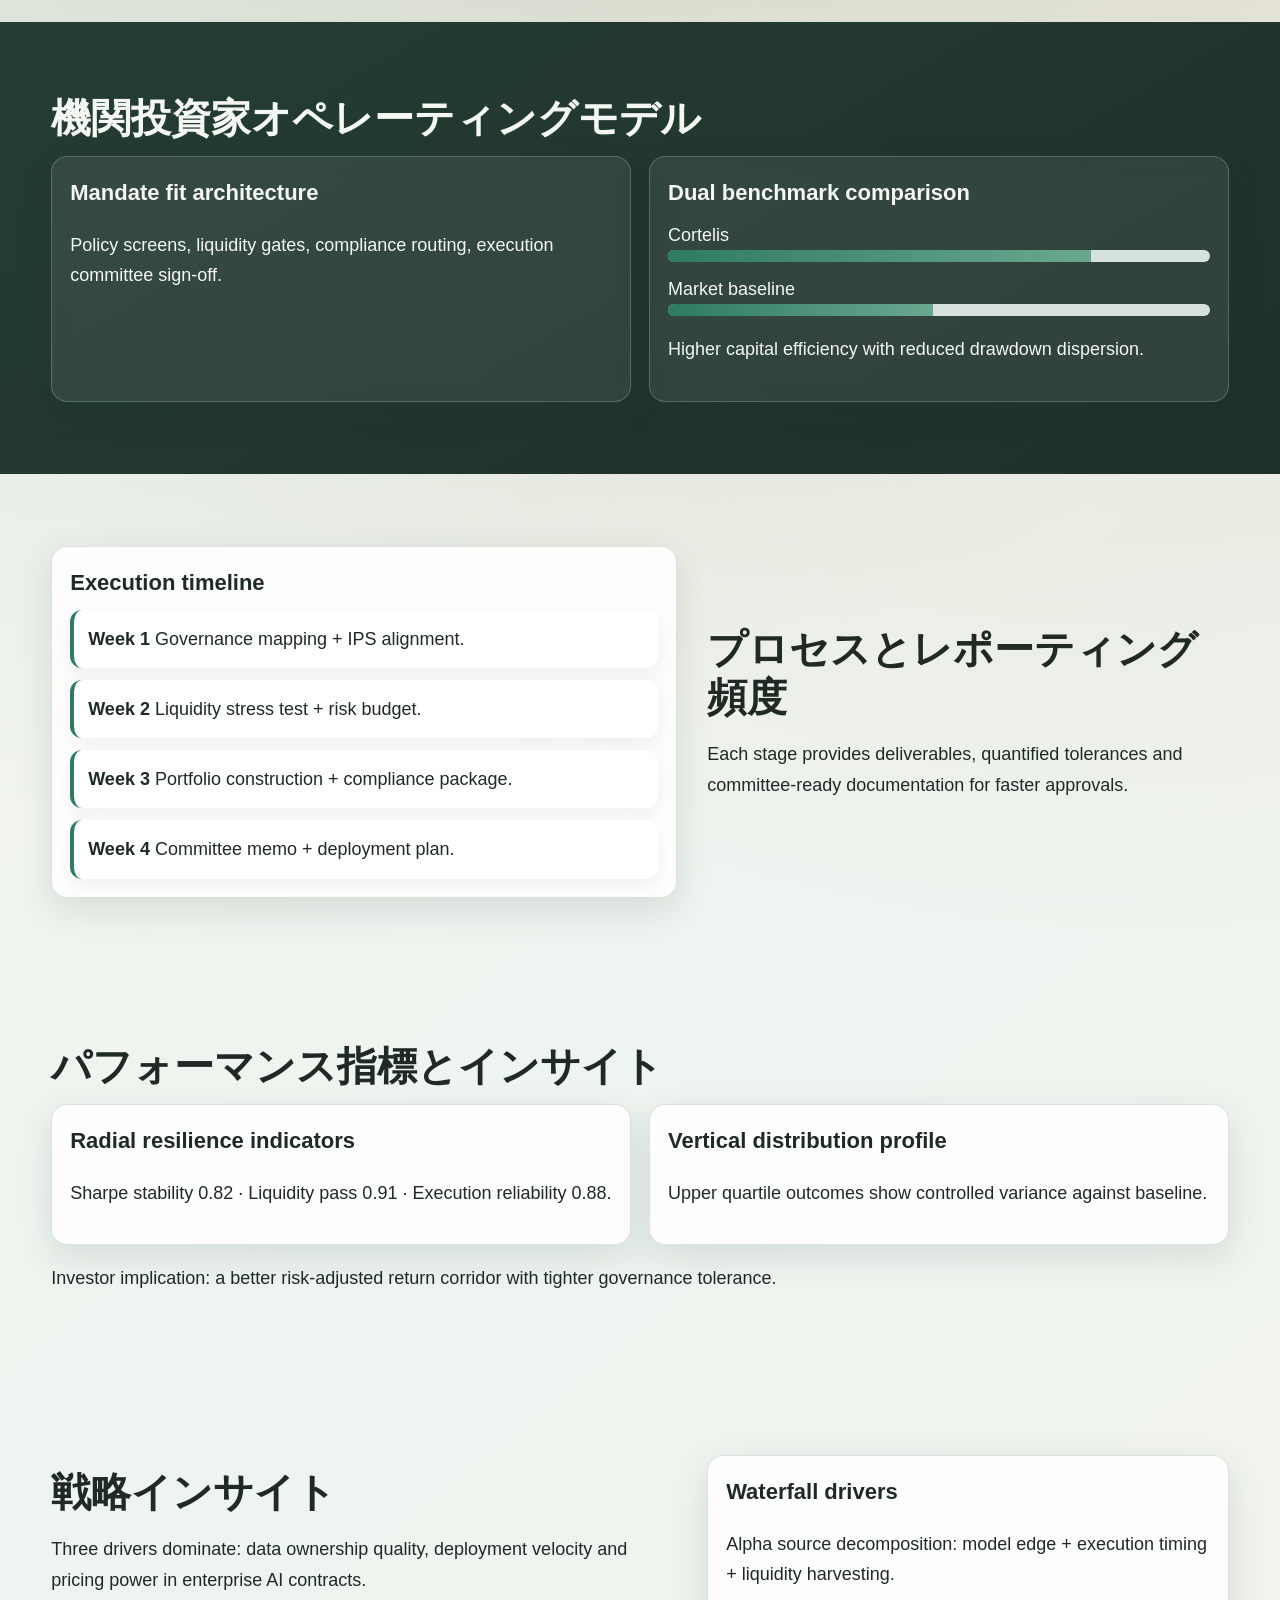
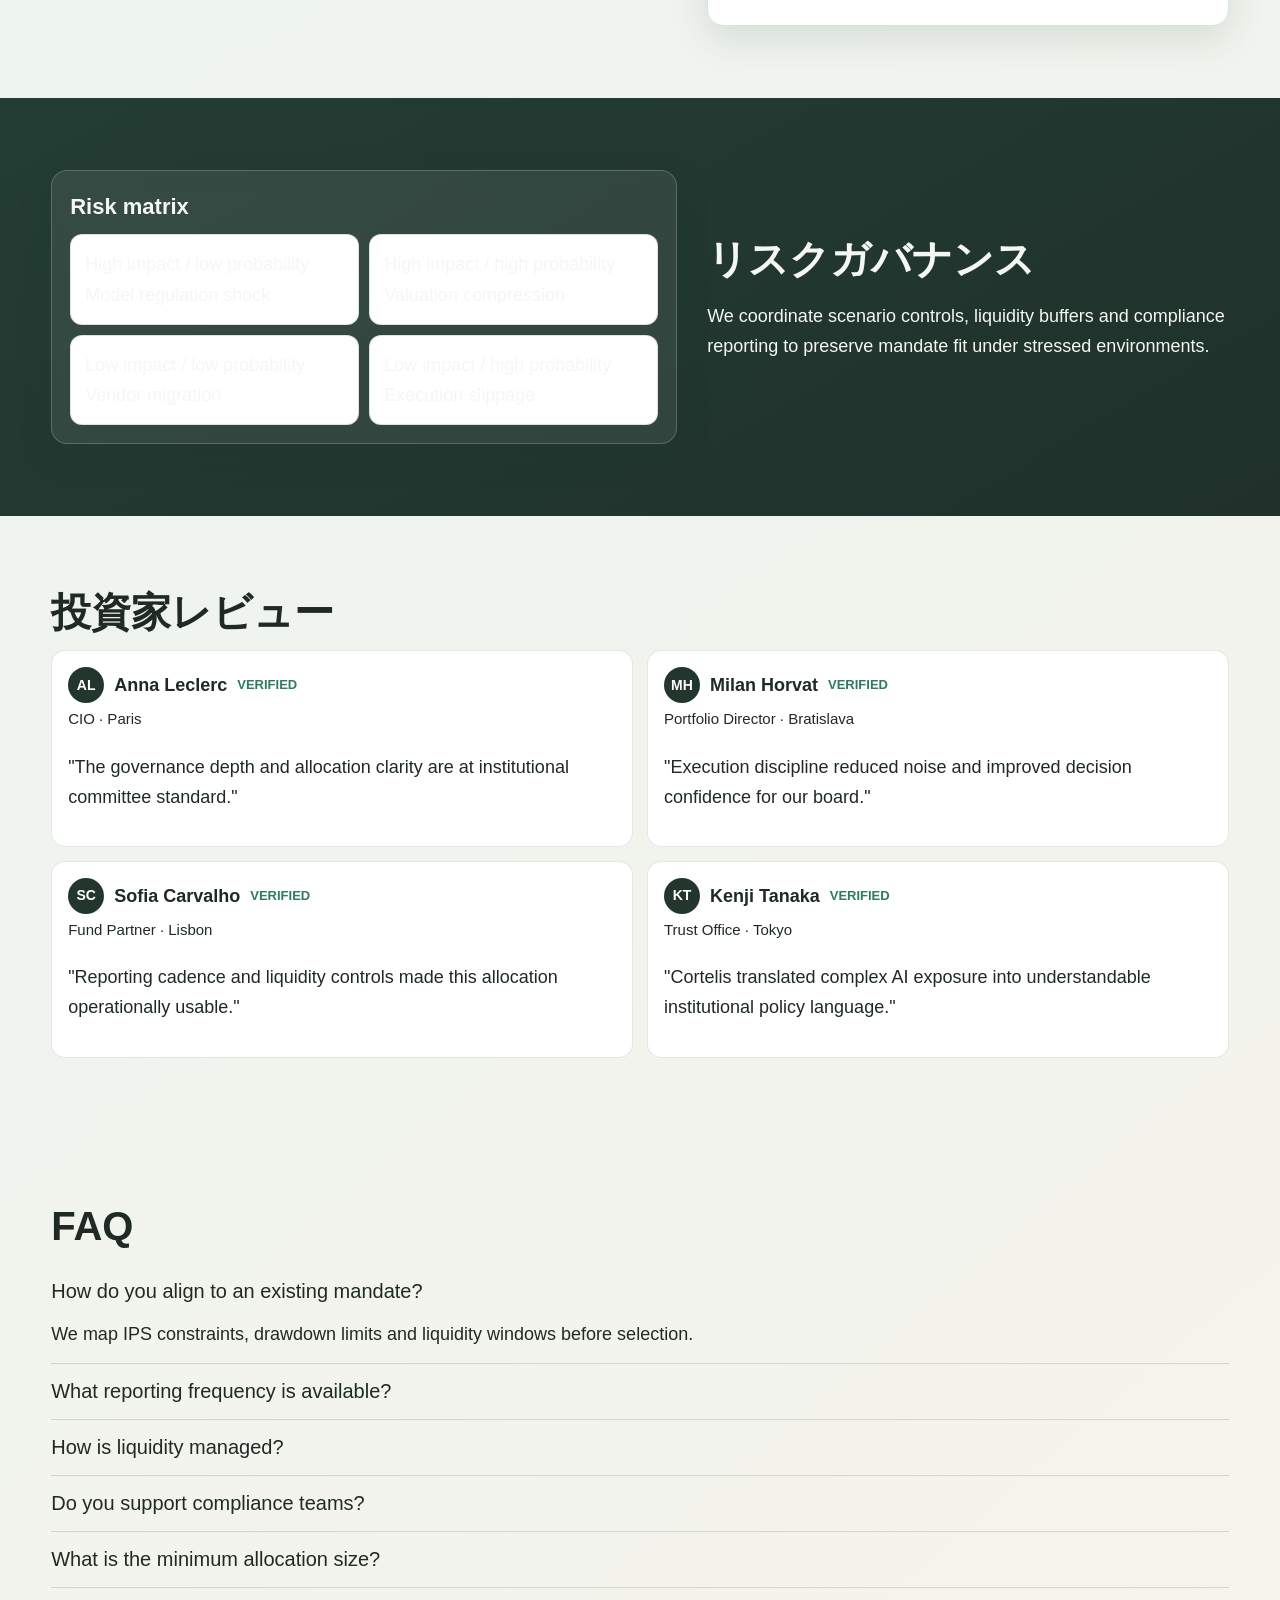
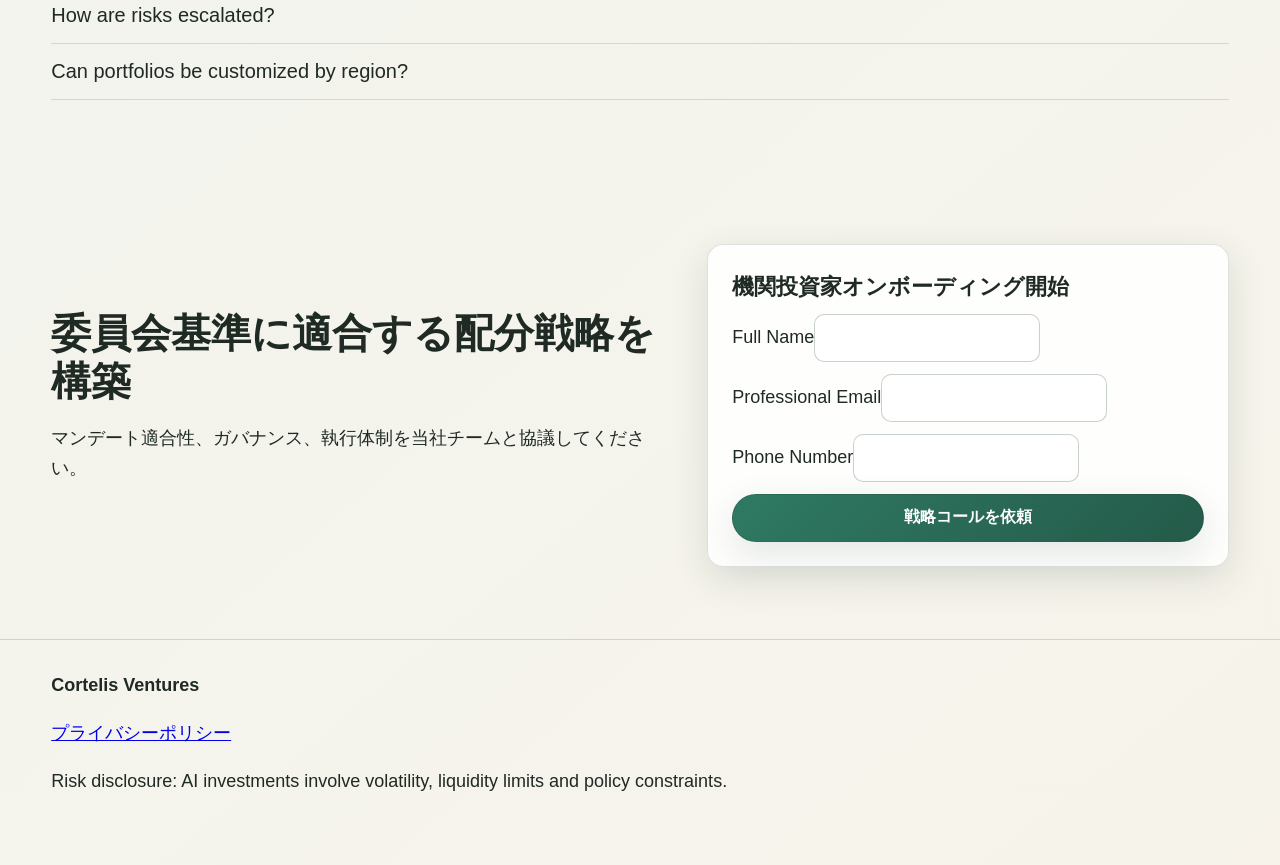
<file: jp/index.html>
<!doctype html><html lang="jp"><head><meta charset="utf-8"><meta name="viewport" content="width=device-width,initial-scale=1"><title>機関投資家向けAI投資戦略 | Cortelis Ventures</title><meta name="description" content="Cortelis Venturesはガバナンス、流動性設計、実行規律を備えた機関投資家向けAI投資を提供します。"><link rel="canonical" href="https://cortelisventures.com/jp/index.html"><meta property="og:title" content="機関投資家向けAI投資戦略"><meta property="og:description" content="Cortelis Venturesはガバナンス、流動性設計、実行規律を備えた機関投資家向けAI投資を提供します。"><meta property="og:type" content="website"><meta property="og:url" content="https://cortelisventures.com/jp/index.html"><meta name="twitter:card" content="summary_large_image"><meta name="twitter:title" content="機関投資家向けAI投資戦略"><meta name="twitter:description" content="Cortelis Venturesはガバナンス、流動性設計、実行規律を備えた機関投資家向けAI投資を提供します。"><link rel="alternate" hreflang="en" href="https://cortelisventures.com/index.html"><link rel="alternate" hreflang="de" href="https://cortelisventures.com/de/index.html"><link rel="alternate" hreflang="fr" href="https://cortelisventures.com/fr/index.html"><link rel="alternate" hreflang="es" href="https://cortelisventures.com/es/index.html"><link rel="alternate" hreflang="it" href="https://cortelisventures.com/it/index.html"><link rel="alternate" hreflang="tr" href="https://cortelisventures.com/tr/index.html"><link rel="alternate" hreflang="pt" href="https://cortelisventures.com/pt/index.html"><link rel="alternate" hreflang="ja" href="https://cortelisventures.com/jp/index.html"><link rel="alternate" hreflang="sk" href="https://cortelisventures.com/sk/index.html"><link rel="alternate" hreflang="nl-BE" href="https://cortelisventures.com/be/index.html"><link rel="stylesheet" href="../assets/style.css"></head><body><div class="bg-mesh"></div><header><div class="container header-inner"><div class="brand">Cortelis Ventures</div><nav><ul><li><a href="#market">市場</a></li><li><a href="#model">モデル</a></li><li><a href="#process">プロセス</a></li><li><a href="#metrics">指標</a></li><li><a href="#risk">リスク</a></li><li><a href="#faq">FAQ</a></li></ul></nav><div class="right-zone"><div class="lang lang-desktop"><button class="lang-btn" data-lang-toggle>日本語</button><div class="lang-menu"><a href="../index.html"><span>English</span></a>
<a href="../de/index.html"><span>Deutsch</span></a>
<a href="../fr/index.html"><span>Français</span></a>
<a href="../es/index.html"><span>Español</span></a>
<a href="../it/index.html"><span>Italiano</span></a>
<a href="../tr/index.html"><span>Türkçe</span></a>
<a href="../pt/index.html"><span>Português</span></a>
<a href="../jp/index.html"><span>日本語</span></a>
<a href="../sk/index.html"><span>Slovenčina</span></a>
<a href="../be/index.html"><span>Nederlands</span></a></div></div><a class="cta-btn cta-desktop" href="#final-cta">マンデート評価を依頼</a><button class="drawer-toggle" aria-label="Open menu">☰</button></div></div></header><aside class="mobile-drawer"><button class="drawer-close" aria-label="Close">×</button><p><a href="#market">市場</a> · <a href="#model">モデル</a> · <a href="#process">プロセス</a> · <a href="#metrics">指標</a> · <a href="#risk">リスク</a> · <a href="#faq">FAQ</a></p><div class="lang"><button class="lang-btn" data-lang-toggle>日本語</button><div class="lang-menu"><a href="../index.html"><span>English</span></a>
<a href="../de/index.html"><span>Deutsch</span></a>
<a href="../fr/index.html"><span>Français</span></a>
<a href="../es/index.html"><span>Español</span></a>
<a href="../it/index.html"><span>Italiano</span></a>
<a href="../tr/index.html"><span>Türkçe</span></a>
<a href="../pt/index.html"><span>Português</span></a>
<a href="../jp/index.html"><span>日本語</span></a>
<a href="../sk/index.html"><span>Slovenčina</span></a>
<a href="../be/index.html"><span>Nederlands</span></a></div></div><p><a class="cta-btn" href="#final-cta">マンデート評価を依頼</a></p></aside><main><section class="hero"><div class="container grid-2"><div><h1>機関投資家向けの人工知能投資</h1><p>当社の機関投資家向けプラットフォームは、人工知能投資を配分規律、ガバナンス管理、報告サイクル、流動性ウィンドウ、マンデート適合性評価と統合します。</p><div class="kpi-strip"><div class="kpi"><strong>€1.2B</strong><br><small>allocation pipeline</small></div><div class="kpi"><strong>94%</strong><br><small>retention rate</small></div><div class="kpi"><strong>26</strong><br><small>active mandates</small></div><div class="kpi"><strong>48h</strong><br><small>reporting window</small></div></div></div><div class="glass form-card"><h3>機関投資家アクセス</h3><form><label>Full Name<input></label><label>Professional Email<input type="email"></label><label>Phone Number<input></label><button class="cta-btn" type="button">戦略コールを依頼</button></form></div></div></section><section class="calc"><div class="container"><div class="glass calc-module"><div class="calc-head"><div><h2>機関投資家アロケーション計算機</h2><p>ガバナンス監督下の月次目標前提に基づく参考レンジです。</p></div><small>Illustrative only / not a guarantee.</small></div><div class="calc-row"><div class="segmented"><button class="seg-btn active" data-amount="10000" type="button">10k</button><button class="seg-btn" data-amount="50000" type="button">50k</button><button class="seg-btn" data-amount="150000" type="button">150k</button></div><div class="slider-wrap"><label for="months">3–24 ヶ月</label><input id="months" min="3" max="24" value="12" type="range"></div><div class="pill"><span data-month-val>12</span> ヶ月</div></div><div class="result-grid"><article class="result"><small>Low projection</small><h3 data-low></h3><small>illustrative corridor</small></article><article class="result"><small>Base projection</small><h3 data-base></h3><small>illustrative corridor</small></article><article class="result"><small>High projection</small><h3 data-high></h3><small>illustrative corridor</small></article></div><p>年率レンジ参照: 80%–200%。</p><p>参考レンジであり将来成果を保証しません。ガバナンスと流動性制約が適用されます。</p></div></div></section><section id="market"><div class="container grid-2"><div><h2>なぜ今この市場なのか</h2><p>AI投資は実験段階から基幹インフラ投資へ移行しました。投資家は生産性向上、データ優位性、資本効率を獲得できます。</p></div><div class="glass" style="padding:18px"><h3>Allocation composition</h3><div class="stack-bar"><span></span><span></span><span></span></div><p>Core models 45% · Applied platforms 30% · Enablement infrastructure 25%.</p></div></div></section><section id="model" class="alt"><div class="container"><h2>機関投資家オペレーティングモデル</h2><div class="visual-grid"><div class="glass" style="padding:18px"><h3>Mandate fit architecture</h3><p>Policy screens, liquidity gates, compliance routing, execution committee sign-off.</p></div><div class="glass" style="padding:18px"><h3>Dual benchmark comparison</h3><div class="compare-bars"><div class="row">Cortelis<div class="bar"><i style="width:78%"></i></div></div><div class="row">Market baseline<div class="bar"><i style="width:49%"></i></div></div></div><p>Higher capital efficiency with reduced drawdown dispersion.</p></div></div></div></section><section id="process"><div class="container grid-2"><div class="glass" style="padding:18px"><h3>Execution timeline</h3><div class="timeline"><div class="t-item"><strong>Week 1</strong> Governance mapping + IPS alignment.</div><div class="t-item"><strong>Week 2</strong> Liquidity stress test + risk budget.</div><div class="t-item"><strong>Week 3</strong> Portfolio construction + compliance package.</div><div class="t-item"><strong>Week 4</strong> Committee memo + deployment plan.</div></div></div><div><h2>プロセスとレポーティング頻度</h2><p>Each stage provides deliverables, quantified tolerances and committee-ready documentation for faster approvals.</p></div></div></section><section id="metrics"><div class="container"><h2>パフォーマンス指標とインサイト</h2><div class="visual-grid"><article class="glass" style="padding:18px"><h3>Radial resilience indicators</h3><p>Sharpe stability 0.82 · Liquidity pass 0.91 · Execution reliability 0.88.</p></article><article class="glass" style="padding:18px"><h3>Vertical distribution profile</h3><p>Upper quartile outcomes show controlled variance against baseline.</p></article></div><p>Investor implication: a better risk-adjusted return corridor with tighter governance tolerance.</p></div></section><section><div class="container grid-2"><div><h2>戦略インサイト</h2><p>Three drivers dominate: data ownership quality, deployment velocity and pricing power in enterprise AI contracts.</p></div><div class="glass" style="padding:18px"><h3>Waterfall drivers</h3><p>Alpha source decomposition: model edge + execution timing + liquidity harvesting.</p></div></div></section><section id="risk" class="alt"><div class="container grid-2"><div class="glass" style="padding:18px"><h3>Risk matrix</h3><div class="risk-matrix"><div>High impact / low probability<br>Model regulation shock</div><div>High impact / high probability<br>Valuation compression</div><div>Low impact / low probability<br>Vendor migration</div><div>Low impact / high probability<br>Execution slippage</div></div></div><div><h2>リスクガバナンス</h2><p>We coordinate scenario controls, liquidity buffers and compliance reporting to preserve mandate fit under stressed environments.</p></div></div></section><section><div class="container"><h2>投資家レビュー</h2><div class="review-grid"><article class="review"><div class="rev-head"><div class="avatar">AL</div><strong>Anna Leclerc</strong><span class="verified">VERIFIED</span></div><small>CIO · Paris</small><p>"The governance depth and allocation clarity are at institutional committee standard."</p></article><article class="review"><div class="rev-head"><div class="avatar">MH</div><strong>Milan Horvat</strong><span class="verified">VERIFIED</span></div><small>Portfolio Director · Bratislava</small><p>"Execution discipline reduced noise and improved decision confidence for our board."</p></article><article class="review"><div class="rev-head"><div class="avatar">SC</div><strong>Sofia Carvalho</strong><span class="verified">VERIFIED</span></div><small>Fund Partner · Lisbon</small><p>"Reporting cadence and liquidity controls made this allocation operationally usable."</p></article><article class="review"><div class="rev-head"><div class="avatar">KT</div><strong>Kenji Tanaka</strong><span class="verified">VERIFIED</span></div><small>Trust Office · Tokyo</small><p>"Cortelis translated complex AI exposure into understandable institutional policy language."</p></article></div></div></section><section id="faq"><div class="container"><h2>FAQ</h2><div class="faq-item open"><button class="faq-q" type="button">How do you align to an existing mandate?</button><div class="faq-answer">We map IPS constraints, drawdown limits and liquidity windows before selection.</div></div><div class="faq-item"><button class="faq-q" type="button">What reporting frequency is available?</button><div class="faq-answer">Monthly committee packs and ad-hoc event reporting within 48 hours.</div></div><div class="faq-item"><button class="faq-q" type="button">How is liquidity managed?</button><div class="faq-answer">Tiered liquidity buckets and stress scenarios are built into construction.</div></div><div class="faq-item"><button class="faq-q" type="button">Do you support compliance teams?</button><div class="faq-answer">Yes, we provide disclosure memos, policy mapping and controls evidence.</div></div><div class="faq-item"><button class="faq-q" type="button">What is the minimum allocation size?</button><div class="faq-answer">Initial mandates typically begin at institutional ticket sizes from €250k.</div></div><div class="faq-item"><button class="faq-q" type="button">How are risks escalated?</button><div class="faq-answer">Escalation thresholds trigger governance alerts and tactical de-risking actions.</div></div><div class="faq-item"><button class="faq-q" type="button">Can portfolios be customized by region?</button><div class="faq-answer">Yes, strategy sleeves can be adjusted for jurisdiction and policy limitations.</div></div></div></section><section id="final-cta"><div class="container grid-2"><div><h2>委員会基準に適合する配分戦略を構築</h2><p>マンデート適合性、ガバナンス、執行体制を当社チームと協議してください。</p></div><div class="glass form-card"><h3>機関投資家オンボーディング開始</h3><form><label>Full Name<input></label><label>Professional Email<input type="email"></label><label>Phone Number<input></label><button class="cta-btn" type="button">戦略コールを依頼</button></form></div></div></section></main><footer><div class="container"><strong>Cortelis Ventures</strong><p><a href="#" data-open-privacy>プライバシーポリシー</a></p><p>Risk disclosure: AI investments involve volatility, liquidity limits and policy constraints.</p></div></footer><div class="modal-backdrop"><div class="modal"><div class="modal-head"><button class="modal-x" data-close-privacy aria-label="Close">×</button></div><div class="modal-content"><h3>Introduction</h3><p>This policy explains how Cortelis Ventures handles personal data for institutional engagement.</p><h3>Data collection</h3><p>We collect identity, professional contact and interaction data submitted through forms.</p><h3>Legal basis</h3><p>Processing is based on consent, contractual steps and legitimate institutional communication.</p><h3>Cookies</h3><p>Essential cookies support security, language experience and session continuity.</p><h3>Retention</h3><p>Records are retained only for required regulatory and client-service periods.</p><h3>Third-party sharing</h3><p>Data may be shared with compliance, audit and infrastructure providers under agreement.</p><h3>Security</h3><p>Encryption, access control and monitoring protect confidentiality and integrity.</p><h3>User rights</h3><p>You may request access, correction, deletion or processing restriction where permitted.</p><h3>International transfers</h3><p>Cross-border transfers use contractual safeguards and regional compliance checks.</p><h3>Industry risk disclosure</h3><p>Investment outcomes are uncertain and not guaranteed, including AI-related allocations.</p><h3>Contact</h3><p>privacy@cortelisventures.com</p></div><div class="modal-foot"><button class="lang-btn" data-close-privacy>閉じる</button></div></div></div><script type="application/ld+json">{"@context":"https://schema.org","@graph":[{"@type":"Organization","name":"Cortelis Ventures","url":"https://cortelisventures.com"},{"@type":"WebSite","name":"Cortelis Ventures","url":"https://cortelisventures.com"},{"@type":"FAQPage","mainEntity":[{"@type":"Question","name":"How do you align to an existing mandate?","acceptedAnswer":{"@type":"Answer","text":"We map IPS constraints before deployment."}}]},{"@type":"Review","author":{"@type":"Person","name":"Anna Leclerc"},"reviewBody":"Governance depth meets institutional standards.","reviewRating":{"@type":"Rating","ratingValue":"5"}}]}</script><script src="../assets/app.js" defer></script></body></html>
</file>
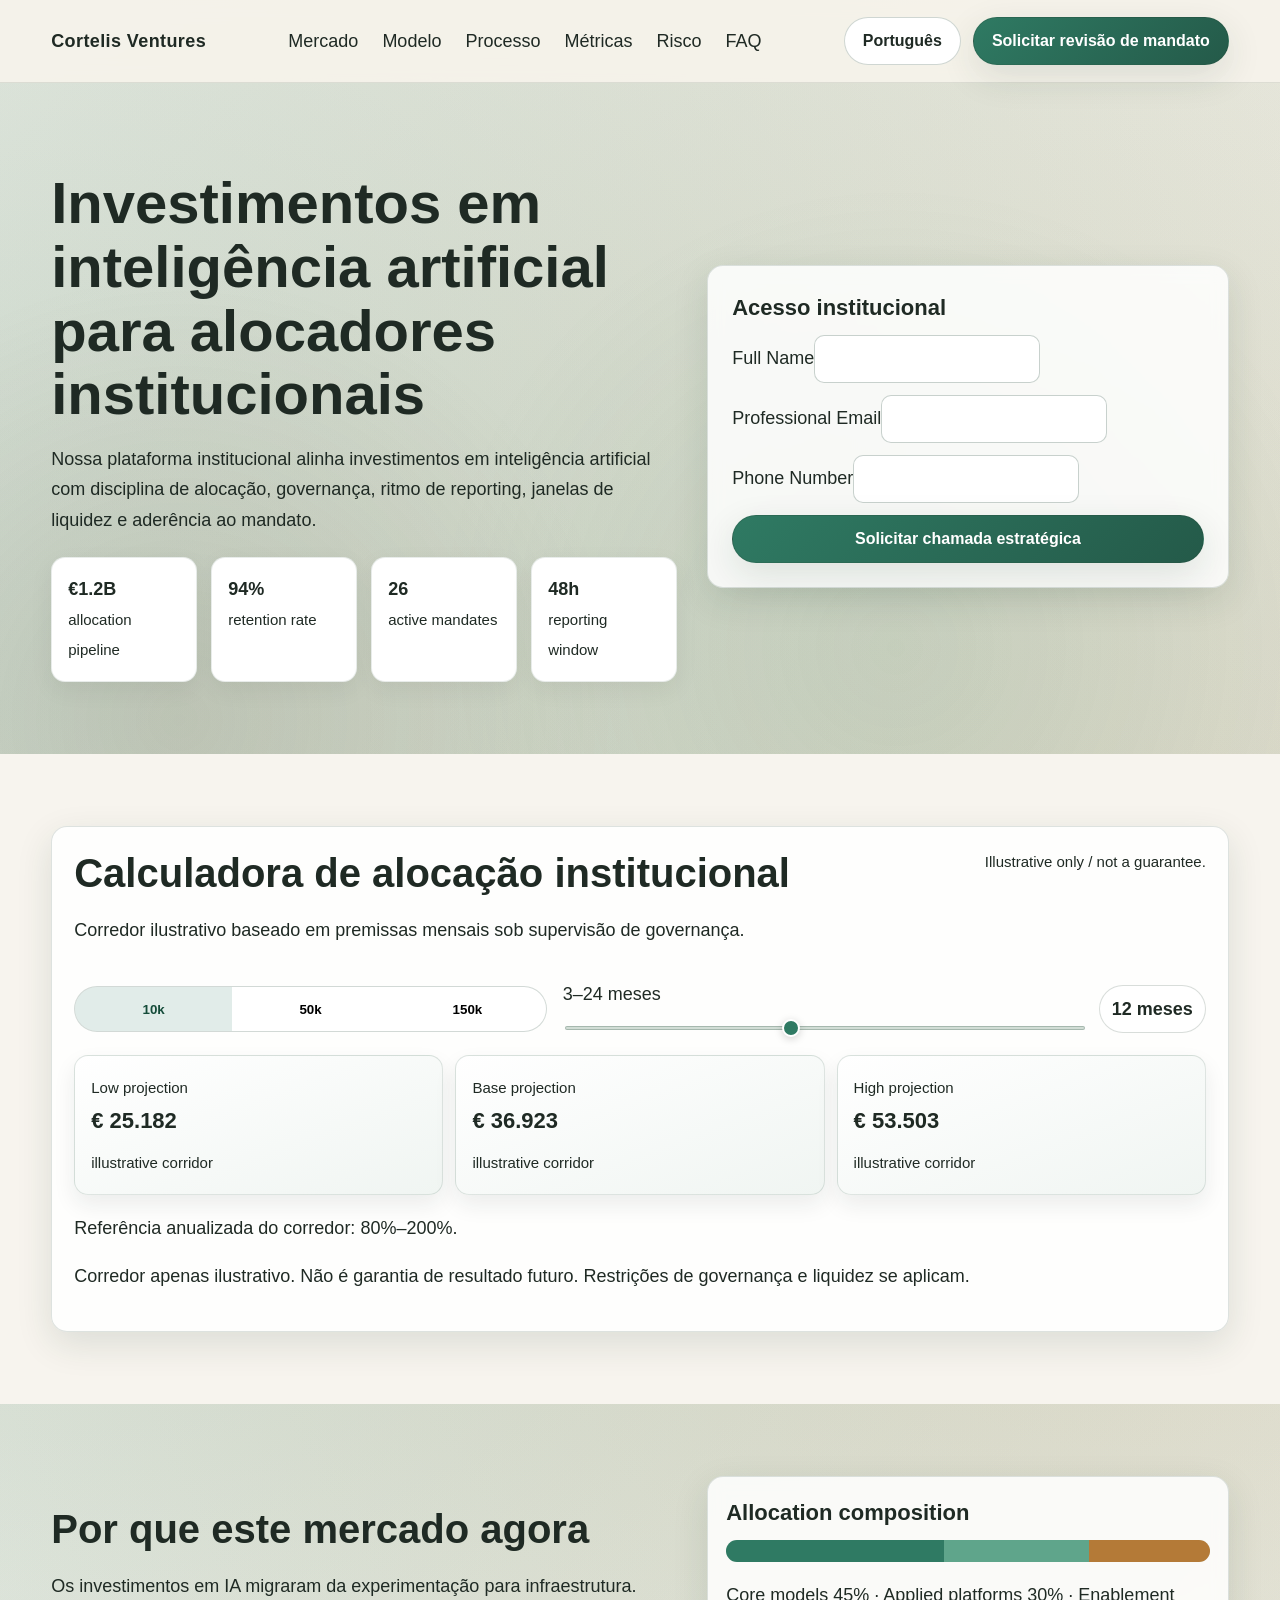
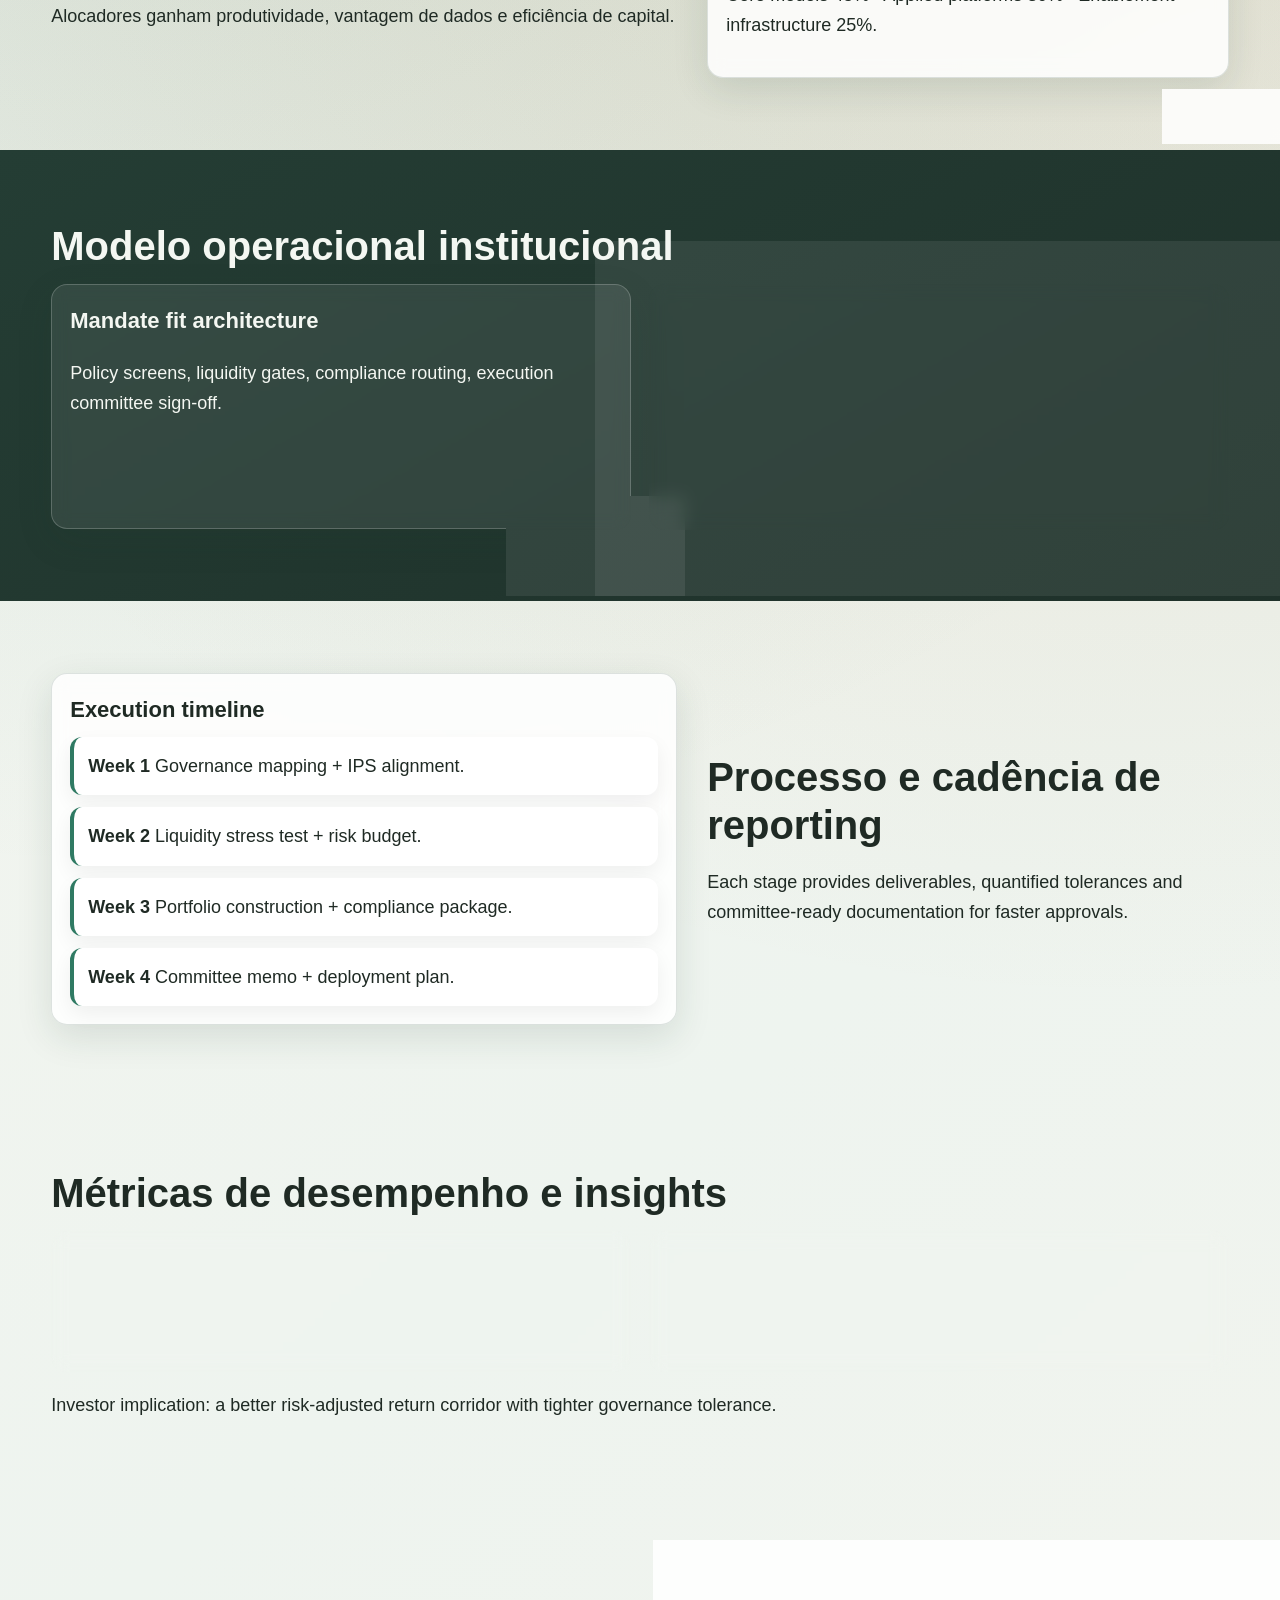
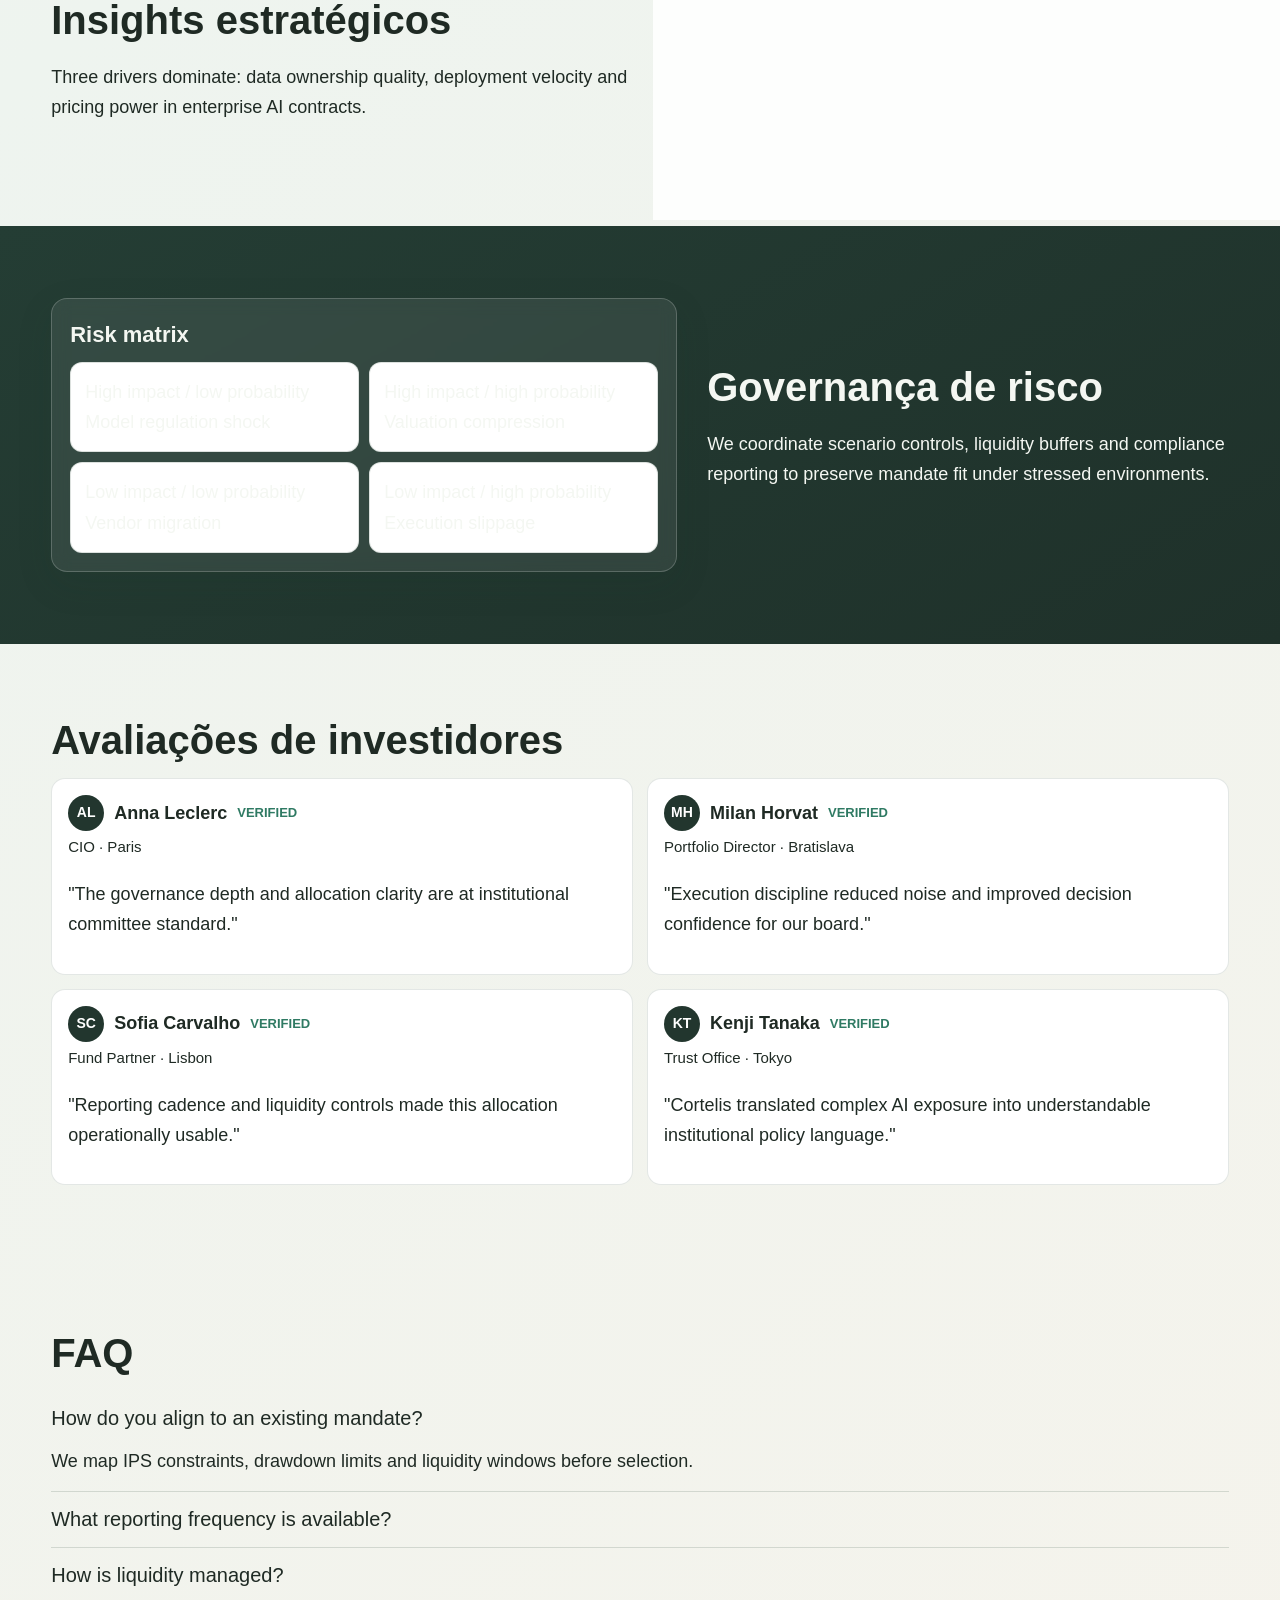
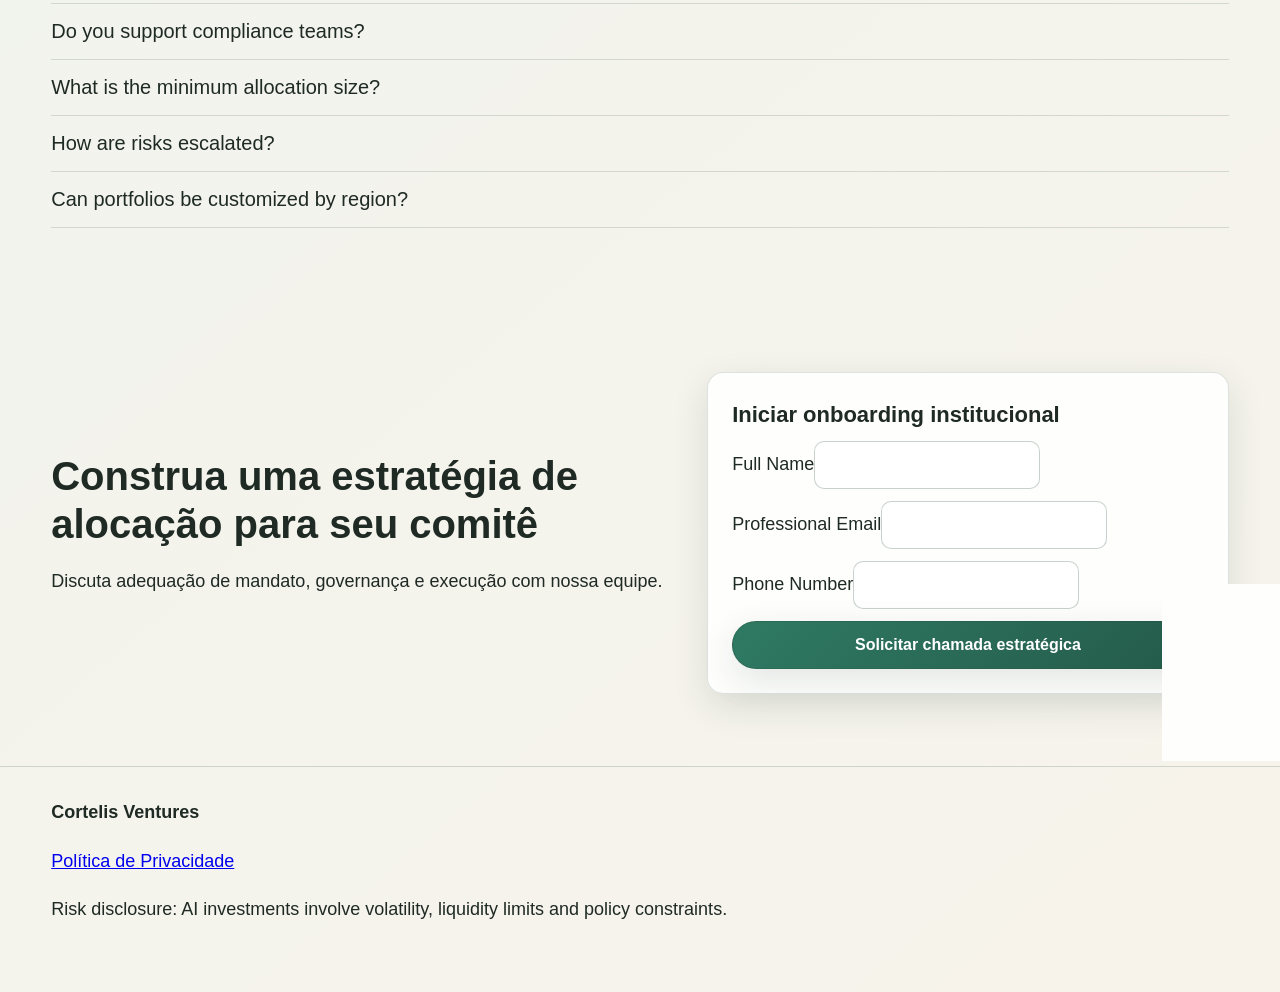
<file: pt/index.html>
<!doctype html><html lang="pt"><head><meta charset="utf-8"><meta name="viewport" content="width=device-width,initial-scale=1"><title>Investimentos em IA para alocadores institucionais | Cortelis Ventures</title><meta name="description" content="A Cortelis Ventures entrega alocação institucional em IA com governança, liquidez e eficiência de capital."><link rel="canonical" href="https://cortelisventures.com/pt/index.html"><meta property="og:title" content="Investimentos em IA para alocadores institucionais"><meta property="og:description" content="A Cortelis Ventures entrega alocação institucional em IA com governança, liquidez e eficiência de capital."><meta property="og:type" content="website"><meta property="og:url" content="https://cortelisventures.com/pt/index.html"><meta name="twitter:card" content="summary_large_image"><meta name="twitter:title" content="Investimentos em IA para alocadores institucionais"><meta name="twitter:description" content="A Cortelis Ventures entrega alocação institucional em IA com governança, liquidez e eficiência de capital."><link rel="alternate" hreflang="en" href="https://cortelisventures.com/index.html"><link rel="alternate" hreflang="de" href="https://cortelisventures.com/de/index.html"><link rel="alternate" hreflang="fr" href="https://cortelisventures.com/fr/index.html"><link rel="alternate" hreflang="es" href="https://cortelisventures.com/es/index.html"><link rel="alternate" hreflang="it" href="https://cortelisventures.com/it/index.html"><link rel="alternate" hreflang="tr" href="https://cortelisventures.com/tr/index.html"><link rel="alternate" hreflang="pt" href="https://cortelisventures.com/pt/index.html"><link rel="alternate" hreflang="ja" href="https://cortelisventures.com/jp/index.html"><link rel="alternate" hreflang="sk" href="https://cortelisventures.com/sk/index.html"><link rel="alternate" hreflang="nl-BE" href="https://cortelisventures.com/be/index.html"><link rel="stylesheet" href="../assets/style.css"></head><body><div class="bg-mesh"></div><header><div class="container header-inner"><div class="brand">Cortelis Ventures</div><nav><ul><li><a href="#market">Mercado</a></li><li><a href="#model">Modelo</a></li><li><a href="#process">Processo</a></li><li><a href="#metrics">Métricas</a></li><li><a href="#risk">Risco</a></li><li><a href="#faq">FAQ</a></li></ul></nav><div class="right-zone"><div class="lang lang-desktop"><button class="lang-btn" data-lang-toggle>Português</button><div class="lang-menu"><a href="../index.html"><span>English</span></a>
<a href="../de/index.html"><span>Deutsch</span></a>
<a href="../fr/index.html"><span>Français</span></a>
<a href="../es/index.html"><span>Español</span></a>
<a href="../it/index.html"><span>Italiano</span></a>
<a href="../tr/index.html"><span>Türkçe</span></a>
<a href="../pt/index.html"><span>Português</span></a>
<a href="../jp/index.html"><span>日本語</span></a>
<a href="../sk/index.html"><span>Slovenčina</span></a>
<a href="../be/index.html"><span>Nederlands</span></a></div></div><a class="cta-btn cta-desktop" href="#final-cta">Solicitar revisão de mandato</a><button class="drawer-toggle" aria-label="Open menu">☰</button></div></div></header><aside class="mobile-drawer"><button class="drawer-close" aria-label="Close">×</button><p><a href="#market">Mercado</a> · <a href="#model">Modelo</a> · <a href="#process">Processo</a> · <a href="#metrics">Métricas</a> · <a href="#risk">Risco</a> · <a href="#faq">FAQ</a></p><div class="lang"><button class="lang-btn" data-lang-toggle>Português</button><div class="lang-menu"><a href="../index.html"><span>English</span></a>
<a href="../de/index.html"><span>Deutsch</span></a>
<a href="../fr/index.html"><span>Français</span></a>
<a href="../es/index.html"><span>Español</span></a>
<a href="../it/index.html"><span>Italiano</span></a>
<a href="../tr/index.html"><span>Türkçe</span></a>
<a href="../pt/index.html"><span>Português</span></a>
<a href="../jp/index.html"><span>日本語</span></a>
<a href="../sk/index.html"><span>Slovenčina</span></a>
<a href="../be/index.html"><span>Nederlands</span></a></div></div><p><a class="cta-btn" href="#final-cta">Solicitar revisão de mandato</a></p></aside><main><section class="hero"><div class="container grid-2"><div><h1>Investimentos em inteligência artificial para alocadores institucionais</h1><p>Nossa plataforma institucional alinha investimentos em inteligência artificial com disciplina de alocação, governança, ritmo de reporting, janelas de liquidez e aderência ao mandato.</p><div class="kpi-strip"><div class="kpi"><strong>€1.2B</strong><br><small>allocation pipeline</small></div><div class="kpi"><strong>94%</strong><br><small>retention rate</small></div><div class="kpi"><strong>26</strong><br><small>active mandates</small></div><div class="kpi"><strong>48h</strong><br><small>reporting window</small></div></div></div><div class="glass form-card"><h3>Acesso institucional</h3><form><label>Full Name<input></label><label>Professional Email<input type="email"></label><label>Phone Number<input></label><button class="cta-btn" type="button">Solicitar chamada estratégica</button></form></div></div></section><section class="calc"><div class="container"><div class="glass calc-module"><div class="calc-head"><div><h2>Calculadora de alocação institucional</h2><p>Corredor ilustrativo baseado em premissas mensais sob supervisão de governança.</p></div><small>Illustrative only / not a guarantee.</small></div><div class="calc-row"><div class="segmented"><button class="seg-btn active" data-amount="10000" type="button">10k</button><button class="seg-btn" data-amount="50000" type="button">50k</button><button class="seg-btn" data-amount="150000" type="button">150k</button></div><div class="slider-wrap"><label for="months">3–24 meses</label><input id="months" min="3" max="24" value="12" type="range"></div><div class="pill"><span data-month-val>12</span> meses</div></div><div class="result-grid"><article class="result"><small>Low projection</small><h3 data-low></h3><small>illustrative corridor</small></article><article class="result"><small>Base projection</small><h3 data-base></h3><small>illustrative corridor</small></article><article class="result"><small>High projection</small><h3 data-high></h3><small>illustrative corridor</small></article></div><p>Referência anualizada do corredor: 80%–200%.</p><p>Corredor apenas ilustrativo. Não é garantia de resultado futuro. Restrições de governança e liquidez se aplicam.</p></div></div></section><section id="market"><div class="container grid-2"><div><h2>Por que este mercado agora</h2><p>Os investimentos em IA migraram da experimentação para infraestrutura. Alocadores ganham produtividade, vantagem de dados e eficiência de capital.</p></div><div class="glass" style="padding:18px"><h3>Allocation composition</h3><div class="stack-bar"><span></span><span></span><span></span></div><p>Core models 45% · Applied platforms 30% · Enablement infrastructure 25%.</p></div></div></section><section id="model" class="alt"><div class="container"><h2>Modelo operacional institucional</h2><div class="visual-grid"><div class="glass" style="padding:18px"><h3>Mandate fit architecture</h3><p>Policy screens, liquidity gates, compliance routing, execution committee sign-off.</p></div><div class="glass" style="padding:18px"><h3>Dual benchmark comparison</h3><div class="compare-bars"><div class="row">Cortelis<div class="bar"><i style="width:78%"></i></div></div><div class="row">Market baseline<div class="bar"><i style="width:49%"></i></div></div></div><p>Higher capital efficiency with reduced drawdown dispersion.</p></div></div></div></section><section id="process"><div class="container grid-2"><div class="glass" style="padding:18px"><h3>Execution timeline</h3><div class="timeline"><div class="t-item"><strong>Week 1</strong> Governance mapping + IPS alignment.</div><div class="t-item"><strong>Week 2</strong> Liquidity stress test + risk budget.</div><div class="t-item"><strong>Week 3</strong> Portfolio construction + compliance package.</div><div class="t-item"><strong>Week 4</strong> Committee memo + deployment plan.</div></div></div><div><h2>Processo e cadência de reporting</h2><p>Each stage provides deliverables, quantified tolerances and committee-ready documentation for faster approvals.</p></div></div></section><section id="metrics"><div class="container"><h2>Métricas de desempenho e insights</h2><div class="visual-grid"><article class="glass" style="padding:18px"><h3>Radial resilience indicators</h3><p>Sharpe stability 0.82 · Liquidity pass 0.91 · Execution reliability 0.88.</p></article><article class="glass" style="padding:18px"><h3>Vertical distribution profile</h3><p>Upper quartile outcomes show controlled variance against baseline.</p></article></div><p>Investor implication: a better risk-adjusted return corridor with tighter governance tolerance.</p></div></section><section><div class="container grid-2"><div><h2>Insights estratégicos</h2><p>Three drivers dominate: data ownership quality, deployment velocity and pricing power in enterprise AI contracts.</p></div><div class="glass" style="padding:18px"><h3>Waterfall drivers</h3><p>Alpha source decomposition: model edge + execution timing + liquidity harvesting.</p></div></div></section><section id="risk" class="alt"><div class="container grid-2"><div class="glass" style="padding:18px"><h3>Risk matrix</h3><div class="risk-matrix"><div>High impact / low probability<br>Model regulation shock</div><div>High impact / high probability<br>Valuation compression</div><div>Low impact / low probability<br>Vendor migration</div><div>Low impact / high probability<br>Execution slippage</div></div></div><div><h2>Governança de risco</h2><p>We coordinate scenario controls, liquidity buffers and compliance reporting to preserve mandate fit under stressed environments.</p></div></div></section><section><div class="container"><h2>Avaliações de investidores</h2><div class="review-grid"><article class="review"><div class="rev-head"><div class="avatar">AL</div><strong>Anna Leclerc</strong><span class="verified">VERIFIED</span></div><small>CIO · Paris</small><p>"The governance depth and allocation clarity are at institutional committee standard."</p></article><article class="review"><div class="rev-head"><div class="avatar">MH</div><strong>Milan Horvat</strong><span class="verified">VERIFIED</span></div><small>Portfolio Director · Bratislava</small><p>"Execution discipline reduced noise and improved decision confidence for our board."</p></article><article class="review"><div class="rev-head"><div class="avatar">SC</div><strong>Sofia Carvalho</strong><span class="verified">VERIFIED</span></div><small>Fund Partner · Lisbon</small><p>"Reporting cadence and liquidity controls made this allocation operationally usable."</p></article><article class="review"><div class="rev-head"><div class="avatar">KT</div><strong>Kenji Tanaka</strong><span class="verified">VERIFIED</span></div><small>Trust Office · Tokyo</small><p>"Cortelis translated complex AI exposure into understandable institutional policy language."</p></article></div></div></section><section id="faq"><div class="container"><h2>FAQ</h2><div class="faq-item open"><button class="faq-q" type="button">How do you align to an existing mandate?</button><div class="faq-answer">We map IPS constraints, drawdown limits and liquidity windows before selection.</div></div><div class="faq-item"><button class="faq-q" type="button">What reporting frequency is available?</button><div class="faq-answer">Monthly committee packs and ad-hoc event reporting within 48 hours.</div></div><div class="faq-item"><button class="faq-q" type="button">How is liquidity managed?</button><div class="faq-answer">Tiered liquidity buckets and stress scenarios are built into construction.</div></div><div class="faq-item"><button class="faq-q" type="button">Do you support compliance teams?</button><div class="faq-answer">Yes, we provide disclosure memos, policy mapping and controls evidence.</div></div><div class="faq-item"><button class="faq-q" type="button">What is the minimum allocation size?</button><div class="faq-answer">Initial mandates typically begin at institutional ticket sizes from €250k.</div></div><div class="faq-item"><button class="faq-q" type="button">How are risks escalated?</button><div class="faq-answer">Escalation thresholds trigger governance alerts and tactical de-risking actions.</div></div><div class="faq-item"><button class="faq-q" type="button">Can portfolios be customized by region?</button><div class="faq-answer">Yes, strategy sleeves can be adjusted for jurisdiction and policy limitations.</div></div></div></section><section id="final-cta"><div class="container grid-2"><div><h2>Construa uma estratégia de alocação para seu comitê</h2><p>Discuta adequação de mandato, governança e execução com nossa equipe.</p></div><div class="glass form-card"><h3>Iniciar onboarding institucional</h3><form><label>Full Name<input></label><label>Professional Email<input type="email"></label><label>Phone Number<input></label><button class="cta-btn" type="button">Solicitar chamada estratégica</button></form></div></div></section></main><footer><div class="container"><strong>Cortelis Ventures</strong><p><a href="#" data-open-privacy>Política de Privacidade</a></p><p>Risk disclosure: AI investments involve volatility, liquidity limits and policy constraints.</p></div></footer><div class="modal-backdrop"><div class="modal"><div class="modal-head"><button class="modal-x" data-close-privacy aria-label="Close">×</button></div><div class="modal-content"><h3>Introduction</h3><p>This policy explains how Cortelis Ventures handles personal data for institutional engagement.</p><h3>Data collection</h3><p>We collect identity, professional contact and interaction data submitted through forms.</p><h3>Legal basis</h3><p>Processing is based on consent, contractual steps and legitimate institutional communication.</p><h3>Cookies</h3><p>Essential cookies support security, language experience and session continuity.</p><h3>Retention</h3><p>Records are retained only for required regulatory and client-service periods.</p><h3>Third-party sharing</h3><p>Data may be shared with compliance, audit and infrastructure providers under agreement.</p><h3>Security</h3><p>Encryption, access control and monitoring protect confidentiality and integrity.</p><h3>User rights</h3><p>You may request access, correction, deletion or processing restriction where permitted.</p><h3>International transfers</h3><p>Cross-border transfers use contractual safeguards and regional compliance checks.</p><h3>Industry risk disclosure</h3><p>Investment outcomes are uncertain and not guaranteed, including AI-related allocations.</p><h3>Contact</h3><p>privacy@cortelisventures.com</p></div><div class="modal-foot"><button class="lang-btn" data-close-privacy>Fechar</button></div></div></div><script type="application/ld+json">{"@context":"https://schema.org","@graph":[{"@type":"Organization","name":"Cortelis Ventures","url":"https://cortelisventures.com"},{"@type":"WebSite","name":"Cortelis Ventures","url":"https://cortelisventures.com"},{"@type":"FAQPage","mainEntity":[{"@type":"Question","name":"How do you align to an existing mandate?","acceptedAnswer":{"@type":"Answer","text":"We map IPS constraints before deployment."}}]},{"@type":"Review","author":{"@type":"Person","name":"Anna Leclerc"},"reviewBody":"Governance depth meets institutional standards.","reviewRating":{"@type":"Rating","ratingValue":"5"}}]}</script><script src="../assets/app.js" defer></script></body></html>
</file>
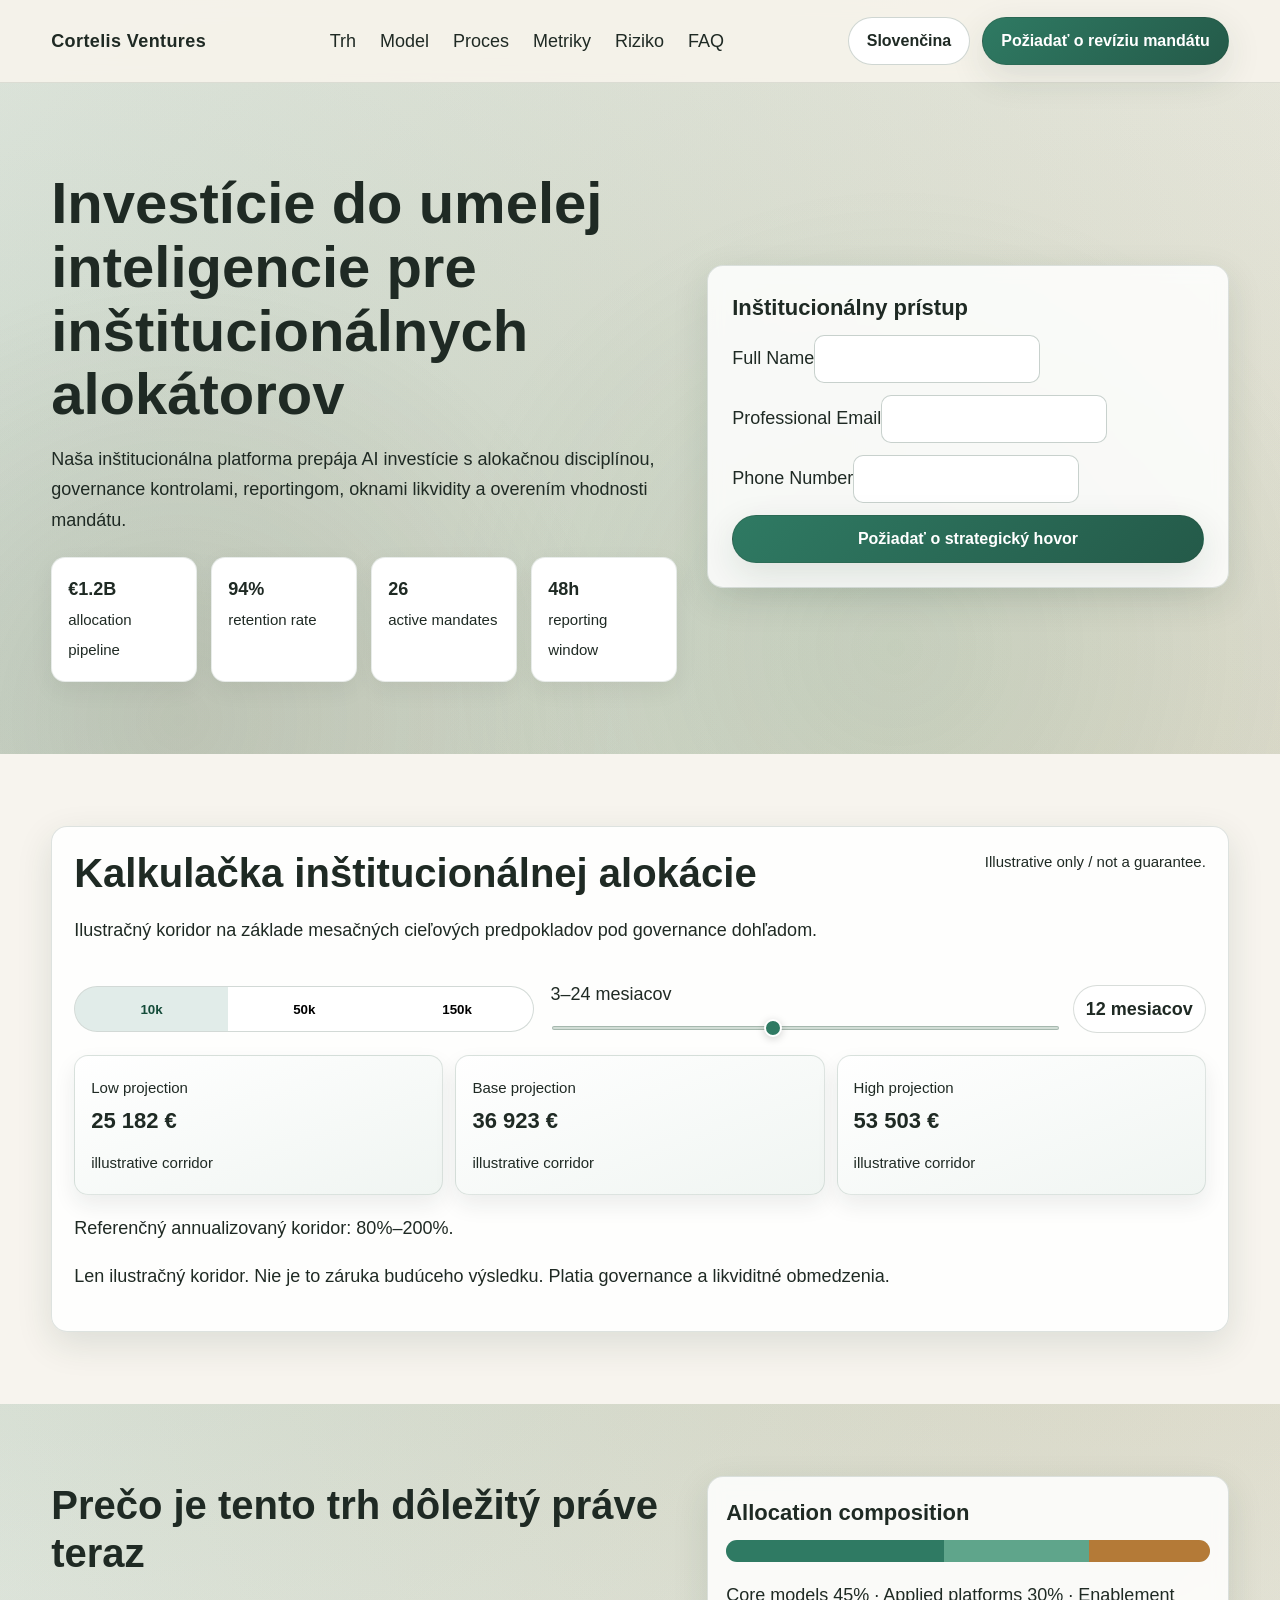
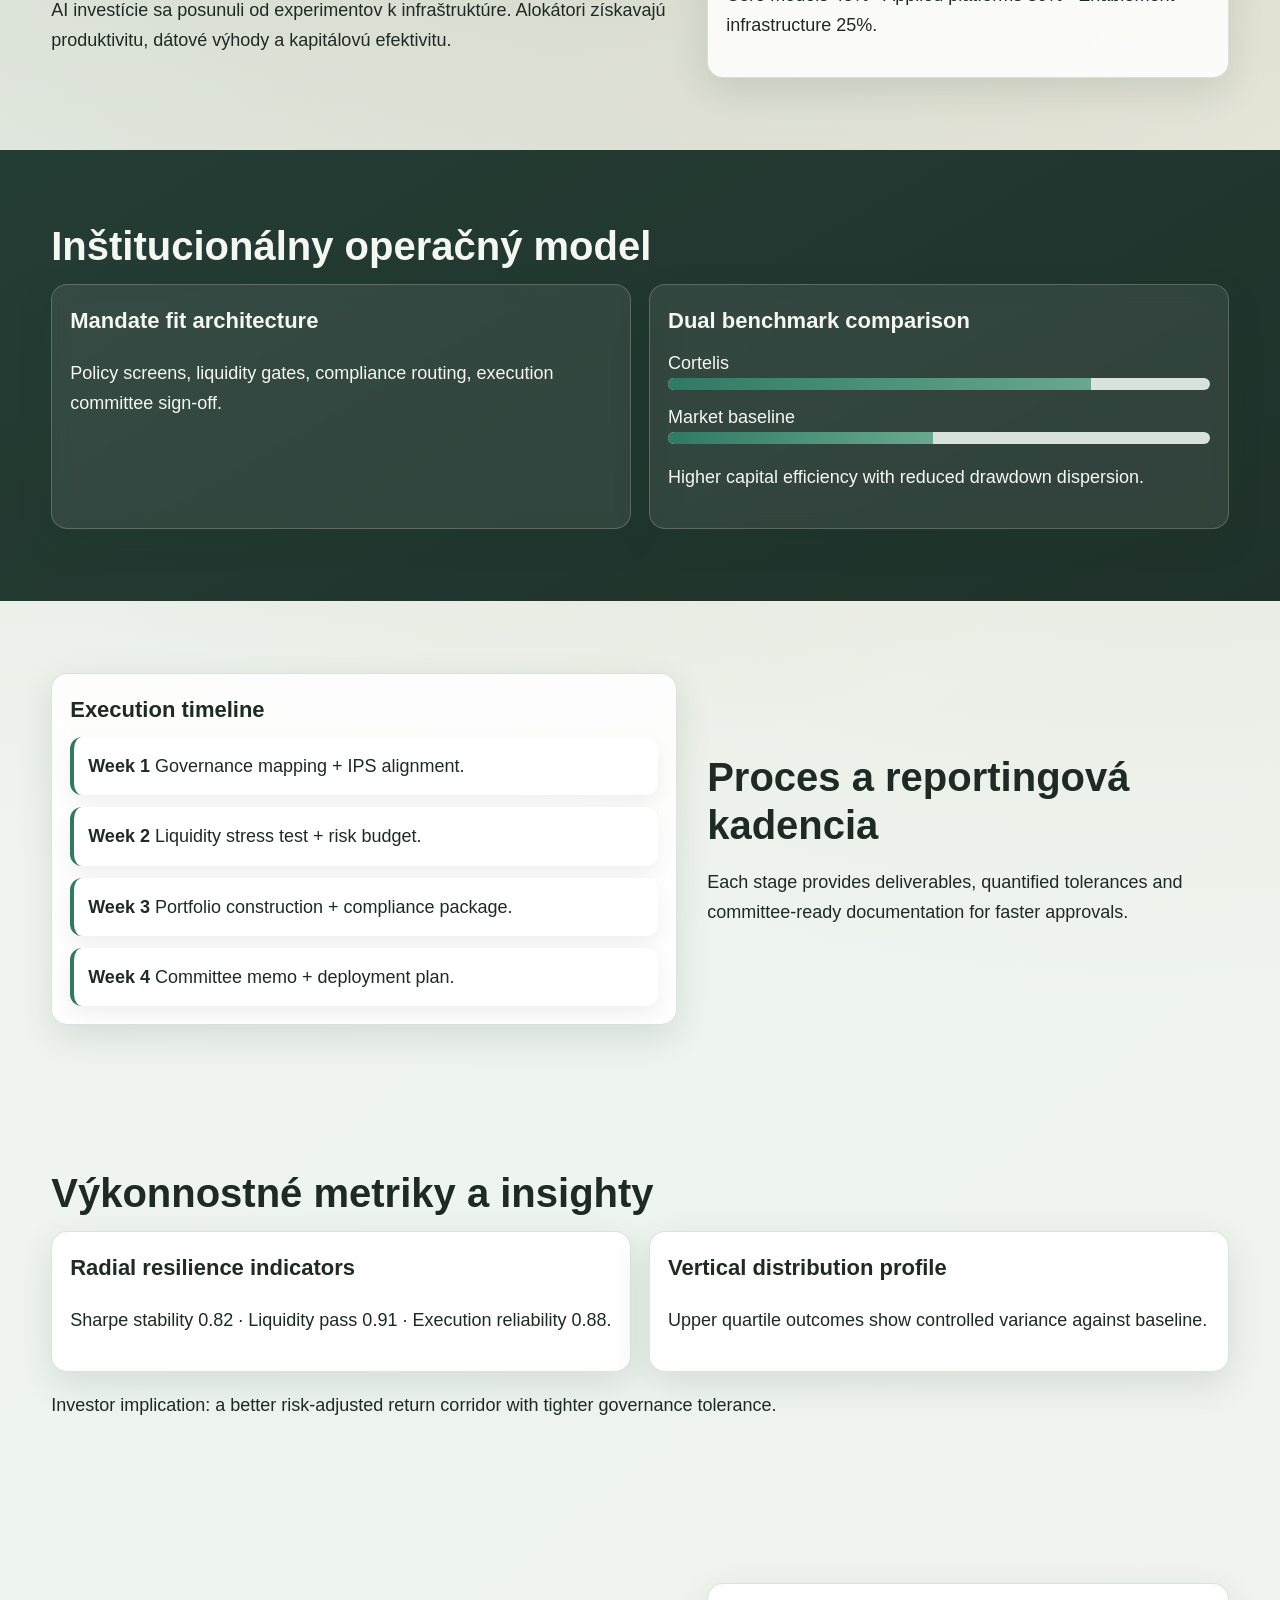
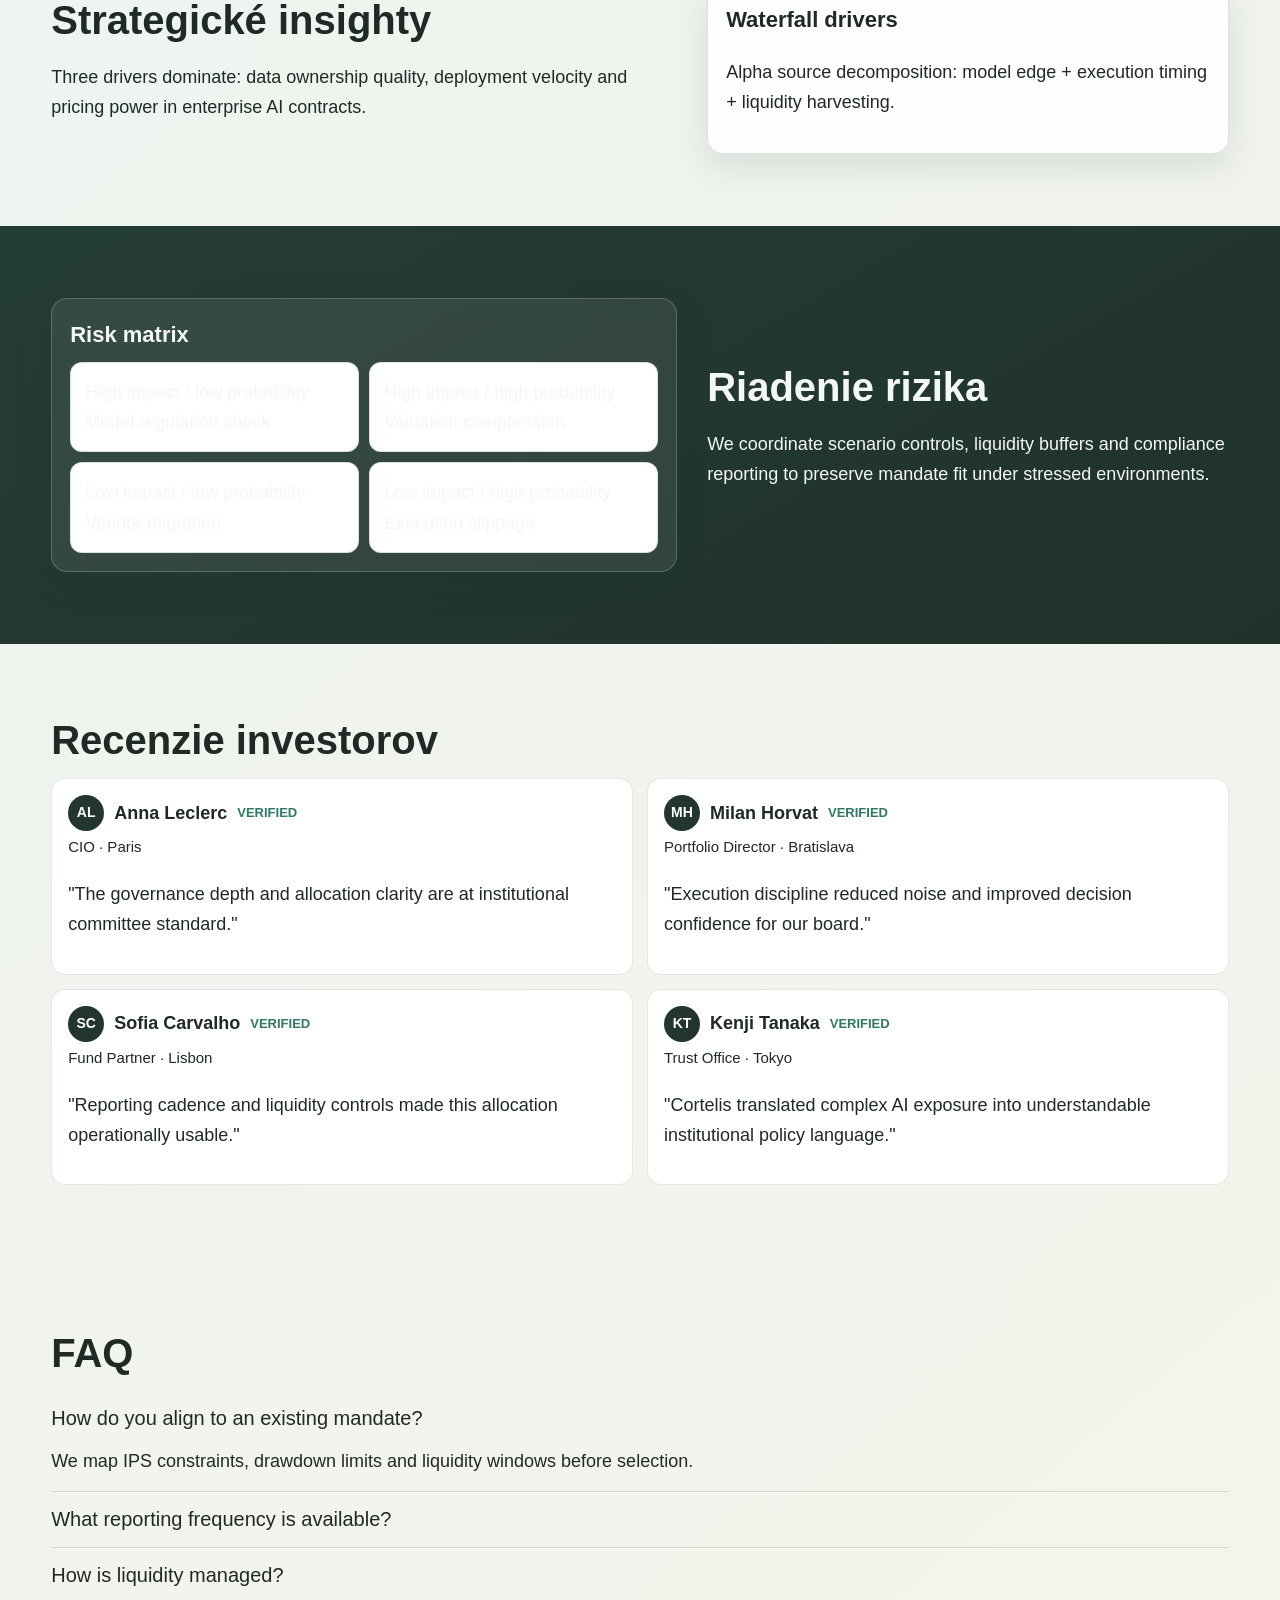
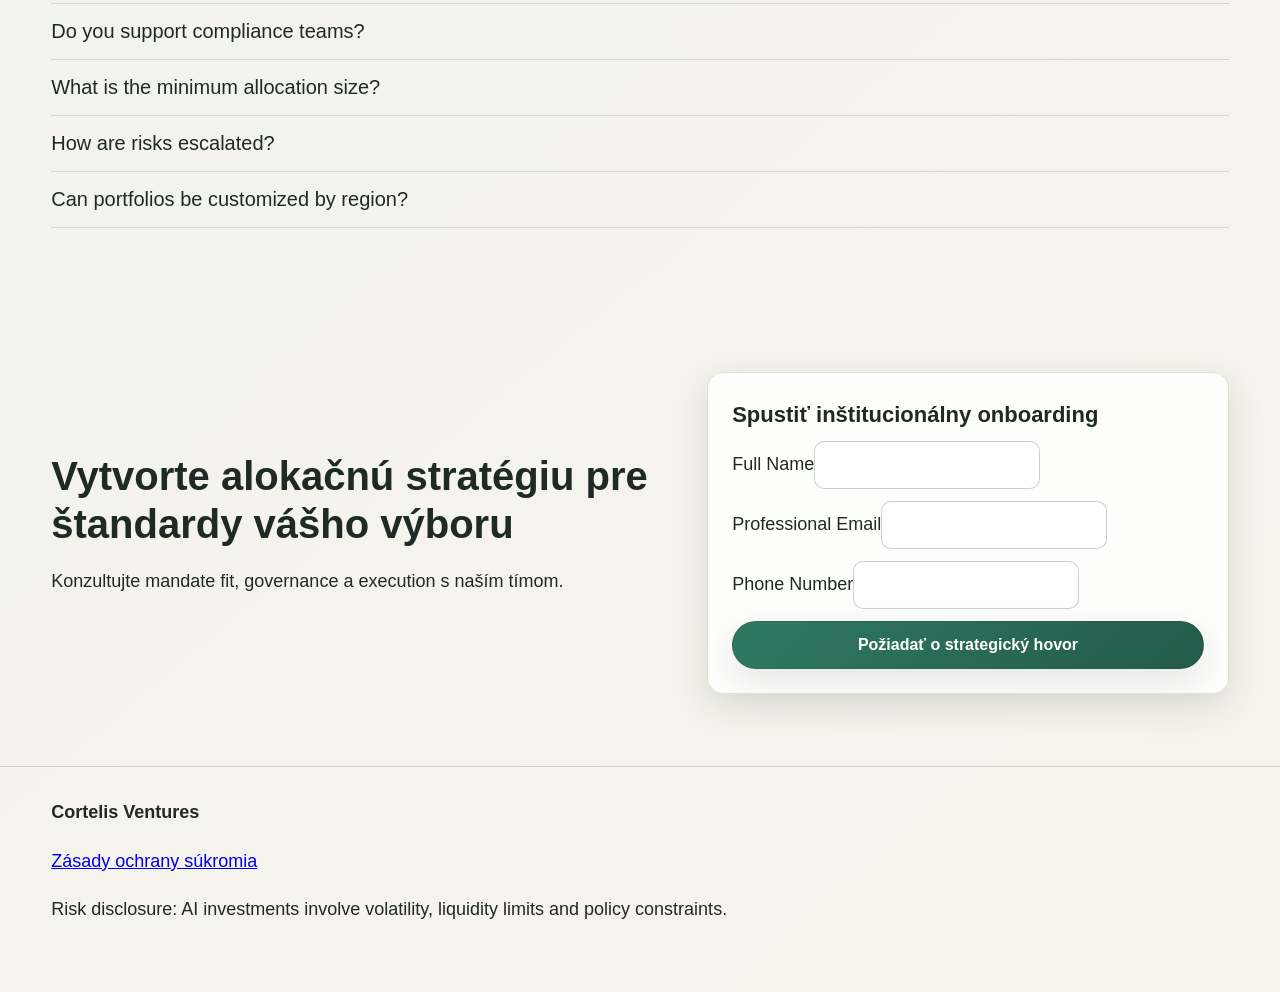
<file: sk/index.html>
<!doctype html><html lang="sk"><head><meta charset="utf-8"><meta name="viewport" content="width=device-width,initial-scale=1"><title>AI investície pre inštitucionálnych alokátorov | Cortelis Ventures</title><meta name="description" content="Cortelis Ventures poskytuje inštitucionálne AI alokácie s dôrazom na governance, likviditu a reporting."><link rel="canonical" href="https://cortelisventures.com/sk/index.html"><meta property="og:title" content="AI investície pre inštitucionálnych alokátorov"><meta property="og:description" content="Cortelis Ventures poskytuje inštitucionálne AI alokácie s dôrazom na governance, likviditu a reporting."><meta property="og:type" content="website"><meta property="og:url" content="https://cortelisventures.com/sk/index.html"><meta name="twitter:card" content="summary_large_image"><meta name="twitter:title" content="AI investície pre inštitucionálnych alokátorov"><meta name="twitter:description" content="Cortelis Ventures poskytuje inštitucionálne AI alokácie s dôrazom na governance, likviditu a reporting."><link rel="alternate" hreflang="en" href="https://cortelisventures.com/index.html"><link rel="alternate" hreflang="de" href="https://cortelisventures.com/de/index.html"><link rel="alternate" hreflang="fr" href="https://cortelisventures.com/fr/index.html"><link rel="alternate" hreflang="es" href="https://cortelisventures.com/es/index.html"><link rel="alternate" hreflang="it" href="https://cortelisventures.com/it/index.html"><link rel="alternate" hreflang="tr" href="https://cortelisventures.com/tr/index.html"><link rel="alternate" hreflang="pt" href="https://cortelisventures.com/pt/index.html"><link rel="alternate" hreflang="ja" href="https://cortelisventures.com/jp/index.html"><link rel="alternate" hreflang="sk" href="https://cortelisventures.com/sk/index.html"><link rel="alternate" hreflang="nl-BE" href="https://cortelisventures.com/be/index.html"><link rel="stylesheet" href="../assets/style.css"></head><body><div class="bg-mesh"></div><header><div class="container header-inner"><div class="brand">Cortelis Ventures</div><nav><ul><li><a href="#market">Trh</a></li><li><a href="#model">Model</a></li><li><a href="#process">Proces</a></li><li><a href="#metrics">Metriky</a></li><li><a href="#risk">Riziko</a></li><li><a href="#faq">FAQ</a></li></ul></nav><div class="right-zone"><div class="lang lang-desktop"><button class="lang-btn" data-lang-toggle>Slovenčina</button><div class="lang-menu"><a href="../index.html"><span>English</span></a>
<a href="../de/index.html"><span>Deutsch</span></a>
<a href="../fr/index.html"><span>Français</span></a>
<a href="../es/index.html"><span>Español</span></a>
<a href="../it/index.html"><span>Italiano</span></a>
<a href="../tr/index.html"><span>Türkçe</span></a>
<a href="../pt/index.html"><span>Português</span></a>
<a href="../jp/index.html"><span>日本語</span></a>
<a href="../sk/index.html"><span>Slovenčina</span></a>
<a href="../be/index.html"><span>Nederlands</span></a></div></div><a class="cta-btn cta-desktop" href="#final-cta">Požiadať o revíziu mandátu</a><button class="drawer-toggle" aria-label="Open menu">☰</button></div></div></header><aside class="mobile-drawer"><button class="drawer-close" aria-label="Close">×</button><p><a href="#market">Trh</a> · <a href="#model">Model</a> · <a href="#process">Proces</a> · <a href="#metrics">Metriky</a> · <a href="#risk">Riziko</a> · <a href="#faq">FAQ</a></p><div class="lang"><button class="lang-btn" data-lang-toggle>Slovenčina</button><div class="lang-menu"><a href="../index.html"><span>English</span></a>
<a href="../de/index.html"><span>Deutsch</span></a>
<a href="../fr/index.html"><span>Français</span></a>
<a href="../es/index.html"><span>Español</span></a>
<a href="../it/index.html"><span>Italiano</span></a>
<a href="../tr/index.html"><span>Türkçe</span></a>
<a href="../pt/index.html"><span>Português</span></a>
<a href="../jp/index.html"><span>日本語</span></a>
<a href="../sk/index.html"><span>Slovenčina</span></a>
<a href="../be/index.html"><span>Nederlands</span></a></div></div><p><a class="cta-btn" href="#final-cta">Požiadať o revíziu mandátu</a></p></aside><main><section class="hero"><div class="container grid-2"><div><h1>Investície do umelej inteligencie pre inštitucionálnych alokátorov</h1><p>Naša inštitucionálna platforma prepája AI investície s alokačnou disciplínou, governance kontrolami, reportingom, oknami likvidity a overením vhodnosti mandátu.</p><div class="kpi-strip"><div class="kpi"><strong>€1.2B</strong><br><small>allocation pipeline</small></div><div class="kpi"><strong>94%</strong><br><small>retention rate</small></div><div class="kpi"><strong>26</strong><br><small>active mandates</small></div><div class="kpi"><strong>48h</strong><br><small>reporting window</small></div></div></div><div class="glass form-card"><h3>Inštitucionálny prístup</h3><form><label>Full Name<input></label><label>Professional Email<input type="email"></label><label>Phone Number<input></label><button class="cta-btn" type="button">Požiadať o strategický hovor</button></form></div></div></section><section class="calc"><div class="container"><div class="glass calc-module"><div class="calc-head"><div><h2>Kalkulačka inštitucionálnej alokácie</h2><p>Ilustračný koridor na základe mesačných cieľových predpokladov pod governance dohľadom.</p></div><small>Illustrative only / not a guarantee.</small></div><div class="calc-row"><div class="segmented"><button class="seg-btn active" data-amount="10000" type="button">10k</button><button class="seg-btn" data-amount="50000" type="button">50k</button><button class="seg-btn" data-amount="150000" type="button">150k</button></div><div class="slider-wrap"><label for="months">3–24 mesiacov</label><input id="months" min="3" max="24" value="12" type="range"></div><div class="pill"><span data-month-val>12</span> mesiacov</div></div><div class="result-grid"><article class="result"><small>Low projection</small><h3 data-low></h3><small>illustrative corridor</small></article><article class="result"><small>Base projection</small><h3 data-base></h3><small>illustrative corridor</small></article><article class="result"><small>High projection</small><h3 data-high></h3><small>illustrative corridor</small></article></div><p>Referenčný annualizovaný koridor: 80%–200%.</p><p>Len ilustračný koridor. Nie je to záruka budúceho výsledku. Platia governance a likviditné obmedzenia.</p></div></div></section><section id="market"><div class="container grid-2"><div><h2>Prečo je tento trh dôležitý práve teraz</h2><p>AI investície sa posunuli od experimentov k infraštruktúre. Alokátori získavajú produktivitu, dátové výhody a kapitálovú efektivitu.</p></div><div class="glass" style="padding:18px"><h3>Allocation composition</h3><div class="stack-bar"><span></span><span></span><span></span></div><p>Core models 45% · Applied platforms 30% · Enablement infrastructure 25%.</p></div></div></section><section id="model" class="alt"><div class="container"><h2>Inštitucionálny operačný model</h2><div class="visual-grid"><div class="glass" style="padding:18px"><h3>Mandate fit architecture</h3><p>Policy screens, liquidity gates, compliance routing, execution committee sign-off.</p></div><div class="glass" style="padding:18px"><h3>Dual benchmark comparison</h3><div class="compare-bars"><div class="row">Cortelis<div class="bar"><i style="width:78%"></i></div></div><div class="row">Market baseline<div class="bar"><i style="width:49%"></i></div></div></div><p>Higher capital efficiency with reduced drawdown dispersion.</p></div></div></div></section><section id="process"><div class="container grid-2"><div class="glass" style="padding:18px"><h3>Execution timeline</h3><div class="timeline"><div class="t-item"><strong>Week 1</strong> Governance mapping + IPS alignment.</div><div class="t-item"><strong>Week 2</strong> Liquidity stress test + risk budget.</div><div class="t-item"><strong>Week 3</strong> Portfolio construction + compliance package.</div><div class="t-item"><strong>Week 4</strong> Committee memo + deployment plan.</div></div></div><div><h2>Proces a reportingová kadencia</h2><p>Each stage provides deliverables, quantified tolerances and committee-ready documentation for faster approvals.</p></div></div></section><section id="metrics"><div class="container"><h2>Výkonnostné metriky a insighty</h2><div class="visual-grid"><article class="glass" style="padding:18px"><h3>Radial resilience indicators</h3><p>Sharpe stability 0.82 · Liquidity pass 0.91 · Execution reliability 0.88.</p></article><article class="glass" style="padding:18px"><h3>Vertical distribution profile</h3><p>Upper quartile outcomes show controlled variance against baseline.</p></article></div><p>Investor implication: a better risk-adjusted return corridor with tighter governance tolerance.</p></div></section><section><div class="container grid-2"><div><h2>Strategické insighty</h2><p>Three drivers dominate: data ownership quality, deployment velocity and pricing power in enterprise AI contracts.</p></div><div class="glass" style="padding:18px"><h3>Waterfall drivers</h3><p>Alpha source decomposition: model edge + execution timing + liquidity harvesting.</p></div></div></section><section id="risk" class="alt"><div class="container grid-2"><div class="glass" style="padding:18px"><h3>Risk matrix</h3><div class="risk-matrix"><div>High impact / low probability<br>Model regulation shock</div><div>High impact / high probability<br>Valuation compression</div><div>Low impact / low probability<br>Vendor migration</div><div>Low impact / high probability<br>Execution slippage</div></div></div><div><h2>Riadenie rizika</h2><p>We coordinate scenario controls, liquidity buffers and compliance reporting to preserve mandate fit under stressed environments.</p></div></div></section><section><div class="container"><h2>Recenzie investorov</h2><div class="review-grid"><article class="review"><div class="rev-head"><div class="avatar">AL</div><strong>Anna Leclerc</strong><span class="verified">VERIFIED</span></div><small>CIO · Paris</small><p>"The governance depth and allocation clarity are at institutional committee standard."</p></article><article class="review"><div class="rev-head"><div class="avatar">MH</div><strong>Milan Horvat</strong><span class="verified">VERIFIED</span></div><small>Portfolio Director · Bratislava</small><p>"Execution discipline reduced noise and improved decision confidence for our board."</p></article><article class="review"><div class="rev-head"><div class="avatar">SC</div><strong>Sofia Carvalho</strong><span class="verified">VERIFIED</span></div><small>Fund Partner · Lisbon</small><p>"Reporting cadence and liquidity controls made this allocation operationally usable."</p></article><article class="review"><div class="rev-head"><div class="avatar">KT</div><strong>Kenji Tanaka</strong><span class="verified">VERIFIED</span></div><small>Trust Office · Tokyo</small><p>"Cortelis translated complex AI exposure into understandable institutional policy language."</p></article></div></div></section><section id="faq"><div class="container"><h2>FAQ</h2><div class="faq-item open"><button class="faq-q" type="button">How do you align to an existing mandate?</button><div class="faq-answer">We map IPS constraints, drawdown limits and liquidity windows before selection.</div></div><div class="faq-item"><button class="faq-q" type="button">What reporting frequency is available?</button><div class="faq-answer">Monthly committee packs and ad-hoc event reporting within 48 hours.</div></div><div class="faq-item"><button class="faq-q" type="button">How is liquidity managed?</button><div class="faq-answer">Tiered liquidity buckets and stress scenarios are built into construction.</div></div><div class="faq-item"><button class="faq-q" type="button">Do you support compliance teams?</button><div class="faq-answer">Yes, we provide disclosure memos, policy mapping and controls evidence.</div></div><div class="faq-item"><button class="faq-q" type="button">What is the minimum allocation size?</button><div class="faq-answer">Initial mandates typically begin at institutional ticket sizes from €250k.</div></div><div class="faq-item"><button class="faq-q" type="button">How are risks escalated?</button><div class="faq-answer">Escalation thresholds trigger governance alerts and tactical de-risking actions.</div></div><div class="faq-item"><button class="faq-q" type="button">Can portfolios be customized by region?</button><div class="faq-answer">Yes, strategy sleeves can be adjusted for jurisdiction and policy limitations.</div></div></div></section><section id="final-cta"><div class="container grid-2"><div><h2>Vytvorte alokačnú stratégiu pre štandardy vášho výboru</h2><p>Konzultujte mandate fit, governance a execution s naším tímom.</p></div><div class="glass form-card"><h3>Spustiť inštitucionálny onboarding</h3><form><label>Full Name<input></label><label>Professional Email<input type="email"></label><label>Phone Number<input></label><button class="cta-btn" type="button">Požiadať o strategický hovor</button></form></div></div></section></main><footer><div class="container"><strong>Cortelis Ventures</strong><p><a href="#" data-open-privacy>Zásady ochrany súkromia</a></p><p>Risk disclosure: AI investments involve volatility, liquidity limits and policy constraints.</p></div></footer><div class="modal-backdrop"><div class="modal"><div class="modal-head"><button class="modal-x" data-close-privacy aria-label="Close">×</button></div><div class="modal-content"><h3>Introduction</h3><p>This policy explains how Cortelis Ventures handles personal data for institutional engagement.</p><h3>Data collection</h3><p>We collect identity, professional contact and interaction data submitted through forms.</p><h3>Legal basis</h3><p>Processing is based on consent, contractual steps and legitimate institutional communication.</p><h3>Cookies</h3><p>Essential cookies support security, language experience and session continuity.</p><h3>Retention</h3><p>Records are retained only for required regulatory and client-service periods.</p><h3>Third-party sharing</h3><p>Data may be shared with compliance, audit and infrastructure providers under agreement.</p><h3>Security</h3><p>Encryption, access control and monitoring protect confidentiality and integrity.</p><h3>User rights</h3><p>You may request access, correction, deletion or processing restriction where permitted.</p><h3>International transfers</h3><p>Cross-border transfers use contractual safeguards and regional compliance checks.</p><h3>Industry risk disclosure</h3><p>Investment outcomes are uncertain and not guaranteed, including AI-related allocations.</p><h3>Contact</h3><p>privacy@cortelisventures.com</p></div><div class="modal-foot"><button class="lang-btn" data-close-privacy>Zavrieť</button></div></div></div><script type="application/ld+json">{"@context":"https://schema.org","@graph":[{"@type":"Organization","name":"Cortelis Ventures","url":"https://cortelisventures.com"},{"@type":"WebSite","name":"Cortelis Ventures","url":"https://cortelisventures.com"},{"@type":"FAQPage","mainEntity":[{"@type":"Question","name":"How do you align to an existing mandate?","acceptedAnswer":{"@type":"Answer","text":"We map IPS constraints before deployment."}}]},{"@type":"Review","author":{"@type":"Person","name":"Anna Leclerc"},"reviewBody":"Governance depth meets institutional standards.","reviewRating":{"@type":"Rating","ratingValue":"5"}}]}</script><script src="../assets/app.js" defer></script></body></html>
</file>
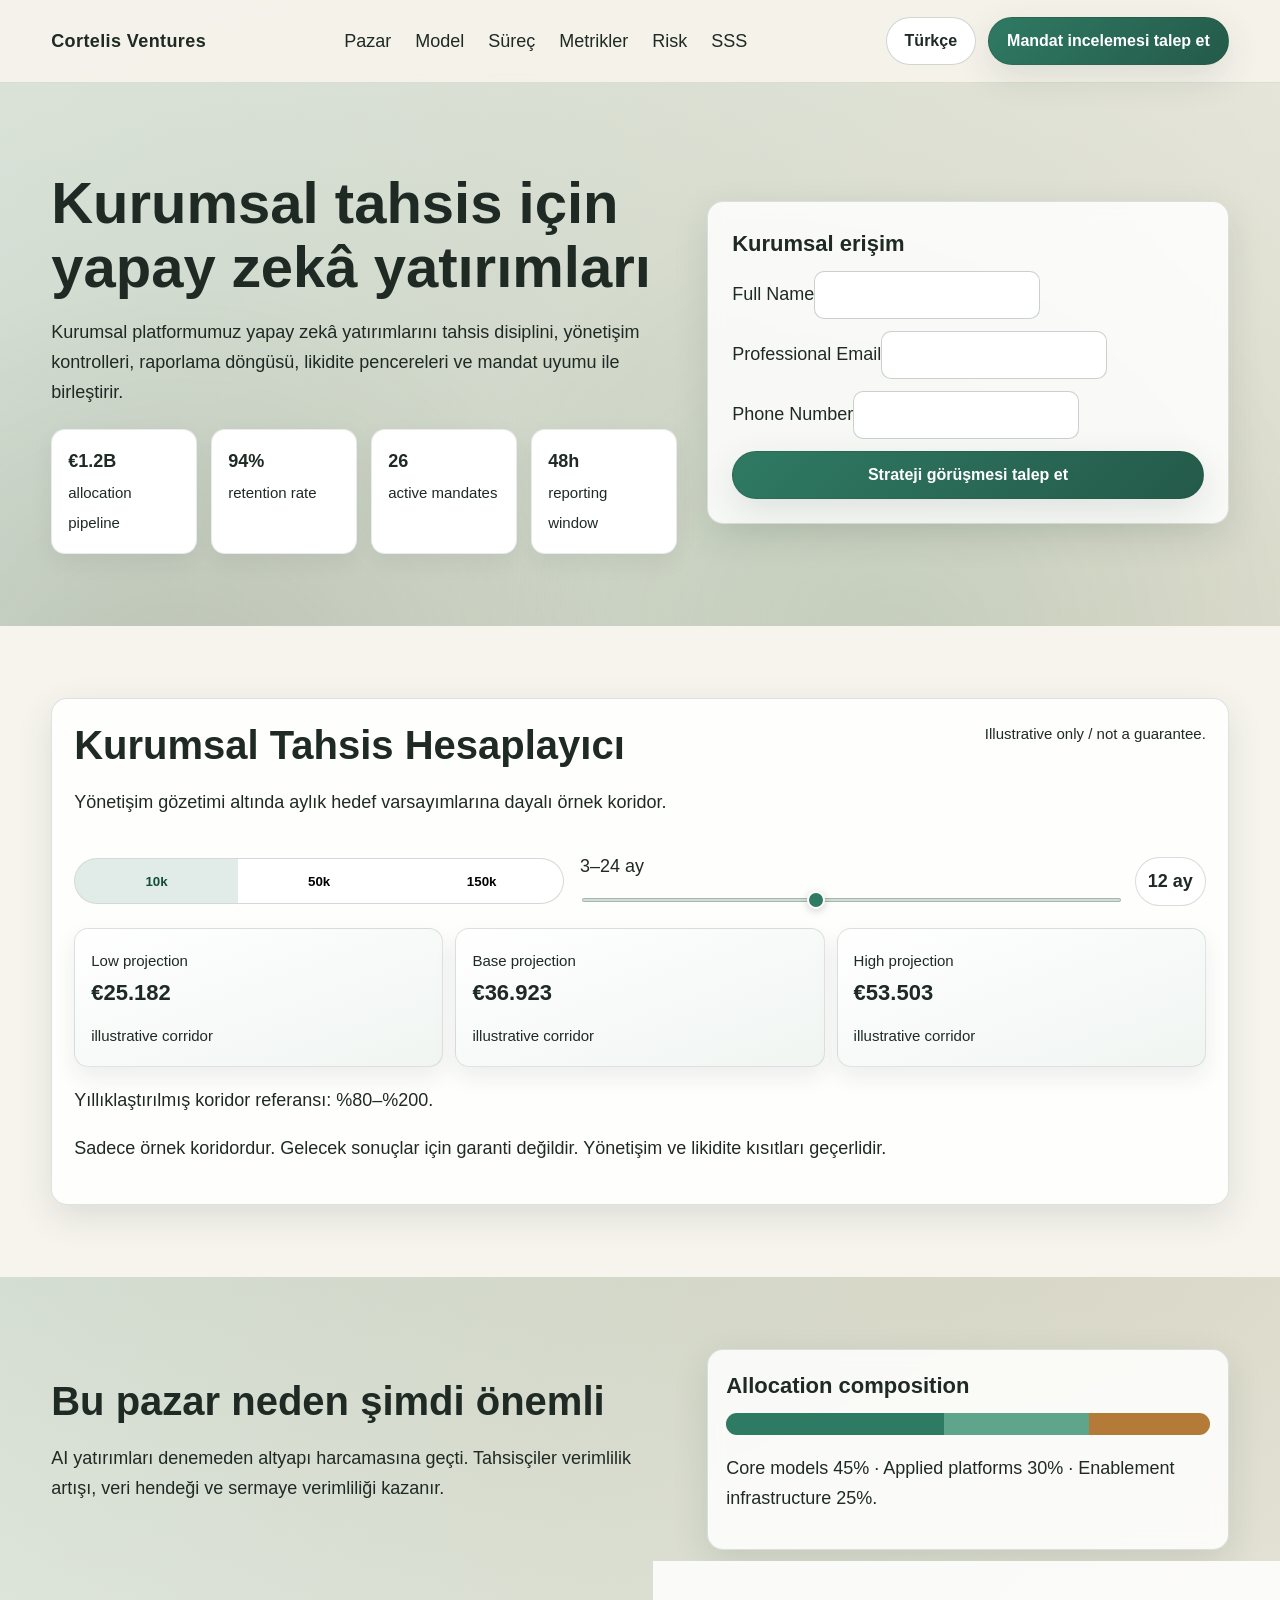
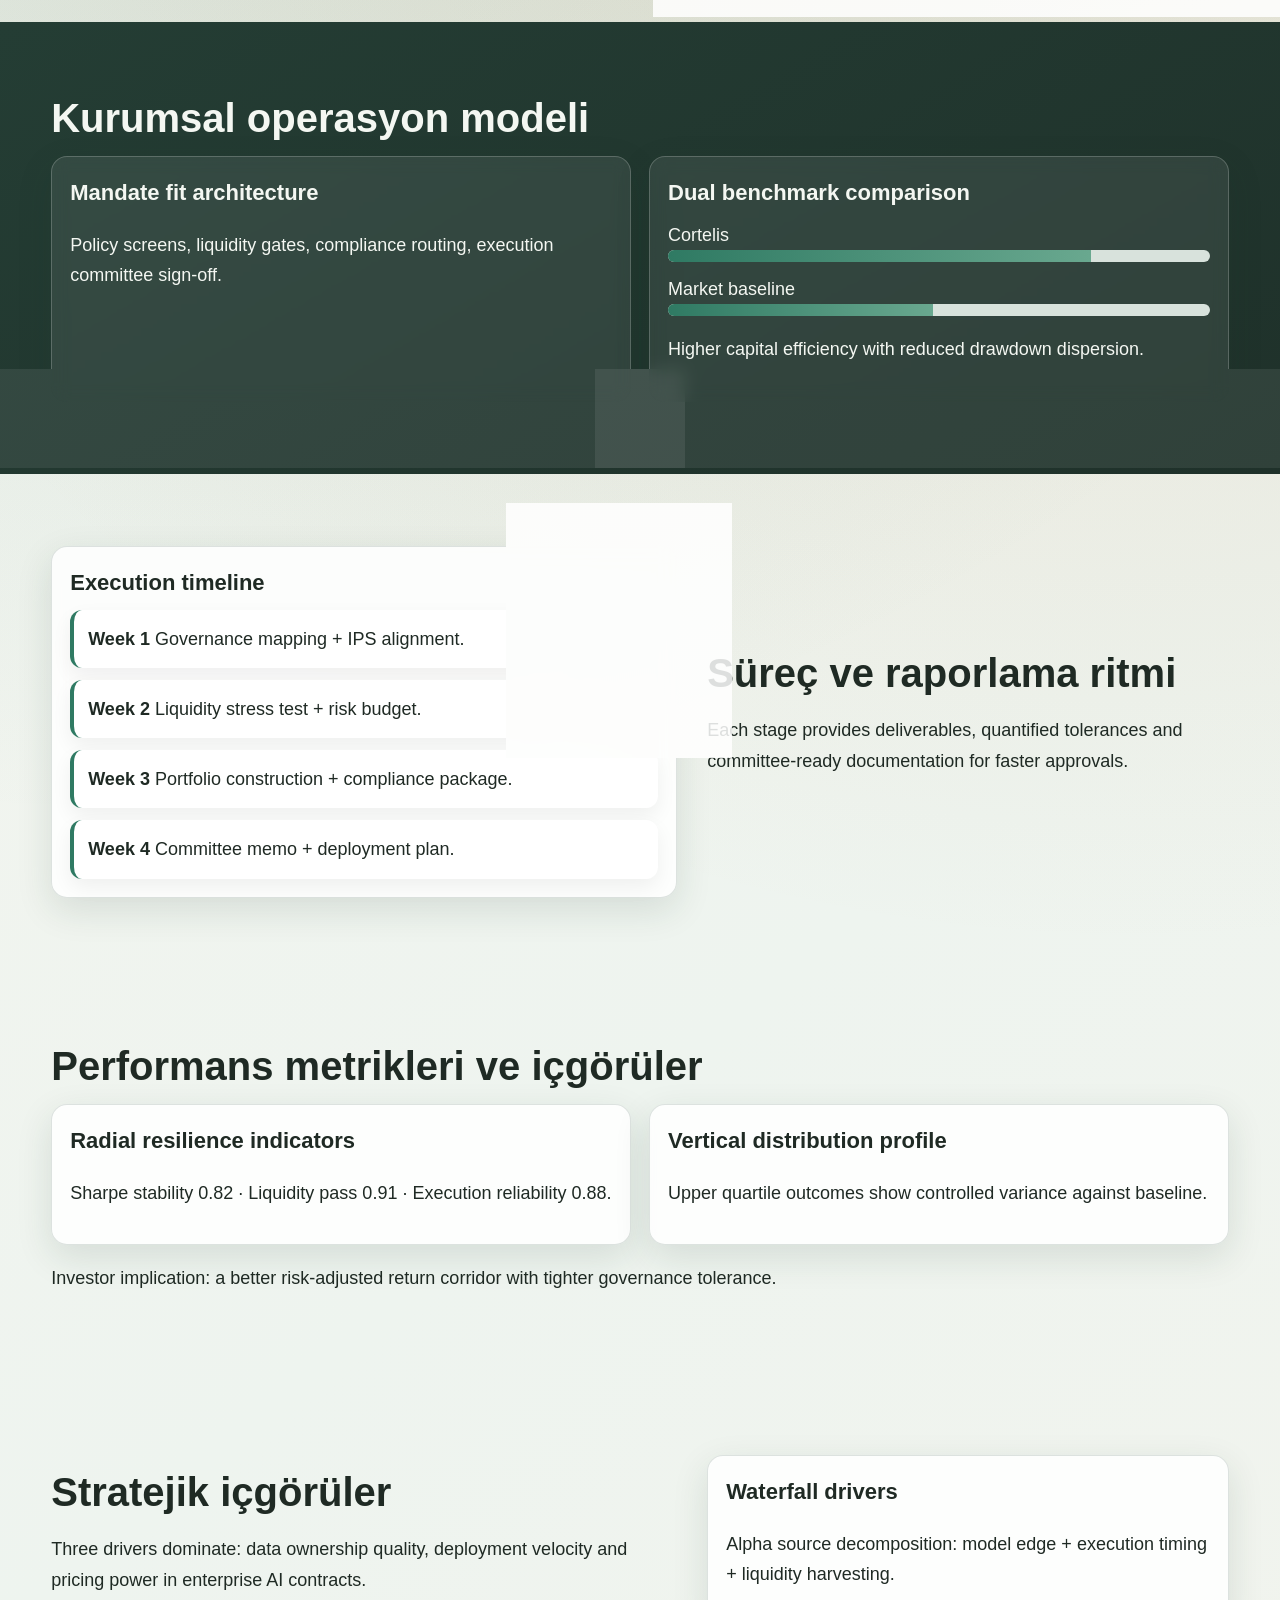
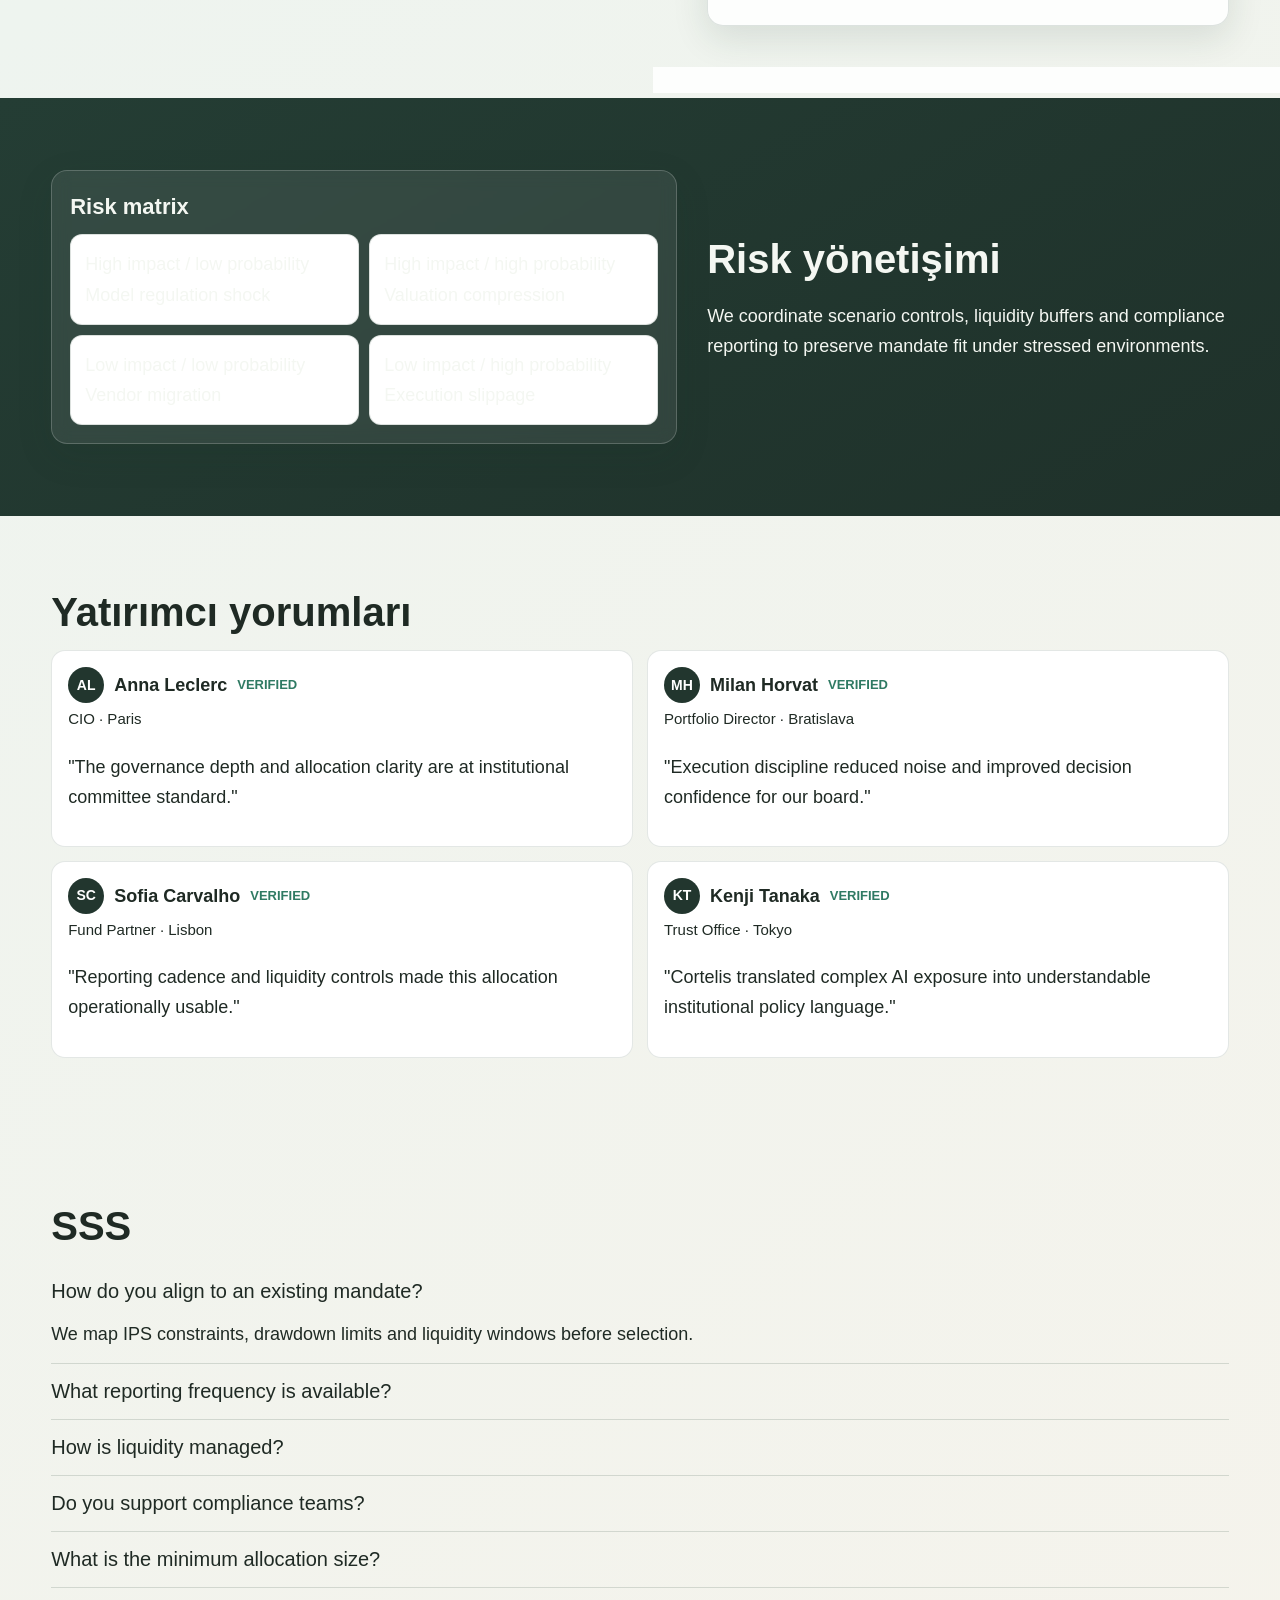
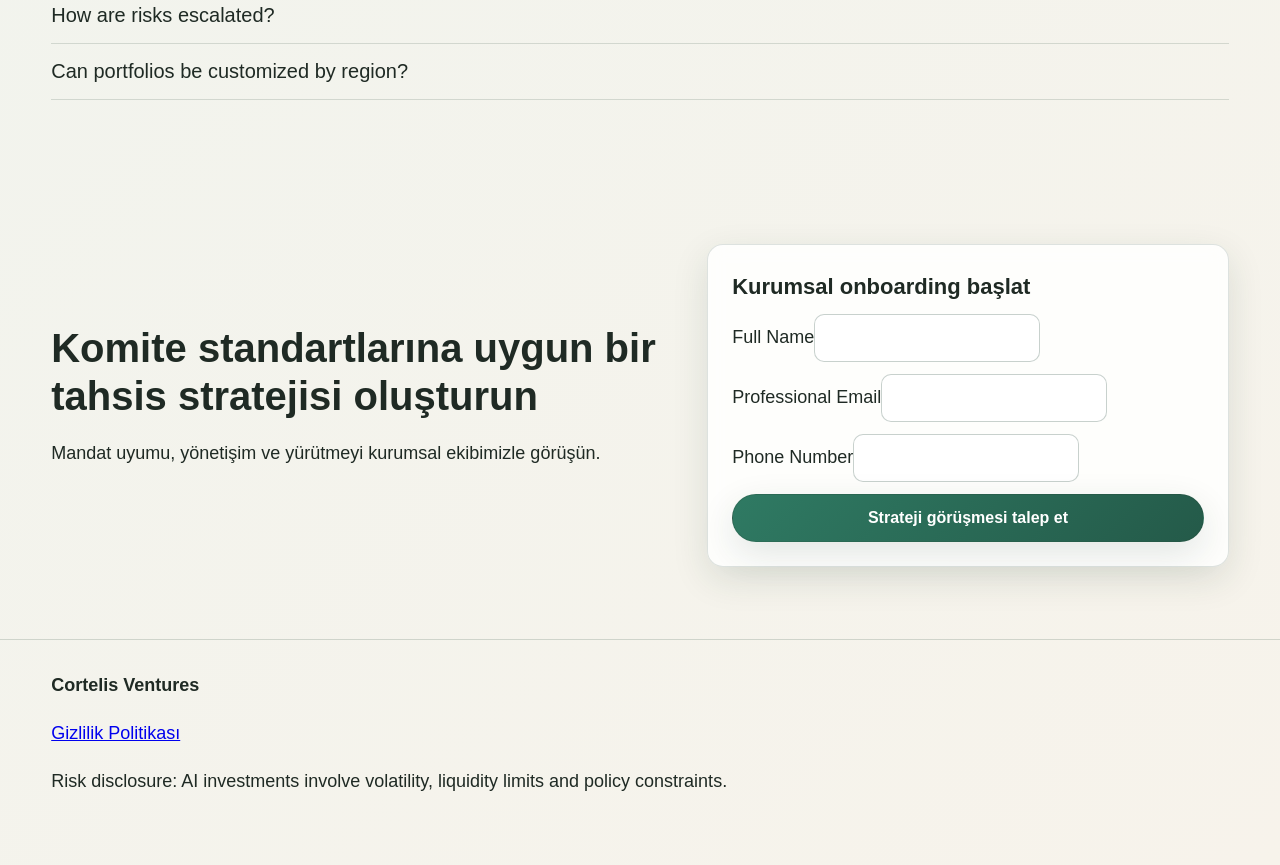
<file: tr/index.html>
<!doctype html><html lang="tr"><head><meta charset="utf-8"><meta name="viewport" content="width=device-width,initial-scale=1"><title>Kurumsal tahsis için yapay zekâ yatırımları | Cortelis Ventures</title><meta name="description" content="Cortelis Ventures yönetişim, likidite tasarımı ve yürütme disiplini ile kurumsal AI yatırımları sunar."><link rel="canonical" href="https://cortelisventures.com/tr/index.html"><meta property="og:title" content="Kurumsal tahsis için yapay zekâ yatırımları"><meta property="og:description" content="Cortelis Ventures yönetişim, likidite tasarımı ve yürütme disiplini ile kurumsal AI yatırımları sunar."><meta property="og:type" content="website"><meta property="og:url" content="https://cortelisventures.com/tr/index.html"><meta name="twitter:card" content="summary_large_image"><meta name="twitter:title" content="Kurumsal tahsis için yapay zekâ yatırımları"><meta name="twitter:description" content="Cortelis Ventures yönetişim, likidite tasarımı ve yürütme disiplini ile kurumsal AI yatırımları sunar."><link rel="alternate" hreflang="en" href="https://cortelisventures.com/index.html"><link rel="alternate" hreflang="de" href="https://cortelisventures.com/de/index.html"><link rel="alternate" hreflang="fr" href="https://cortelisventures.com/fr/index.html"><link rel="alternate" hreflang="es" href="https://cortelisventures.com/es/index.html"><link rel="alternate" hreflang="it" href="https://cortelisventures.com/it/index.html"><link rel="alternate" hreflang="tr" href="https://cortelisventures.com/tr/index.html"><link rel="alternate" hreflang="pt" href="https://cortelisventures.com/pt/index.html"><link rel="alternate" hreflang="ja" href="https://cortelisventures.com/jp/index.html"><link rel="alternate" hreflang="sk" href="https://cortelisventures.com/sk/index.html"><link rel="alternate" hreflang="nl-BE" href="https://cortelisventures.com/be/index.html"><link rel="stylesheet" href="../assets/style.css"></head><body><div class="bg-mesh"></div><header><div class="container header-inner"><div class="brand">Cortelis Ventures</div><nav><ul><li><a href="#market">Pazar</a></li><li><a href="#model">Model</a></li><li><a href="#process">Süreç</a></li><li><a href="#metrics">Metrikler</a></li><li><a href="#risk">Risk</a></li><li><a href="#faq">SSS</a></li></ul></nav><div class="right-zone"><div class="lang lang-desktop"><button class="lang-btn" data-lang-toggle>Türkçe</button><div class="lang-menu"><a href="../index.html"><span>English</span></a>
<a href="../de/index.html"><span>Deutsch</span></a>
<a href="../fr/index.html"><span>Français</span></a>
<a href="../es/index.html"><span>Español</span></a>
<a href="../it/index.html"><span>Italiano</span></a>
<a href="../tr/index.html"><span>Türkçe</span></a>
<a href="../pt/index.html"><span>Português</span></a>
<a href="../jp/index.html"><span>日本語</span></a>
<a href="../sk/index.html"><span>Slovenčina</span></a>
<a href="../be/index.html"><span>Nederlands</span></a></div></div><a class="cta-btn cta-desktop" href="#final-cta">Mandat incelemesi talep et</a><button class="drawer-toggle" aria-label="Open menu">☰</button></div></div></header><aside class="mobile-drawer"><button class="drawer-close" aria-label="Close">×</button><p><a href="#market">Pazar</a> · <a href="#model">Model</a> · <a href="#process">Süreç</a> · <a href="#metrics">Metrikler</a> · <a href="#risk">Risk</a> · <a href="#faq">SSS</a></p><div class="lang"><button class="lang-btn" data-lang-toggle>Türkçe</button><div class="lang-menu"><a href="../index.html"><span>English</span></a>
<a href="../de/index.html"><span>Deutsch</span></a>
<a href="../fr/index.html"><span>Français</span></a>
<a href="../es/index.html"><span>Español</span></a>
<a href="../it/index.html"><span>Italiano</span></a>
<a href="../tr/index.html"><span>Türkçe</span></a>
<a href="../pt/index.html"><span>Português</span></a>
<a href="../jp/index.html"><span>日本語</span></a>
<a href="../sk/index.html"><span>Slovenčina</span></a>
<a href="../be/index.html"><span>Nederlands</span></a></div></div><p><a class="cta-btn" href="#final-cta">Mandat incelemesi talep et</a></p></aside><main><section class="hero"><div class="container grid-2"><div><h1>Kurumsal tahsis için yapay zekâ yatırımları</h1><p>Kurumsal platformumuz yapay zekâ yatırımlarını tahsis disiplini, yönetişim kontrolleri, raporlama döngüsü, likidite pencereleri ve mandat uyumu ile birleştirir.</p><div class="kpi-strip"><div class="kpi"><strong>€1.2B</strong><br><small>allocation pipeline</small></div><div class="kpi"><strong>94%</strong><br><small>retention rate</small></div><div class="kpi"><strong>26</strong><br><small>active mandates</small></div><div class="kpi"><strong>48h</strong><br><small>reporting window</small></div></div></div><div class="glass form-card"><h3>Kurumsal erişim</h3><form><label>Full Name<input></label><label>Professional Email<input type="email"></label><label>Phone Number<input></label><button class="cta-btn" type="button">Strateji görüşmesi talep et</button></form></div></div></section><section class="calc"><div class="container"><div class="glass calc-module"><div class="calc-head"><div><h2>Kurumsal Tahsis Hesaplayıcı</h2><p>Yönetişim gözetimi altında aylık hedef varsayımlarına dayalı örnek koridor.</p></div><small>Illustrative only / not a guarantee.</small></div><div class="calc-row"><div class="segmented"><button class="seg-btn active" data-amount="10000" type="button">10k</button><button class="seg-btn" data-amount="50000" type="button">50k</button><button class="seg-btn" data-amount="150000" type="button">150k</button></div><div class="slider-wrap"><label for="months">3–24 ay</label><input id="months" min="3" max="24" value="12" type="range"></div><div class="pill"><span data-month-val>12</span> ay</div></div><div class="result-grid"><article class="result"><small>Low projection</small><h3 data-low></h3><small>illustrative corridor</small></article><article class="result"><small>Base projection</small><h3 data-base></h3><small>illustrative corridor</small></article><article class="result"><small>High projection</small><h3 data-high></h3><small>illustrative corridor</small></article></div><p>Yıllıklaştırılmış koridor referansı: %80–%200.</p><p>Sadece örnek koridordur. Gelecek sonuçlar için garanti değildir. Yönetişim ve likidite kısıtları geçerlidir.</p></div></div></section><section id="market"><div class="container grid-2"><div><h2>Bu pazar neden şimdi önemli</h2><p>AI yatırımları denemeden altyapı harcamasına geçti. Tahsisçiler verimlilik artışı, veri hendeği ve sermaye verimliliği kazanır.</p></div><div class="glass" style="padding:18px"><h3>Allocation composition</h3><div class="stack-bar"><span></span><span></span><span></span></div><p>Core models 45% · Applied platforms 30% · Enablement infrastructure 25%.</p></div></div></section><section id="model" class="alt"><div class="container"><h2>Kurumsal operasyon modeli</h2><div class="visual-grid"><div class="glass" style="padding:18px"><h3>Mandate fit architecture</h3><p>Policy screens, liquidity gates, compliance routing, execution committee sign-off.</p></div><div class="glass" style="padding:18px"><h3>Dual benchmark comparison</h3><div class="compare-bars"><div class="row">Cortelis<div class="bar"><i style="width:78%"></i></div></div><div class="row">Market baseline<div class="bar"><i style="width:49%"></i></div></div></div><p>Higher capital efficiency with reduced drawdown dispersion.</p></div></div></div></section><section id="process"><div class="container grid-2"><div class="glass" style="padding:18px"><h3>Execution timeline</h3><div class="timeline"><div class="t-item"><strong>Week 1</strong> Governance mapping + IPS alignment.</div><div class="t-item"><strong>Week 2</strong> Liquidity stress test + risk budget.</div><div class="t-item"><strong>Week 3</strong> Portfolio construction + compliance package.</div><div class="t-item"><strong>Week 4</strong> Committee memo + deployment plan.</div></div></div><div><h2>Süreç ve raporlama ritmi</h2><p>Each stage provides deliverables, quantified tolerances and committee-ready documentation for faster approvals.</p></div></div></section><section id="metrics"><div class="container"><h2>Performans metrikleri ve içgörüler</h2><div class="visual-grid"><article class="glass" style="padding:18px"><h3>Radial resilience indicators</h3><p>Sharpe stability 0.82 · Liquidity pass 0.91 · Execution reliability 0.88.</p></article><article class="glass" style="padding:18px"><h3>Vertical distribution profile</h3><p>Upper quartile outcomes show controlled variance against baseline.</p></article></div><p>Investor implication: a better risk-adjusted return corridor with tighter governance tolerance.</p></div></section><section><div class="container grid-2"><div><h2>Stratejik içgörüler</h2><p>Three drivers dominate: data ownership quality, deployment velocity and pricing power in enterprise AI contracts.</p></div><div class="glass" style="padding:18px"><h3>Waterfall drivers</h3><p>Alpha source decomposition: model edge + execution timing + liquidity harvesting.</p></div></div></section><section id="risk" class="alt"><div class="container grid-2"><div class="glass" style="padding:18px"><h3>Risk matrix</h3><div class="risk-matrix"><div>High impact / low probability<br>Model regulation shock</div><div>High impact / high probability<br>Valuation compression</div><div>Low impact / low probability<br>Vendor migration</div><div>Low impact / high probability<br>Execution slippage</div></div></div><div><h2>Risk yönetişimi</h2><p>We coordinate scenario controls, liquidity buffers and compliance reporting to preserve mandate fit under stressed environments.</p></div></div></section><section><div class="container"><h2>Yatırımcı yorumları</h2><div class="review-grid"><article class="review"><div class="rev-head"><div class="avatar">AL</div><strong>Anna Leclerc</strong><span class="verified">VERIFIED</span></div><small>CIO · Paris</small><p>"The governance depth and allocation clarity are at institutional committee standard."</p></article><article class="review"><div class="rev-head"><div class="avatar">MH</div><strong>Milan Horvat</strong><span class="verified">VERIFIED</span></div><small>Portfolio Director · Bratislava</small><p>"Execution discipline reduced noise and improved decision confidence for our board."</p></article><article class="review"><div class="rev-head"><div class="avatar">SC</div><strong>Sofia Carvalho</strong><span class="verified">VERIFIED</span></div><small>Fund Partner · Lisbon</small><p>"Reporting cadence and liquidity controls made this allocation operationally usable."</p></article><article class="review"><div class="rev-head"><div class="avatar">KT</div><strong>Kenji Tanaka</strong><span class="verified">VERIFIED</span></div><small>Trust Office · Tokyo</small><p>"Cortelis translated complex AI exposure into understandable institutional policy language."</p></article></div></div></section><section id="faq"><div class="container"><h2>SSS</h2><div class="faq-item open"><button class="faq-q" type="button">How do you align to an existing mandate?</button><div class="faq-answer">We map IPS constraints, drawdown limits and liquidity windows before selection.</div></div><div class="faq-item"><button class="faq-q" type="button">What reporting frequency is available?</button><div class="faq-answer">Monthly committee packs and ad-hoc event reporting within 48 hours.</div></div><div class="faq-item"><button class="faq-q" type="button">How is liquidity managed?</button><div class="faq-answer">Tiered liquidity buckets and stress scenarios are built into construction.</div></div><div class="faq-item"><button class="faq-q" type="button">Do you support compliance teams?</button><div class="faq-answer">Yes, we provide disclosure memos, policy mapping and controls evidence.</div></div><div class="faq-item"><button class="faq-q" type="button">What is the minimum allocation size?</button><div class="faq-answer">Initial mandates typically begin at institutional ticket sizes from €250k.</div></div><div class="faq-item"><button class="faq-q" type="button">How are risks escalated?</button><div class="faq-answer">Escalation thresholds trigger governance alerts and tactical de-risking actions.</div></div><div class="faq-item"><button class="faq-q" type="button">Can portfolios be customized by region?</button><div class="faq-answer">Yes, strategy sleeves can be adjusted for jurisdiction and policy limitations.</div></div></div></section><section id="final-cta"><div class="container grid-2"><div><h2>Komite standartlarına uygun bir tahsis stratejisi oluşturun</h2><p>Mandat uyumu, yönetişim ve yürütmeyi kurumsal ekibimizle görüşün.</p></div><div class="glass form-card"><h3>Kurumsal onboarding başlat</h3><form><label>Full Name<input></label><label>Professional Email<input type="email"></label><label>Phone Number<input></label><button class="cta-btn" type="button">Strateji görüşmesi talep et</button></form></div></div></section></main><footer><div class="container"><strong>Cortelis Ventures</strong><p><a href="#" data-open-privacy>Gizlilik Politikası</a></p><p>Risk disclosure: AI investments involve volatility, liquidity limits and policy constraints.</p></div></footer><div class="modal-backdrop"><div class="modal"><div class="modal-head"><button class="modal-x" data-close-privacy aria-label="Close">×</button></div><div class="modal-content"><h3>Introduction</h3><p>This policy explains how Cortelis Ventures handles personal data for institutional engagement.</p><h3>Data collection</h3><p>We collect identity, professional contact and interaction data submitted through forms.</p><h3>Legal basis</h3><p>Processing is based on consent, contractual steps and legitimate institutional communication.</p><h3>Cookies</h3><p>Essential cookies support security, language experience and session continuity.</p><h3>Retention</h3><p>Records are retained only for required regulatory and client-service periods.</p><h3>Third-party sharing</h3><p>Data may be shared with compliance, audit and infrastructure providers under agreement.</p><h3>Security</h3><p>Encryption, access control and monitoring protect confidentiality and integrity.</p><h3>User rights</h3><p>You may request access, correction, deletion or processing restriction where permitted.</p><h3>International transfers</h3><p>Cross-border transfers use contractual safeguards and regional compliance checks.</p><h3>Industry risk disclosure</h3><p>Investment outcomes are uncertain and not guaranteed, including AI-related allocations.</p><h3>Contact</h3><p>privacy@cortelisventures.com</p></div><div class="modal-foot"><button class="lang-btn" data-close-privacy>Kapat</button></div></div></div><script type="application/ld+json">{"@context":"https://schema.org","@graph":[{"@type":"Organization","name":"Cortelis Ventures","url":"https://cortelisventures.com"},{"@type":"WebSite","name":"Cortelis Ventures","url":"https://cortelisventures.com"},{"@type":"FAQPage","mainEntity":[{"@type":"Question","name":"How do you align to an existing mandate?","acceptedAnswer":{"@type":"Answer","text":"We map IPS constraints before deployment."}}]},{"@type":"Review","author":{"@type":"Person","name":"Anna Leclerc"},"reviewBody":"Governance depth meets institutional standards.","reviewRating":{"@type":"Rating","ratingValue":"5"}}]}</script><script src="../assets/app.js" defer></script></body></html>
</file>
<file: assets/style.css>
:root {
  --bg: #f5f1e8;
  --bg-alt: #ffffff;
  --ink: #1f2a24;
  --muted: #57655d;
  --accent: #2f7a63;
  --accent-2: #b47a37;
  --soft: #e8f0eb;
  --card: rgba(255, 255, 255, 0.85);
  --dark: #22362e;
  --btn-height: 48px;
  --radius: 16px;
  --shadow: 0 12px 36px rgba(28, 55, 44, 0.12);
}
* { box-sizing: border-box; }
html, body { margin:0; padding:0; }
body {
  font-family: Inter, "Segoe UI", Arial, sans-serif;
  font-size: 18px;
  line-height: 1.68;
  color: var(--ink);
  background:
    radial-gradient(circle at 8% 12%, rgba(47, 122, 99, 0.22), transparent 34%),
    radial-gradient(circle at 88% 18%, rgba(180, 122, 55, 0.2), transparent 32%),
    linear-gradient(140deg, #f8f5ee, #eef4ef 48%, #f7f3eb);
}
.bg-mesh {
  position: fixed;
  inset: 0;
  pointer-events: none;
  z-index: -1;
  background: radial-gradient(circle at 70% 72%, rgba(67, 132, 99, 0.1), transparent 42%),
              radial-gradient(circle at 14% 80%, rgba(120, 96, 70, 0.14), transparent 34%);
}
.container { width:min(1180px, 92%); margin:0 auto; }
header {
  position: sticky; top:0; z-index: 50;
  backdrop-filter: blur(10px);
  background: rgba(247, 244, 236, 0.88);
  border-bottom: 1px solid rgba(40,70,52,0.12);
}
.header-inner { display:flex; justify-content:space-between; align-items:center; min-height:82px; gap:18px; }
.brand { font-weight:700; letter-spacing:0.4px; }
nav ul { display:flex; list-style:none; gap:24px; margin:0; padding:0; }
nav a { color:var(--ink); text-decoration:none; font-weight:500; }
.right-zone { display:flex; align-items:center; gap:12px; }
.lang { position:relative; }
.lang-btn, .cta-btn {
  height: var(--btn-height);
  padding: 0 18px;
  border-radius: 999px;
  border: 1px solid rgba(36,69,52,0.22);
  font-size: 16px;
  font-weight: 600;
}
.lang-btn { background:#fff; color:var(--ink); }
.cta-btn {
  display:inline-flex; align-items:center; justify-content:center;
  background:linear-gradient(135deg, var(--accent), #245a49);
  color:#fff; text-decoration:none; box-shadow: var(--shadow);
}
.lang-menu {
  position:absolute; right:0; top:56px; min-width:210px;
  padding:10px; border-radius:14px; background: #fff;
  border:1px solid rgba(36,69,52,0.15); box-shadow: var(--shadow);
  display:none;
}
.lang.open .lang-menu { display:block; }
.lang-menu a {
  display:flex; gap:10px; align-items:center;
  padding:8px 10px; border-radius:10px; text-decoration:none; color:var(--ink);
}
.lang-menu a:hover { background: var(--soft); }
.lang-menu svg { width:18px; height:18px; border-radius:50%; flex-shrink:0; }
section { padding: 72px 0; }
.hero { padding-top: 88px; }
.grid-2 { display:grid; grid-template-columns: 1.2fr 1fr; gap:30px; align-items:center; }
.glass {
  background: var(--card);
  border: 1px solid rgba(38,70,54,0.15);
  box-shadow: var(--shadow);
  border-radius: var(--radius);
  backdrop-filter: blur(8px);
}
h1 { font-size: clamp(36px,5vw,58px); line-height:1.1; margin:0 0 16px; }
h2 { font-size: clamp(30px,3.8vw,40px); line-height:1.2; margin:0 0 14px; }
h3 { margin:0 0 8px; font-size: 22px; }
p, li, label, .faq-answer, .modal-content, footer { font-size:18px; line-height:1.68; }
.kpi-strip { display:grid; grid-template-columns:repeat(4,1fr); gap:14px; margin-top:22px; }
.kpi { padding:16px; border-radius:14px; background:#fff; border:1px solid rgba(36,69,52,0.1); box-shadow:0 8px 24px rgba(0,0,0,0.06); }
.form-card { padding:24px; }
form { display:flex; flex-direction:column; gap:12px; }
input { height:48px; border-radius:10px; border:1px solid rgba(38,71,56,0.25); padding:0 12px; font-size:16px; }
button { font-family:inherit; cursor:pointer; }
.calc { background:#f7f4ee; }
.calc-module { padding:22px; }
.calc-head { display:flex; justify-content:space-between; gap:16px; align-items:flex-start; }
.calc-row { display:grid; grid-template-columns:1fr 1.1fr auto; gap:16px; align-items:center; margin-top:16px; }
.segmented { display:flex; border:1px solid rgba(33,65,50,0.2); border-radius:999px; overflow:hidden; background:#fff; }
.seg-btn { flex:1; height:44px; border:0; background:transparent; font-weight:600; }
.seg-btn.active { background:rgba(47,122,99,0.14); color:#154c3a; }
.slider-wrap input[type=range]{ width:100%; -webkit-appearance:none; height:4px; border-radius:8px; background:#d1ddd5; }
.slider-wrap input[type=range]::-webkit-slider-thumb{ -webkit-appearance:none; width:18px; height:18px; border-radius:50%; background:var(--accent); border:2px solid #fff; box-shadow:0 2px 8px rgba(0,0,0,0.18); }
.pill { padding:8px 12px; border-radius:999px; background:#fff; border:1px solid rgba(40,70,53,0.18); font-weight:600; }
.result-grid { display:grid; grid-template-columns:repeat(3,1fr); gap:12px; margin-top:16px; }
.result { padding:16px; border-radius:14px; background:linear-gradient(160deg, #fff, #f0f5f2); border:1px solid rgba(44,79,62,0.15); box-shadow:0 10px 22px rgba(25,42,33,0.08); }
.alt { background:linear-gradient(150deg, #243d34, #1f312a); color:#f4f7f2; }
.alt .glass { background: rgba(255,255,255,0.08); border-color:rgba(255,255,255,0.2); }
.visual-grid { display:grid; grid-template-columns:repeat(2,1fr); gap:18px; }
.stack-bar { display:flex; height:22px; border-radius:999px; overflow:hidden; background:#dde7e1; }
.stack-bar span:nth-child(1){ background:#2f7a63; width:45%; }
.stack-bar span:nth-child(2){ background:#5fa58b; width:30%; }
.stack-bar span:nth-child(3){ background:#b47a37; width:25%; }
.compare-bars .row { margin-bottom:12px; }
.compare-bars .bar { height:12px; border-radius:999px; background:#d8e2dc; position:relative; overflow:hidden; }
.compare-bars .bar i { position:absolute; left:0; top:0; bottom:0; background:linear-gradient(90deg,#2f7a63,#69a88f); }
.risk-matrix { display:grid; grid-template-columns:repeat(2,1fr); gap:10px; }
.risk-matrix div { padding:14px; border-radius:12px; background:#fff; border:1px solid rgba(40,70,53,0.16); }
.timeline { display:grid; gap:12px; }
.t-item { padding:14px; border-left:4px solid var(--accent); background:#fff; border-radius:12px; box-shadow:0 8px 20px rgba(0,0,0,0.06); }
.review-grid { display:grid; grid-template-columns:repeat(2,1fr); gap:14px; }
.review { padding:16px; border-radius:14px; background:#fff; border:1px solid rgba(40,70,53,0.13); }
.rev-head { display:flex; align-items:center; gap:10px; flex-wrap:wrap; }
.avatar { width:36px; height:36px; border-radius:50%; background:var(--dark); color:#fff; display:flex; align-items:center; justify-content:center; font-size:14px; font-weight:700; }
.verified { font-size:13px; font-weight:700; color:var(--accent); }
.faq-item { border-bottom:1px solid rgba(38,70,54,0.16); }
.faq-q { width:100%; text-align:left; background:none; border:0; padding:16px 0; font-size:20px; color:inherit; }
.faq-answer { max-height:0; overflow:hidden; transition:max-height .35s ease, opacity .35s ease; opacity:0; }
.faq-item.open .faq-answer { max-height:180px; opacity:1; padding-bottom:14px; }
footer { padding:30px 0 50px; border-top:1px solid rgba(41,73,56,0.18); }
.modal-backdrop { position:fixed; inset:0; background:rgba(7,14,11,0.64); display:none; z-index:80; }
.modal-backdrop.open { display:grid; place-items:center; }
.modal {
  width:min(840px,94%); max-height:86vh; background:#fff; border-radius:16px; overflow:hidden;
  display:flex; flex-direction:column;
}
.modal-head, .modal-foot { padding:14px 18px; border-bottom:1px solid rgba(0,0,0,0.08); }
.modal-foot { border-top:1px solid rgba(0,0,0,0.08); border-bottom:0; display:flex; justify-content:flex-start; }
.modal-content { padding:18px; overflow:auto; }
.modal-x { border:0; background:none; font-size:28px; line-height:1; }
.drawer-toggle { display:none; height:44px; width:44px; border-radius:10px; border:1px solid rgba(34,67,51,0.2); background:#fff; }
.mobile-drawer { position:fixed; top:0; right:-100%; width:min(340px,90%); height:100%; background:#fff; z-index:90; padding:20px; transition:right .3s ease; overflow:auto; }
.mobile-drawer.open { right:0; }
.drawer-close { float:right; border:0; background:none; font-size:28px; }
.locked { overflow:hidden; }
@media (max-width: 900px){
  nav { display:none; }
  .cta-desktop, .lang-desktop { display:none; }
  .drawer-toggle { display:block; }
  .grid-2, .visual-grid, .review-grid, .kpi-strip, .result-grid { grid-template-columns:1fr; }
  .calc-head, .calc-row { display:block; }
  .pill { display:inline-block; margin-top:10px; }
}
</file>
